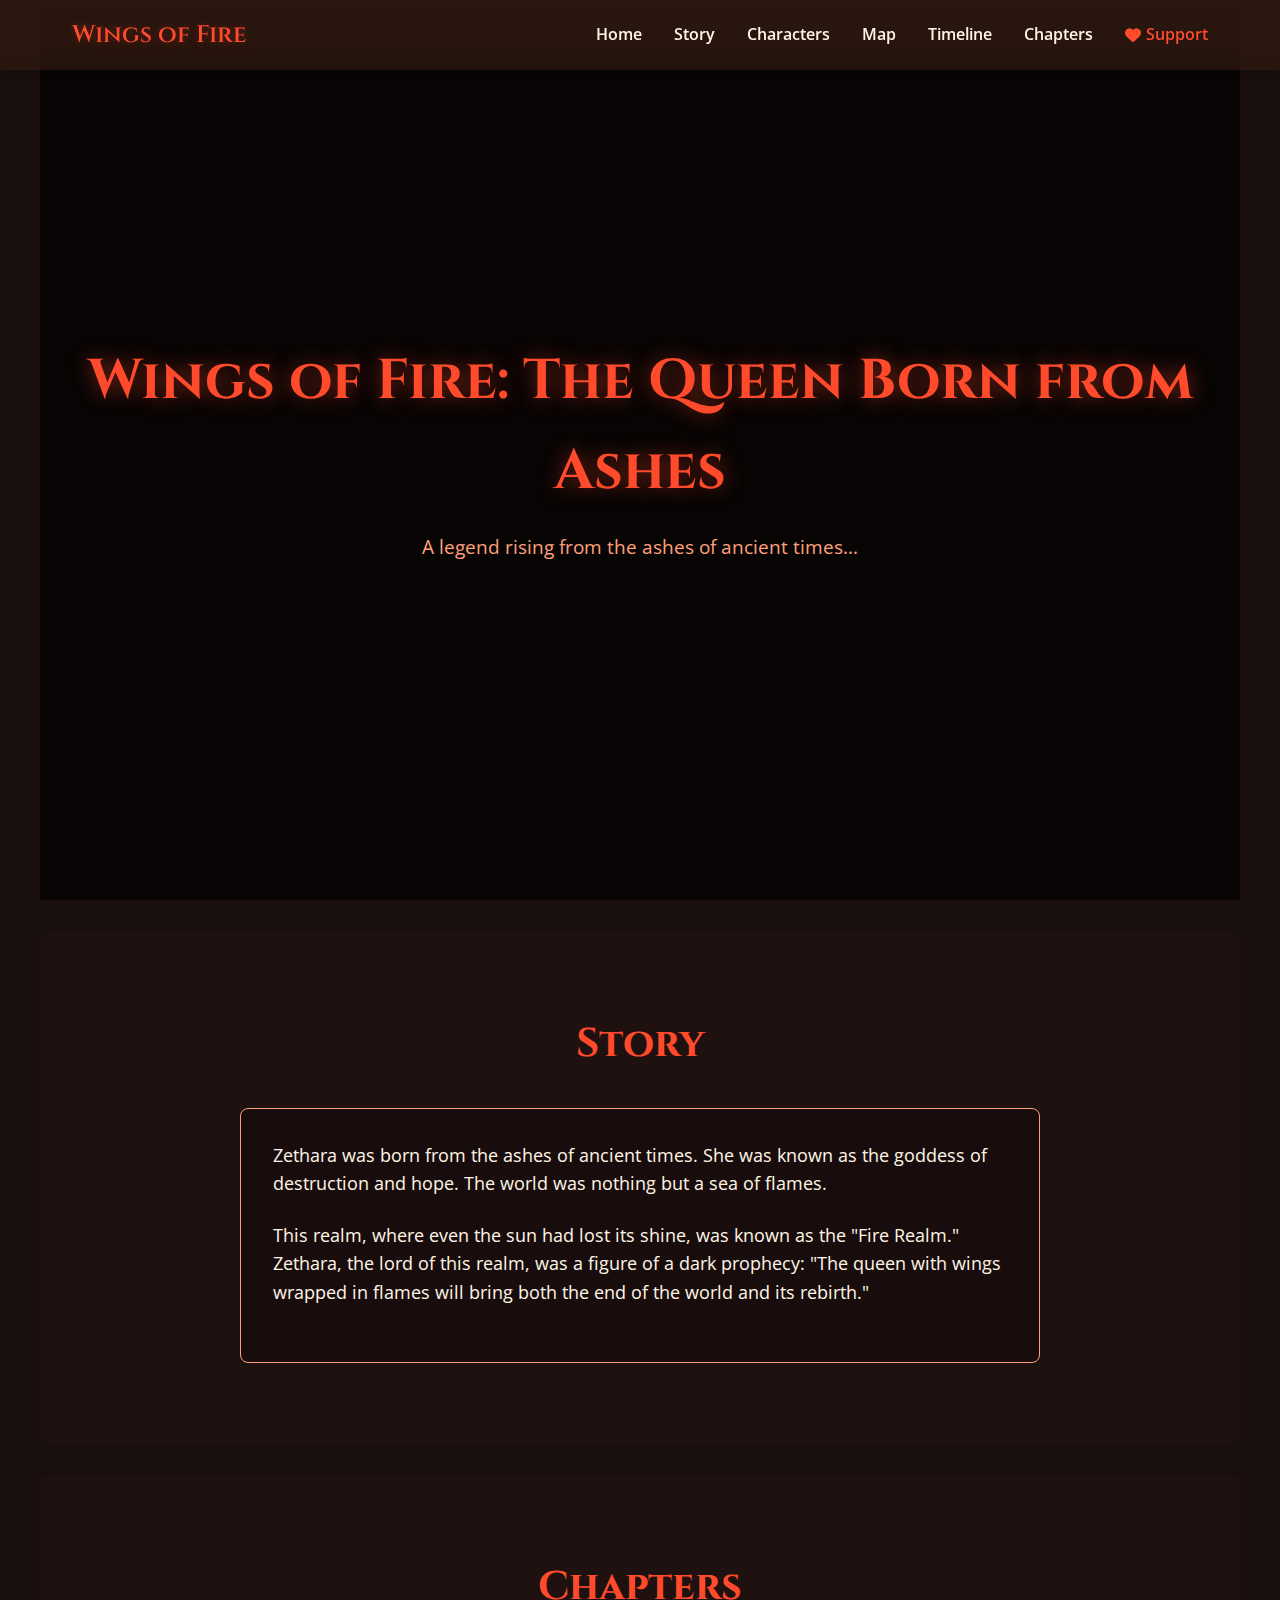
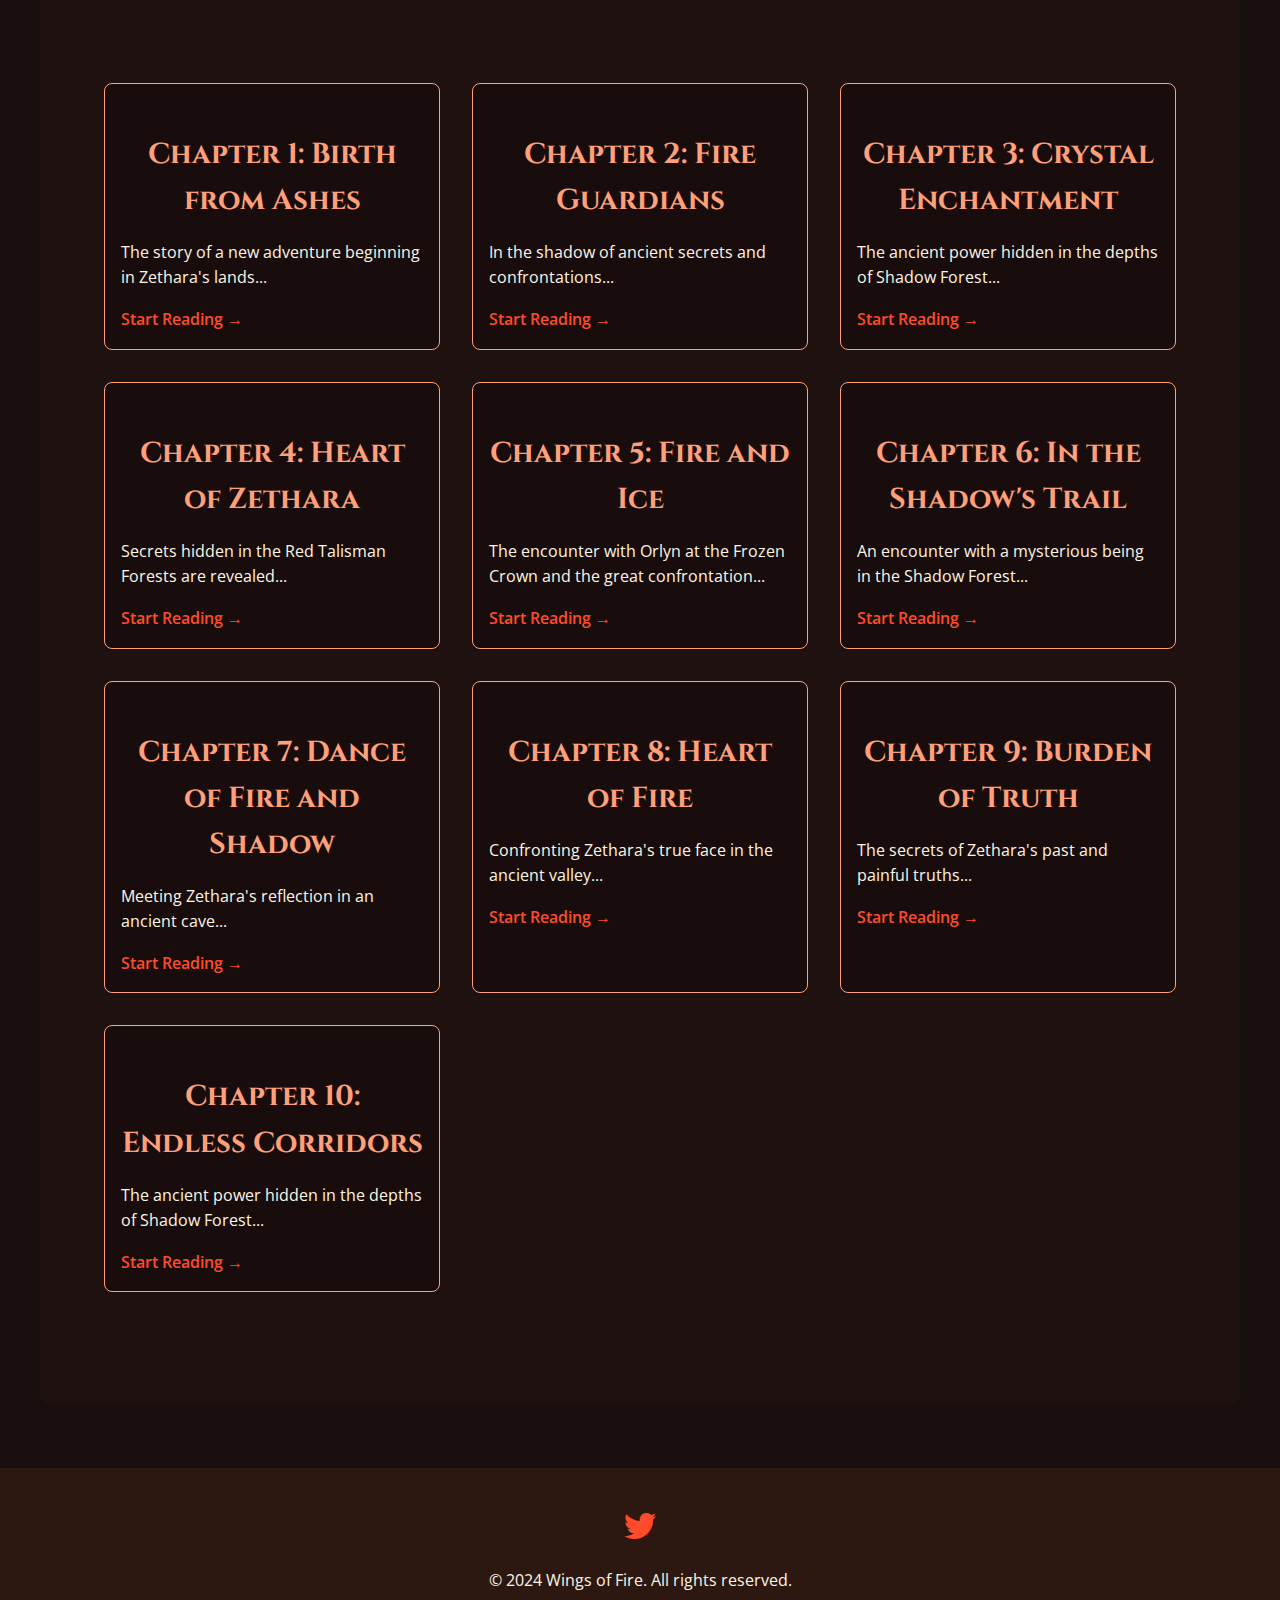
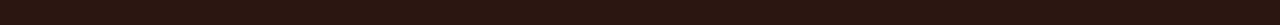
<file: index.html>
<!DOCTYPE html>
<html lang="en">
<head>
    <meta charset="UTF-8">
    <meta name="viewport" content="width=device-width, initial-scale=1.0">
    <title>Wings of Fire: The Queen Born from Ashes</title>
    <link rel="stylesheet" href="style.css">
    <link rel="stylesheet" href="https://cdnjs.cloudflare.com/ajax/libs/font-awesome/6.0.0/css/all.min.css">
</head>
<body>
    <header class="main-header">
        <nav>
            <div class="logo"><a href="index.html">Wings of Fire</a></div>
            <ul>
                <li><a href="index.html">Home</a></li>
                <li><a href="#story">Story</a></li>
                <li><a href="karakterler.html">Characters</a></li>
                <li><a href="harita.html">Map</a></li>
                <li><a href="kronoloji.html">Timeline</a></li>
                <li><a href="#chapters">Chapters</a></li>
                <li><a href="https://pump.fun/coin/EGmrt3JKU1go9qJf28cedB8XnDzFnYAwe8LSgaQ7pump" target="_blank" class="support-link"><i class="fas fa-heart"></i> Support</a></li>
            </ul>
        </nav>
    </header>

    <main>
        <section class="hero">
            <h1>Wings of Fire: The Queen Born from Ashes</h1>
            <p class="tagline">A legend rising from the ashes of ancient times...</p>
        </section>

        <section id="story" class="story-section">
            <h2>Story</h2>
            <div class="story-content">
                <p>Zethara was born from the ashes of ancient times. She was known as the goddess of destruction and hope. The world was nothing but a sea of flames.</p>
                <p>This realm, where even the sun had lost its shine, was known as the "Fire Realm." Zethara, the lord of this realm, was a figure of a dark prophecy: "The queen with wings wrapped in flames will bring both the end of the world and its rebirth."</p>
            </div>
        </section>

        <section id="chapters" class="chapters-section">
            <h2>Chapters</h2>
            <div class="chapters-grid">
                <article class="chapter-card">
                    <h3>Chapter 1: Birth from Ashes</h3>
                    <p>The story of a new adventure beginning in Zethara's lands...</p>
                    <a href="bolum1.html" class="read-more">Start Reading →</a>
                </article>
                <article class="chapter-card">
                    <h3>Chapter 2: Fire Guardians</h3>
                    <p>In the shadow of ancient secrets and confrontations...</p>
                    <a href="bolum2.html" class="read-more">Start Reading →</a>
                </article>
                <article class="chapter-card">
                    <h3>Chapter 3: Crystal Enchantment</h3>
                    <p>The ancient power hidden in the depths of Shadow Forest...</p>
                    <a href="bolum3.html" class="read-more">Start Reading →</a>
                </article>
                <article class="chapter-card">
                    <h3>Chapter 4: Heart of Zethara</h3>
                    <p>Secrets hidden in the Red Talisman Forests are revealed...</p>
                    <a href="bolum4.html" class="read-more">Start Reading →</a>
                </article>
                <article class="chapter-card">
                    <h3>Chapter 5: Fire and Ice</h3>
                    <p>The encounter with Orlyn at the Frozen Crown and the great confrontation...</p>
                    <a href="bolum5.html" class="read-more">Start Reading →</a>
                </article>
                <article class="chapter-card">
                    <h3>Chapter 6: In the Shadow's Trail</h3>
                    <p>An encounter with a mysterious being in the Shadow Forest...</p>
                    <a href="bolum6.html" class="read-more">Start Reading →</a>
                </article>
                <article class="chapter-card">
                    <h3>Chapter 7: Dance of Fire and Shadow</h3>
                    <p>Meeting Zethara's reflection in an ancient cave...</p>
                    <a href="bolum7.html" class="read-more">Start Reading →</a>
                </article>
                <article class="chapter-card">
                    <h3>Chapter 8: Heart of Fire</h3>
                    <p>Confronting Zethara's true face in the ancient valley...</p>
                    <a href="bolum8.html" class="read-more">Start Reading →</a>
                </article>
                <article class="chapter-card">
                    <h3>Chapter 9: Burden of Truth</h3>
                    <p>The secrets of Zethara's past and painful truths...</p>
                    <a href="bolum9.html" class="read-more">Start Reading →</a>
                </article>
                <article class="chapter-card">
                    <h3>Chapter 10: Endless Corridors</h3>
                    <p>The ancient power hidden in the depths of Shadow Forest...</p>
                    <a href="bolum10.html" class="read-more">Start Reading →</a>
                </article>
            </div>
        </section>
    </main>

    <footer>
        <div class="social-media">
            <a href="https://x.com/ZetharaOfficial" target="_blank" class="social-icon">
                <i class="fab fa-twitter"></i>
            </a>
        </div>
        <p>&copy; 2024 Wings of Fire. All rights reserved.</p>
    </footer>

    <script src="script.js"></script>
</body>
</html>
</file>
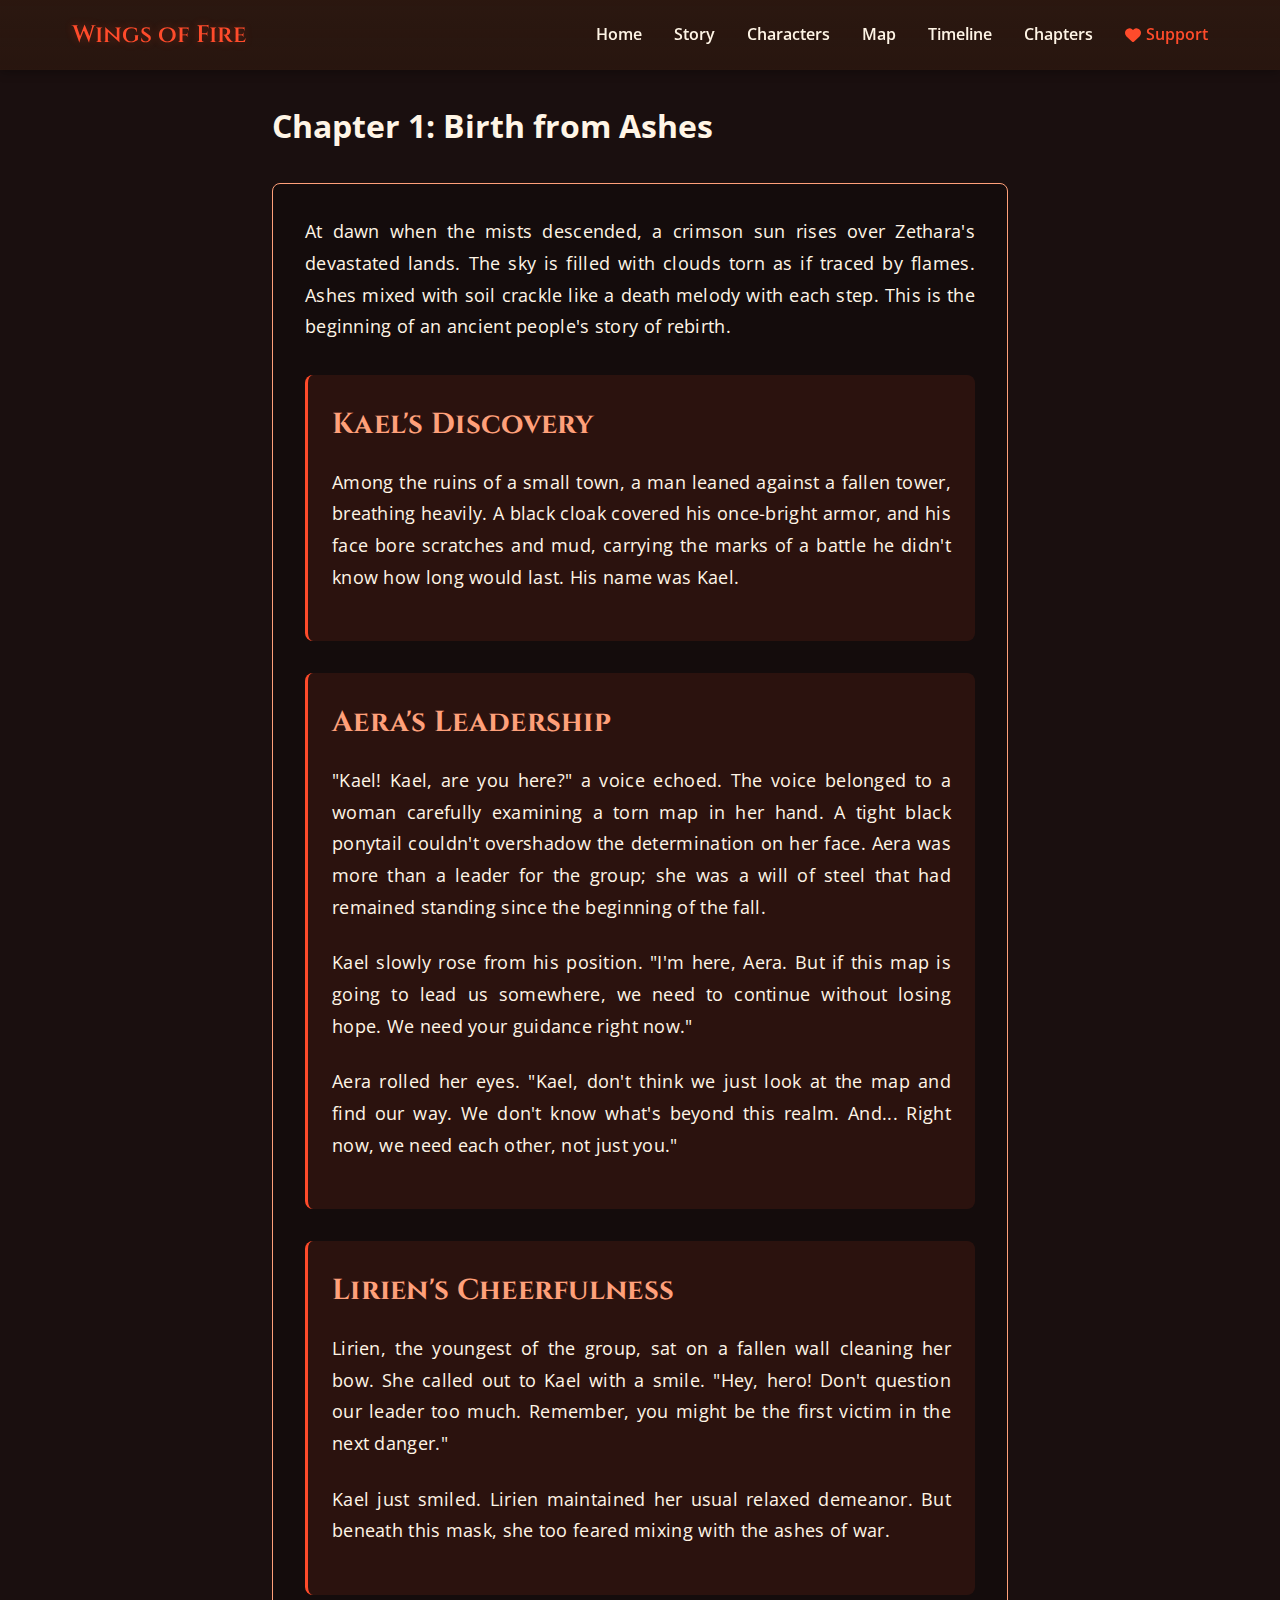
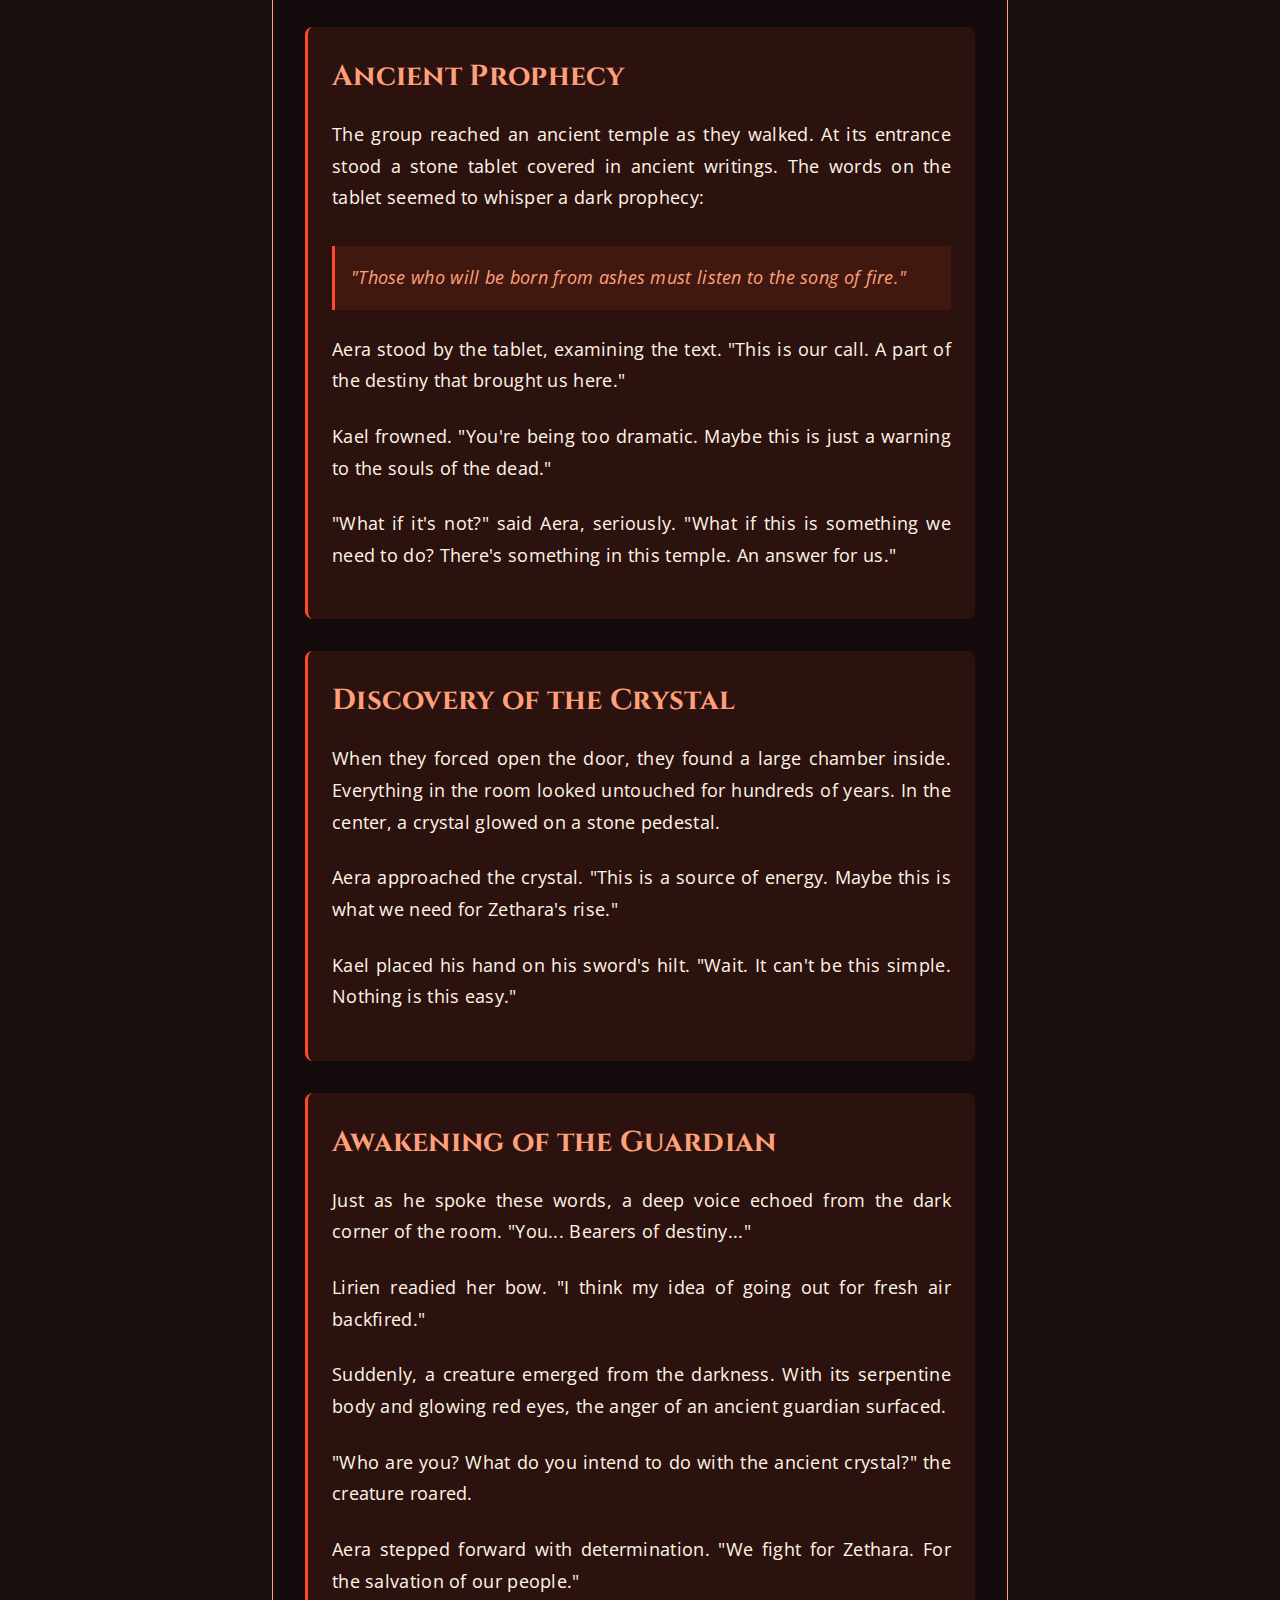
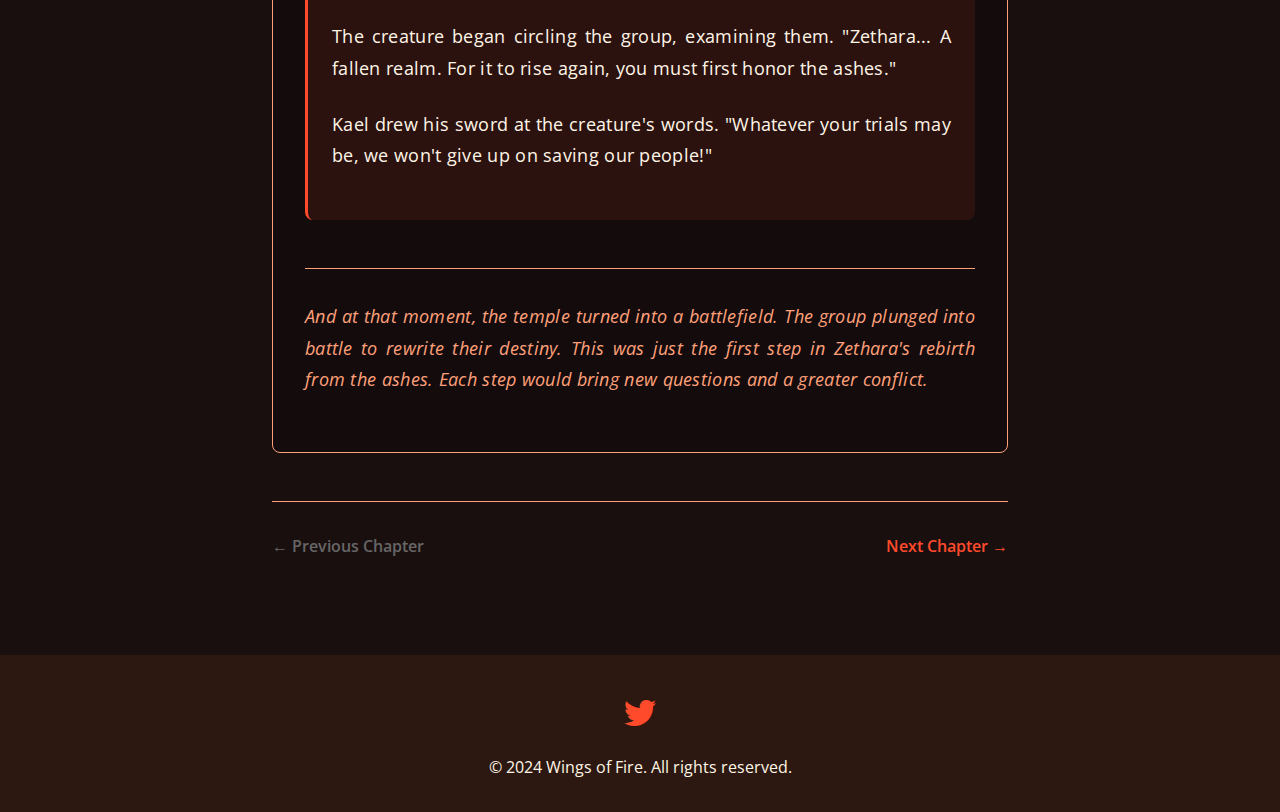
<file: bolum1.html>
<!DOCTYPE html>
<html lang="en">
<head>
    <meta charset="UTF-8">
    <meta name="viewport" content="width=device-width, initial-scale=1.0">
    <title>Chapter 1: Birth from Ashes - Wings of Fire</title>
    <link rel="stylesheet" href="style.css">
    <link rel="stylesheet" href="https://cdnjs.cloudflare.com/ajax/libs/font-awesome/6.0.0/css/all.min.css">
</head>
<body>
    <header class="main-header">
        <nav>
            <div class="logo"><a href="index.html">Wings of Fire</a></div>
            <ul>
                <li><a href="index.html">Home</a></li>
                <li><a href="index.html#story">Story</a></li>
                <li><a href="karakterler.html">Characters</a></li>
                <li><a href="harita.html">Map</a></li>
                <li><a href="kronoloji.html">Timeline</a></li>
                <li><a href="index.html#chapters">Chapters</a></li>
                <li><a href="https://pump.fun/coin/EGmrt3JKU1go9qJf28cedB8XnDzFnYAwe8LSgaQ7pump" target="_blank" class="support-link"><i class="fas fa-heart"></i> Support</a></li>
            </ul>
        </nav>
    </header>

    <main class="chapter-content">
        <article>
            <h1>Chapter 1: Birth from Ashes</h1>

            <div class="chapter-text">
                <p>At dawn when the mists descended, a crimson sun rises over Zethara's devastated lands. The sky is filled with clouds torn as if traced by flames. Ashes mixed with soil crackle like a death melody with each step. This is the beginning of an ancient people's story of rebirth.</p>

                <div class="character-section">
                    <h2>Kael's Discovery</h2>
                    <p>Among the ruins of a small town, a man leaned against a fallen tower, breathing heavily. A black cloak covered his once-bright armor, and his face bore scratches and mud, carrying the marks of a battle he didn't know how long would last. His name was Kael.</p>
                </div>

                <div class="character-section">
                    <h2>Aera's Leadership</h2>
                    <p>"Kael! Kael, are you here?" a voice echoed. The voice belonged to a woman carefully examining a torn map in her hand. A tight black ponytail couldn't overshadow the determination on her face. Aera was more than a leader for the group; she was a will of steel that had remained standing since the beginning of the fall.</p>
                    <p>Kael slowly rose from his position. "I'm here, Aera. But if this map is going to lead us somewhere, we need to continue without losing hope. We need your guidance right now."</p>
                    <p>Aera rolled her eyes. "Kael, don't think we just look at the map and find our way. We don't know what's beyond this realm. And... Right now, we need each other, not just you."</p>
                </div>

                <div class="character-section">
                    <h2>Lirien's Cheerfulness</h2>
                    <p>Lirien, the youngest of the group, sat on a fallen wall cleaning her bow. She called out to Kael with a smile. "Hey, hero! Don't question our leader too much. Remember, you might be the first victim in the next danger."</p>
                    <p>Kael just smiled. Lirien maintained her usual relaxed demeanor. But beneath this mask, she too feared mixing with the ashes of war.</p>
                </div>

                <div class="character-section">
                    <h2>Ancient Prophecy</h2>
                    <p>The group reached an ancient temple as they walked. At its entrance stood a stone tablet covered in ancient writings. The words on the tablet seemed to whisper a dark prophecy:</p>
                    <p class="quote">"Those who will be born from ashes must listen to the song of fire."</p>
                    <p>Aera stood by the tablet, examining the text. "This is our call. A part of the destiny that brought us here."</p>
                    <p>Kael frowned. "You're being too dramatic. Maybe this is just a warning to the souls of the dead."</p>
                    <p>"What if it's not?" said Aera, seriously. "What if this is something we need to do? There's something in this temple. An answer for us."</p>
                </div>

                <div class="character-section">
                    <h2>Discovery of the Crystal</h2>
                    <p>When they forced open the door, they found a large chamber inside. Everything in the room looked untouched for hundreds of years. In the center, a crystal glowed on a stone pedestal.</p>
                    <p>Aera approached the crystal. "This is a source of energy. Maybe this is what we need for Zethara's rise."</p>
                    <p>Kael placed his hand on his sword's hilt. "Wait. It can't be this simple. Nothing is this easy."</p>
                </div>

                <div class="character-section">
                    <h2>Awakening of the Guardian</h2>
                    <p>Just as he spoke these words, a deep voice echoed from the dark corner of the room. "You... Bearers of destiny..."</p>
                    <p>Lirien readied her bow. "I think my idea of going out for fresh air backfired."</p>
                    <p>Suddenly, a creature emerged from the darkness. With its serpentine body and glowing red eyes, the anger of an ancient guardian surfaced.</p>
                    <p>"Who are you? What do you intend to do with the ancient crystal?" the creature roared.</p>
                    <p>Aera stepped forward with determination. "We fight for Zethara. For the salvation of our people."</p>
                    <p>The creature began circling the group, examining them. "Zethara... A fallen realm. For it to rise again, you must first honor the ashes."</p>
                    <p>Kael drew his sword at the creature's words. "Whatever your trials may be, we won't give up on saving our people!"</p>
                </div>

                <p class="chapter-end">And at that moment, the temple turned into a battlefield. The group plunged into battle to rewrite their destiny. This was just the first step in Zethara's rebirth from the ashes. Each step would bring new questions and a greater conflict.</p>
            </div>

            <div class="chapter-navigation">
                <a href="#" class="nav-button disabled">← Previous Chapter</a>
                <a href="bolum2.html" class="nav-button">Next Chapter →</a>
            </div>
        </article>
    </main>

    <footer>
        <div class="social-media">
            <a href="https://x.com/ZetharaOfficial" target="_blank" class="social-icon">
                <i class="fab fa-twitter"></i>
            </a>
        </div>
        <p>&copy; 2024 Wings of Fire. All rights reserved.</p>
    </footer>

    <script>
        // Chapter transition animation
        document.querySelectorAll('.nav-button').forEach(button => {
            button.addEventListener('click', function(e) {
                if (!this.classList.contains('disabled')) {
                    e.preventDefault();
                    const href = this.getAttribute('href');
                    
                    // Flame animation
                    const flame = document.createElement('div');
                    flame.className = 'flame-transition';
                    document.body.appendChild(flame);

                    // Redirect after animation completes
                    setTimeout(() => {
                        window.location.href = href;
                    }, 1000);
                }
            });
        });
    </script>
</body>
</html>
</file>
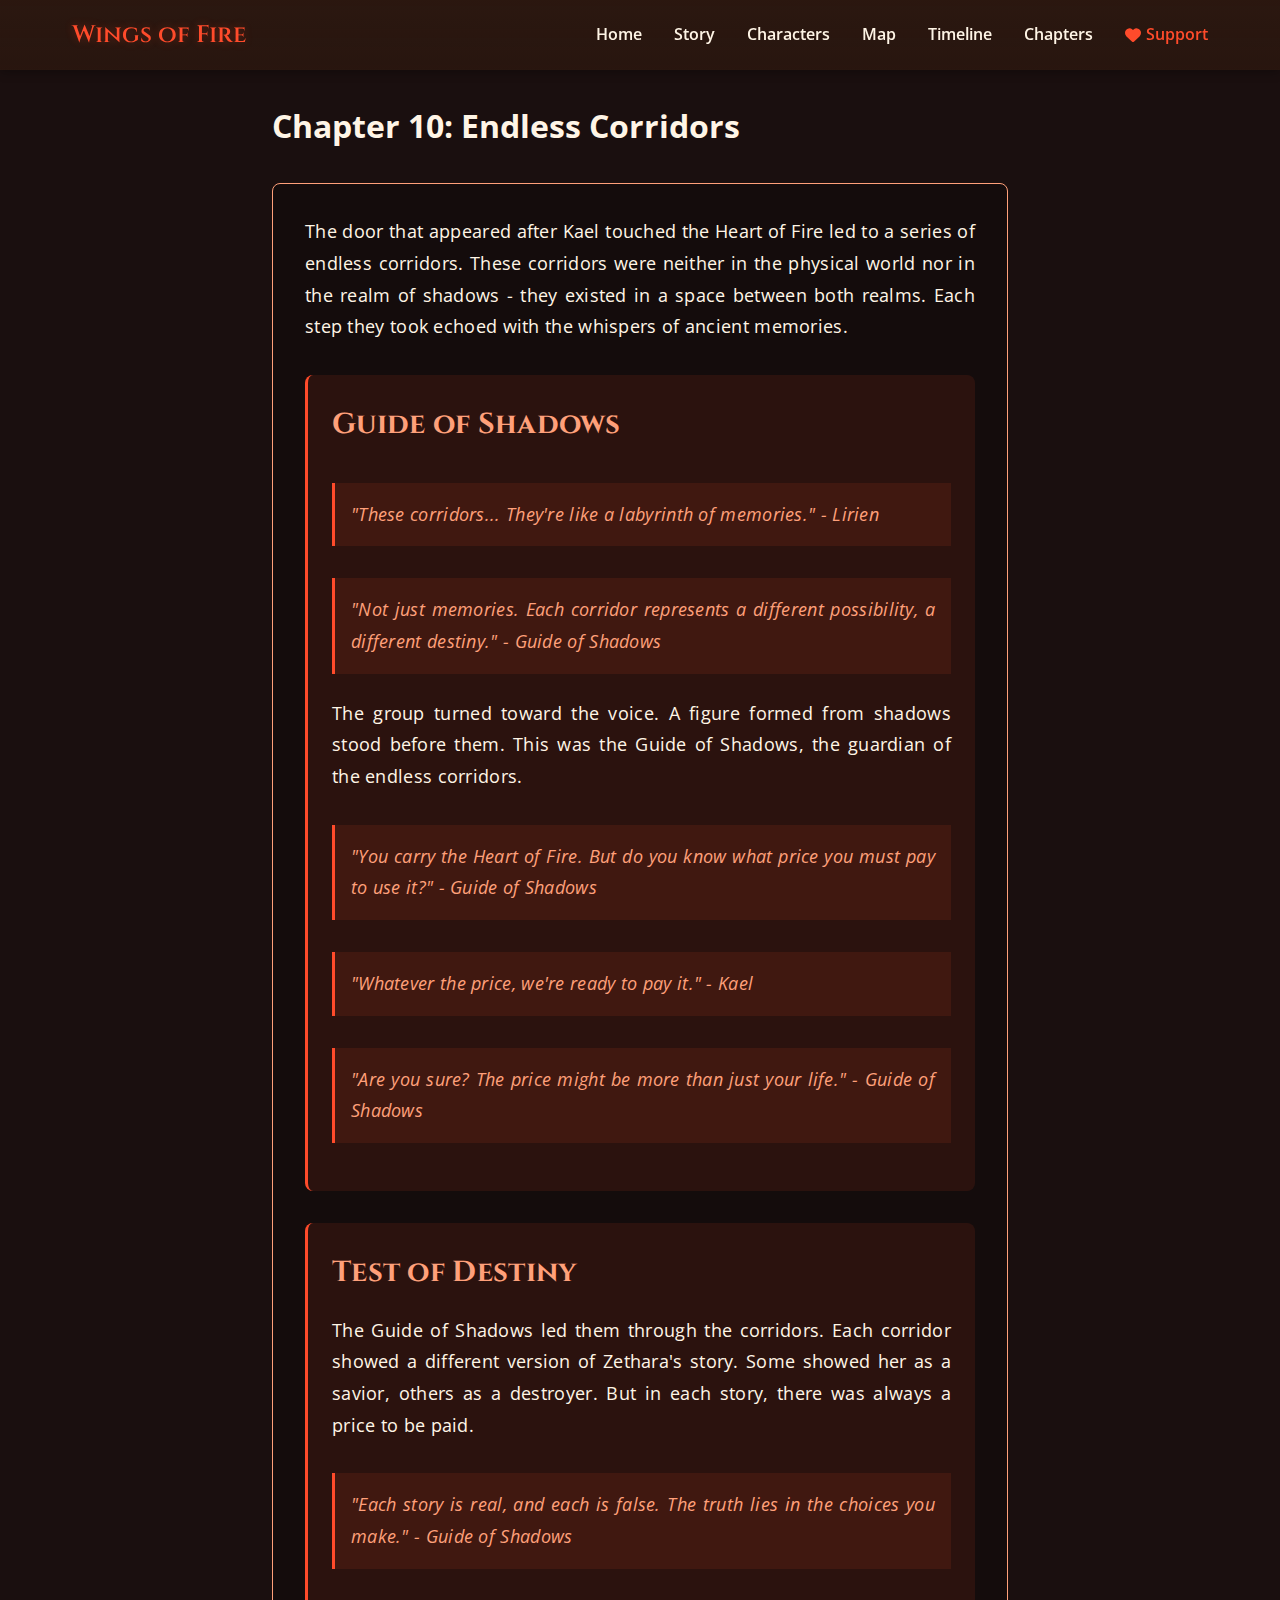
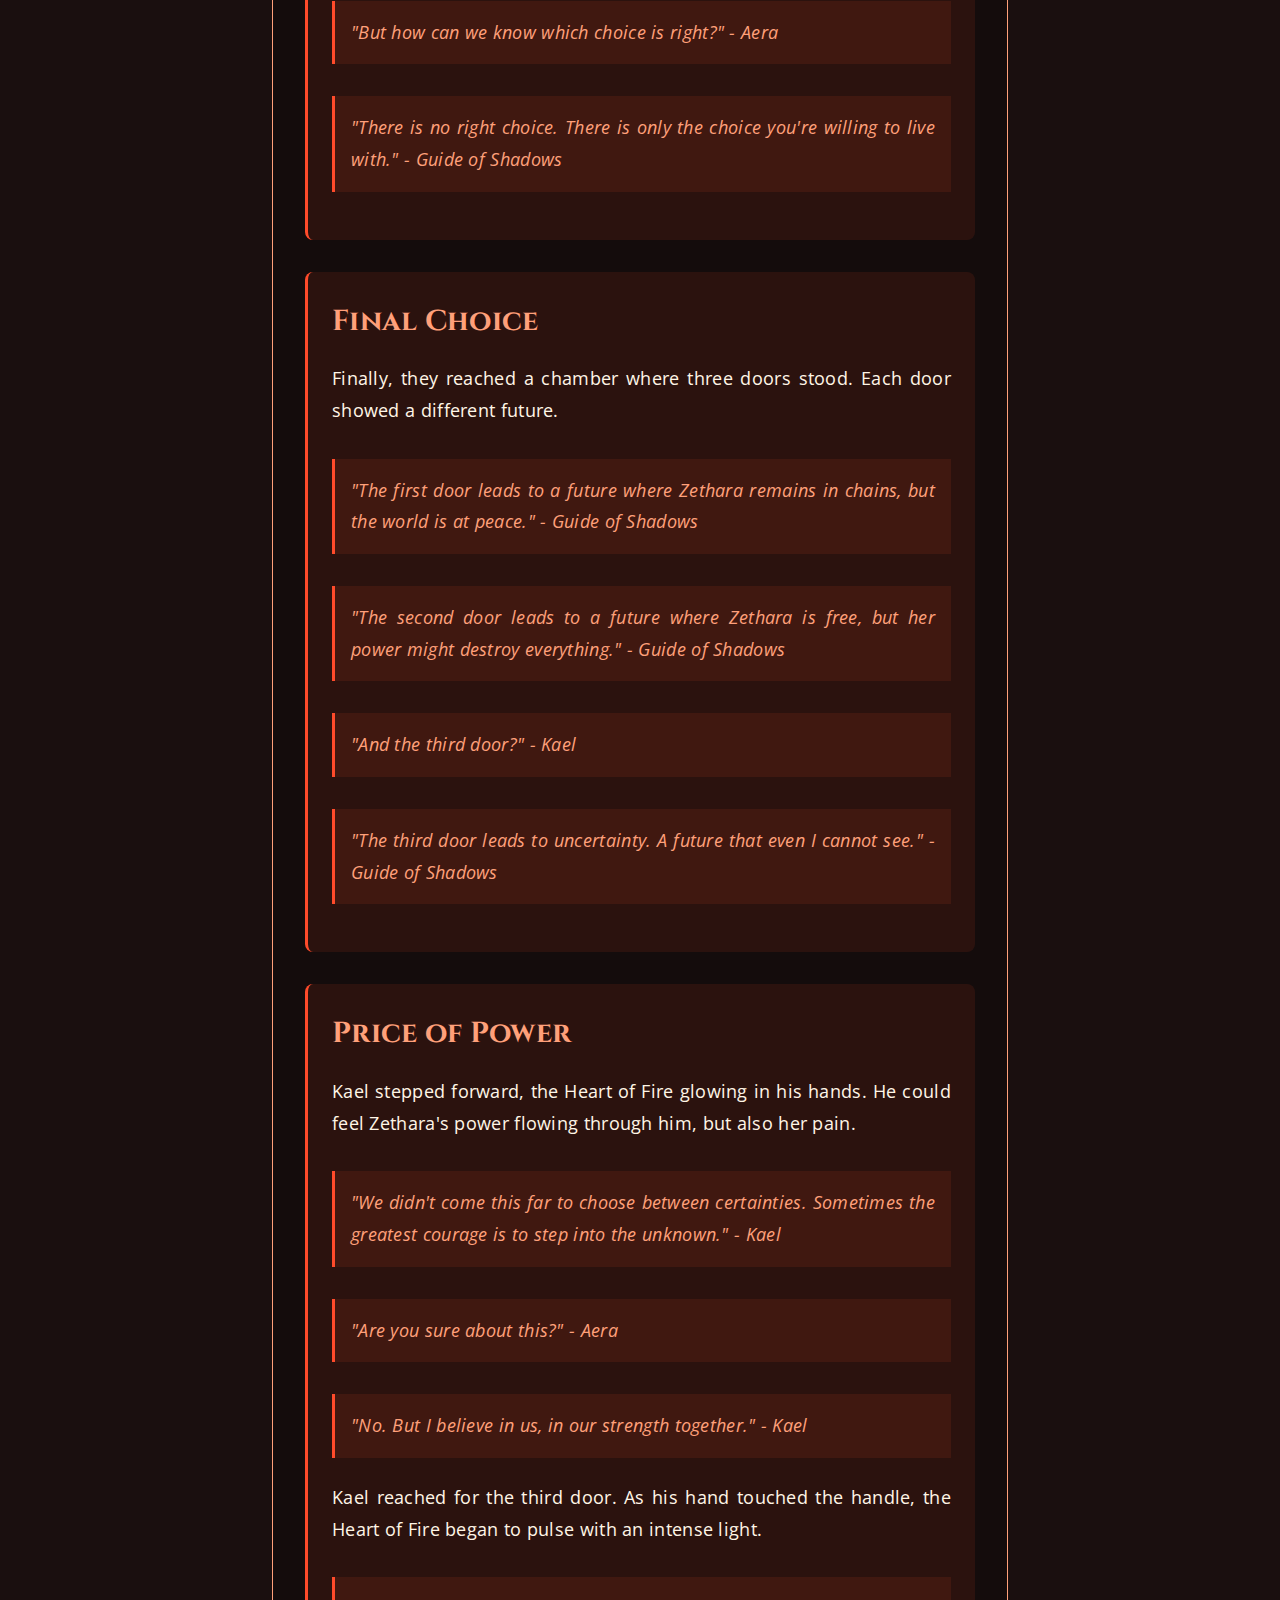
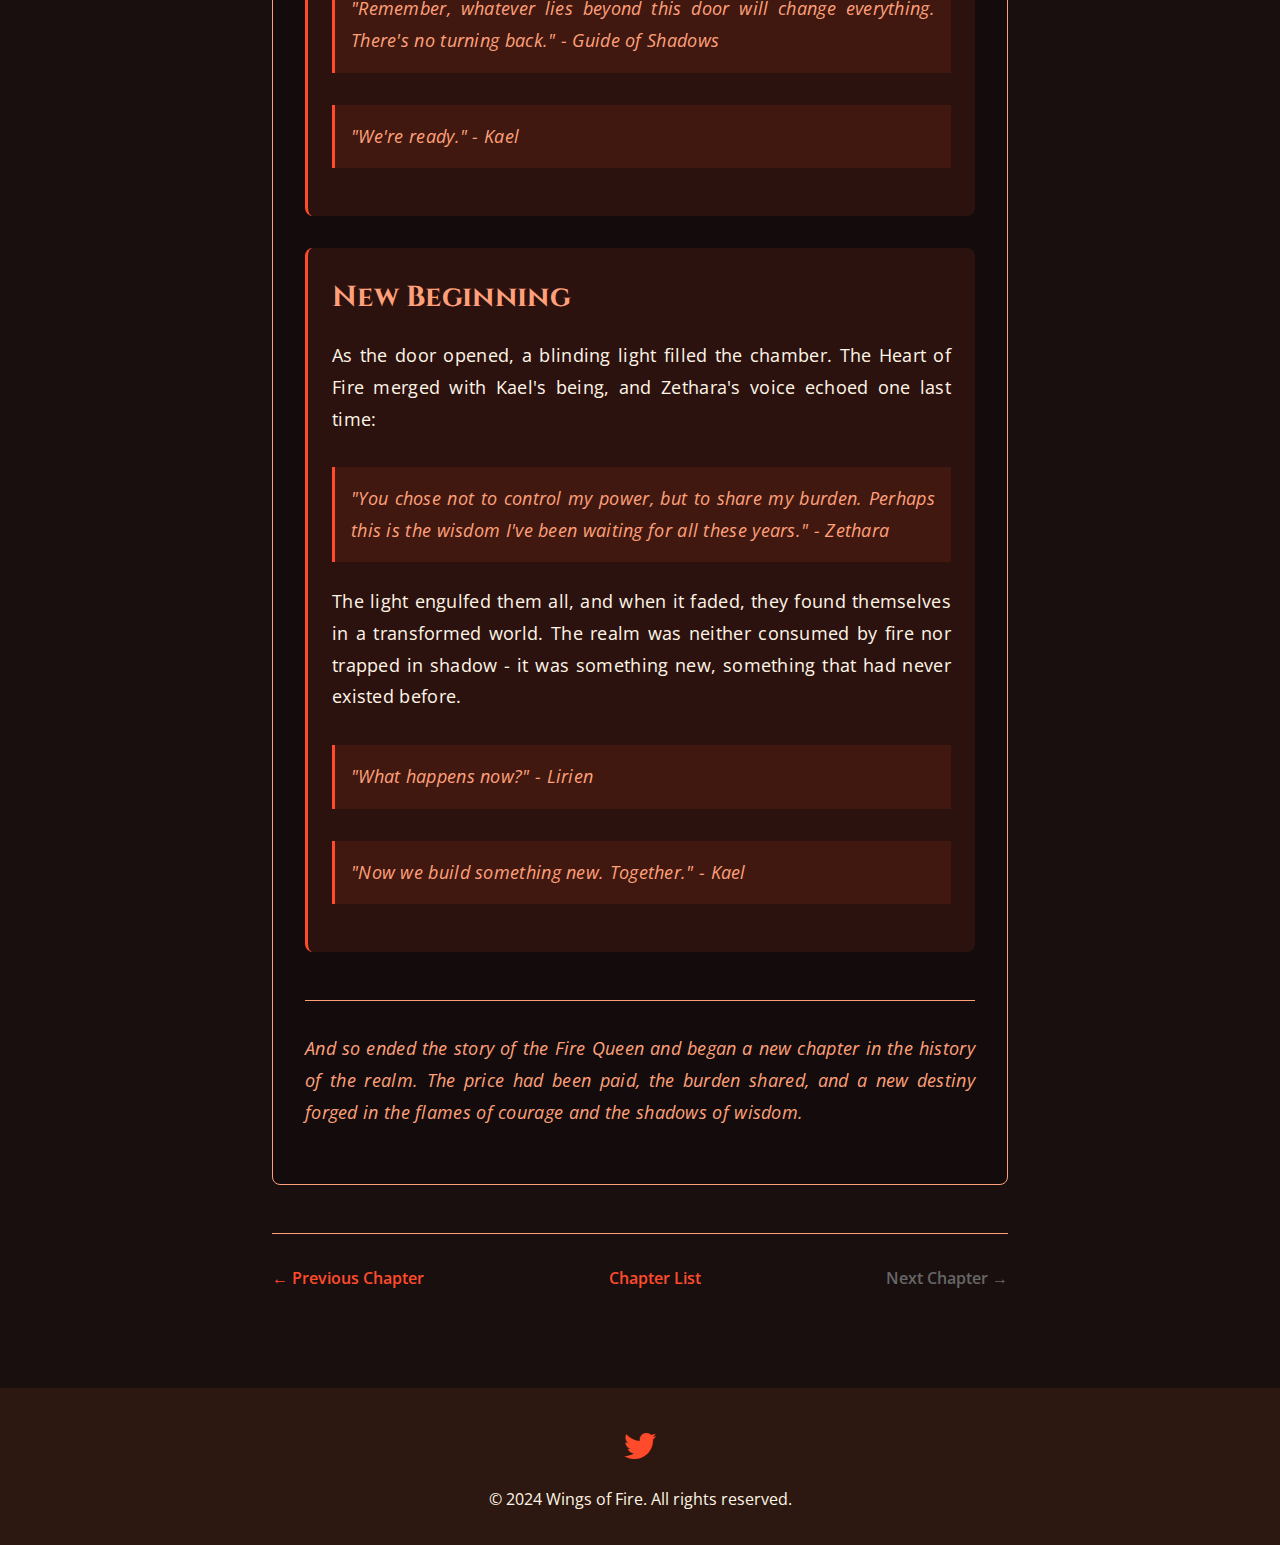
<file: bolum10.html>
<!DOCTYPE html>
<html lang="en">
<head>
    <meta charset="UTF-8">
    <meta name="viewport" content="width=device-width, initial-scale=1.0">
    <title>Chapter 10: Endless Corridors - Wings of Fire</title>
    <link rel="stylesheet" href="style.css">
    <link rel="stylesheet" href="https://cdnjs.cloudflare.com/ajax/libs/font-awesome/6.0.0/css/all.min.css">
</head>
<body>
    <header class="main-header">
        <nav>
            <div class="logo"><a href="index.html">Wings of Fire</a></div>
            <ul>
                <li><a href="index.html">Home</a></li>
                <li><a href="index.html#story">Story</a></li>
                <li><a href="karakterler.html">Characters</a></li>
                <li><a href="harita.html">Map</a></li>
                <li><a href="kronoloji.html">Timeline</a></li>
                <li><a href="index.html#chapters">Chapters</a></li>
                <li><a href="https://pump.fun/coin/EGmrt3JKU1go9qJf28cedB8XnDzFnYAwe8LSgaQ7pump" target="_blank" class="support-link"><i class="fas fa-heart"></i> Support</a></li>
            </ul>
        </nav>
    </header>

    <main class="chapter-content">
        <article class="chapter">
            <h1>Chapter 10: Endless Corridors</h1>
            
            <div class="chapter-text">
                <p>The door that appeared after Kael touched the Heart of Fire led to a series of endless corridors. These corridors were neither in the physical world nor in the realm of shadows - they existed in a space between both realms. Each step they took echoed with the whispers of ancient memories.</p>

                <div class="character-section">
                    <h2>Guide of Shadows</h2>
                    <div class="dialogue">
                        <p class="quote">"These corridors... They're like a labyrinth of memories." - Lirien</p>
                        <p class="quote">"Not just memories. Each corridor represents a different possibility, a different destiny." - Guide of Shadows</p>
                    </div>

                    <p>The group turned toward the voice. A figure formed from shadows stood before them. This was the Guide of Shadows, the guardian of the endless corridors.</p>

                    <div class="dialogue">
                        <p class="quote">"You carry the Heart of Fire. But do you know what price you must pay to use it?" - Guide of Shadows</p>
                        <p class="quote">"Whatever the price, we're ready to pay it." - Kael</p>
                        <p class="quote">"Are you sure? The price might be more than just your life." - Guide of Shadows</p>
                    </div>
                </div>

                <div class="character-section">
                    <h2>Test of Destiny</h2>
                    <p>The Guide of Shadows led them through the corridors. Each corridor showed a different version of Zethara's story. Some showed her as a savior, others as a destroyer. But in each story, there was always a price to be paid.</p>

                    <div class="dialogue">
                        <p class="quote">"Each story is real, and each is false. The truth lies in the choices you make." - Guide of Shadows</p>
                        <p class="quote">"But how can we know which choice is right?" - Aera</p>
                        <p class="quote">"There is no right choice. There is only the choice you're willing to live with." - Guide of Shadows</p>
                    </div>
                </div>

                <div class="character-section">
                    <h2>Final Choice</h2>
                    <p>Finally, they reached a chamber where three doors stood. Each door showed a different future.</p>

                    <div class="dialogue">
                        <p class="quote">"The first door leads to a future where Zethara remains in chains, but the world is at peace." - Guide of Shadows</p>
                        <p class="quote">"The second door leads to a future where Zethara is free, but her power might destroy everything." - Guide of Shadows</p>
                        <p class="quote">"And the third door?" - Kael</p>
                        <p class="quote">"The third door leads to uncertainty. A future that even I cannot see." - Guide of Shadows</p>
                    </div>
                </div>

                <div class="character-section">
                    <h2>Price of Power</h2>
                    <p>Kael stepped forward, the Heart of Fire glowing in his hands. He could feel Zethara's power flowing through him, but also her pain.</p>

                    <div class="dialogue">
                        <p class="quote">"We didn't come this far to choose between certainties. Sometimes the greatest courage is to step into the unknown." - Kael</p>
                        <p class="quote">"Are you sure about this?" - Aera</p>
                        <p class="quote">"No. But I believe in us, in our strength together." - Kael</p>
                    </div>

                    <p>Kael reached for the third door. As his hand touched the handle, the Heart of Fire began to pulse with an intense light.</p>

                    <div class="dialogue">
                        <p class="quote">"Remember, whatever lies beyond this door will change everything. There's no turning back." - Guide of Shadows</p>
                        <p class="quote">"We're ready." - Kael</p>
                    </div>
                </div>

                <div class="character-section">
                    <h2>New Beginning</h2>
                    <p>As the door opened, a blinding light filled the chamber. The Heart of Fire merged with Kael's being, and Zethara's voice echoed one last time:</p>

                    <div class="dialogue">
                        <p class="quote">"You chose not to control my power, but to share my burden. Perhaps this is the wisdom I've been waiting for all these years." - Zethara</p>
                    </div>

                    <p>The light engulfed them all, and when it faded, they found themselves in a transformed world. The realm was neither consumed by fire nor trapped in shadow - it was something new, something that had never existed before.</p>

                    <div class="dialogue">
                        <p class="quote">"What happens now?" - Lirien</p>
                        <p class="quote">"Now we build something new. Together." - Kael</p>
                    </div>
                </div>

                <p class="chapter-end">And so ended the story of the Fire Queen and began a new chapter in the history of the realm. The price had been paid, the burden shared, and a new destiny forged in the flames of courage and the shadows of wisdom.</p>
            </div>

            <div class="chapter-navigation">
                <a href="bolum9.html" class="nav-button">← Previous Chapter</a>
                <a href="index.html#chapters" class="nav-button">Chapter List</a>
                <a href="#" class="nav-button disabled">Next Chapter →</a>
            </div>
        </article>
    </main>

    <footer>
        <div class="social-media">
            <a href="https://x.com/ZetharaOfficial" target="_blank" class="social-icon">
                <i class="fab fa-twitter"></i>
            </a>
        </div>
        <p>&copy; 2024 Wings of Fire. All rights reserved.</p>
    </footer>

    <script>
        // Chapter transition animation
        document.querySelectorAll('.nav-button').forEach(button => {
            button.addEventListener('click', function(e) {
                if (!this.classList.contains('disabled')) {
                    e.preventDefault();
                    const href = this.getAttribute('href');
                    
                    // Flame animation
                    const flame = document.createElement('div');
                    flame.className = 'flame-transition';
                    document.body.appendChild(flame);

                    // Redirect after animation completes
                    setTimeout(() => {
                        window.location.href = href;
                    }, 1000);
                }
            });
        });
    </script>
</body>
</html>
</file>
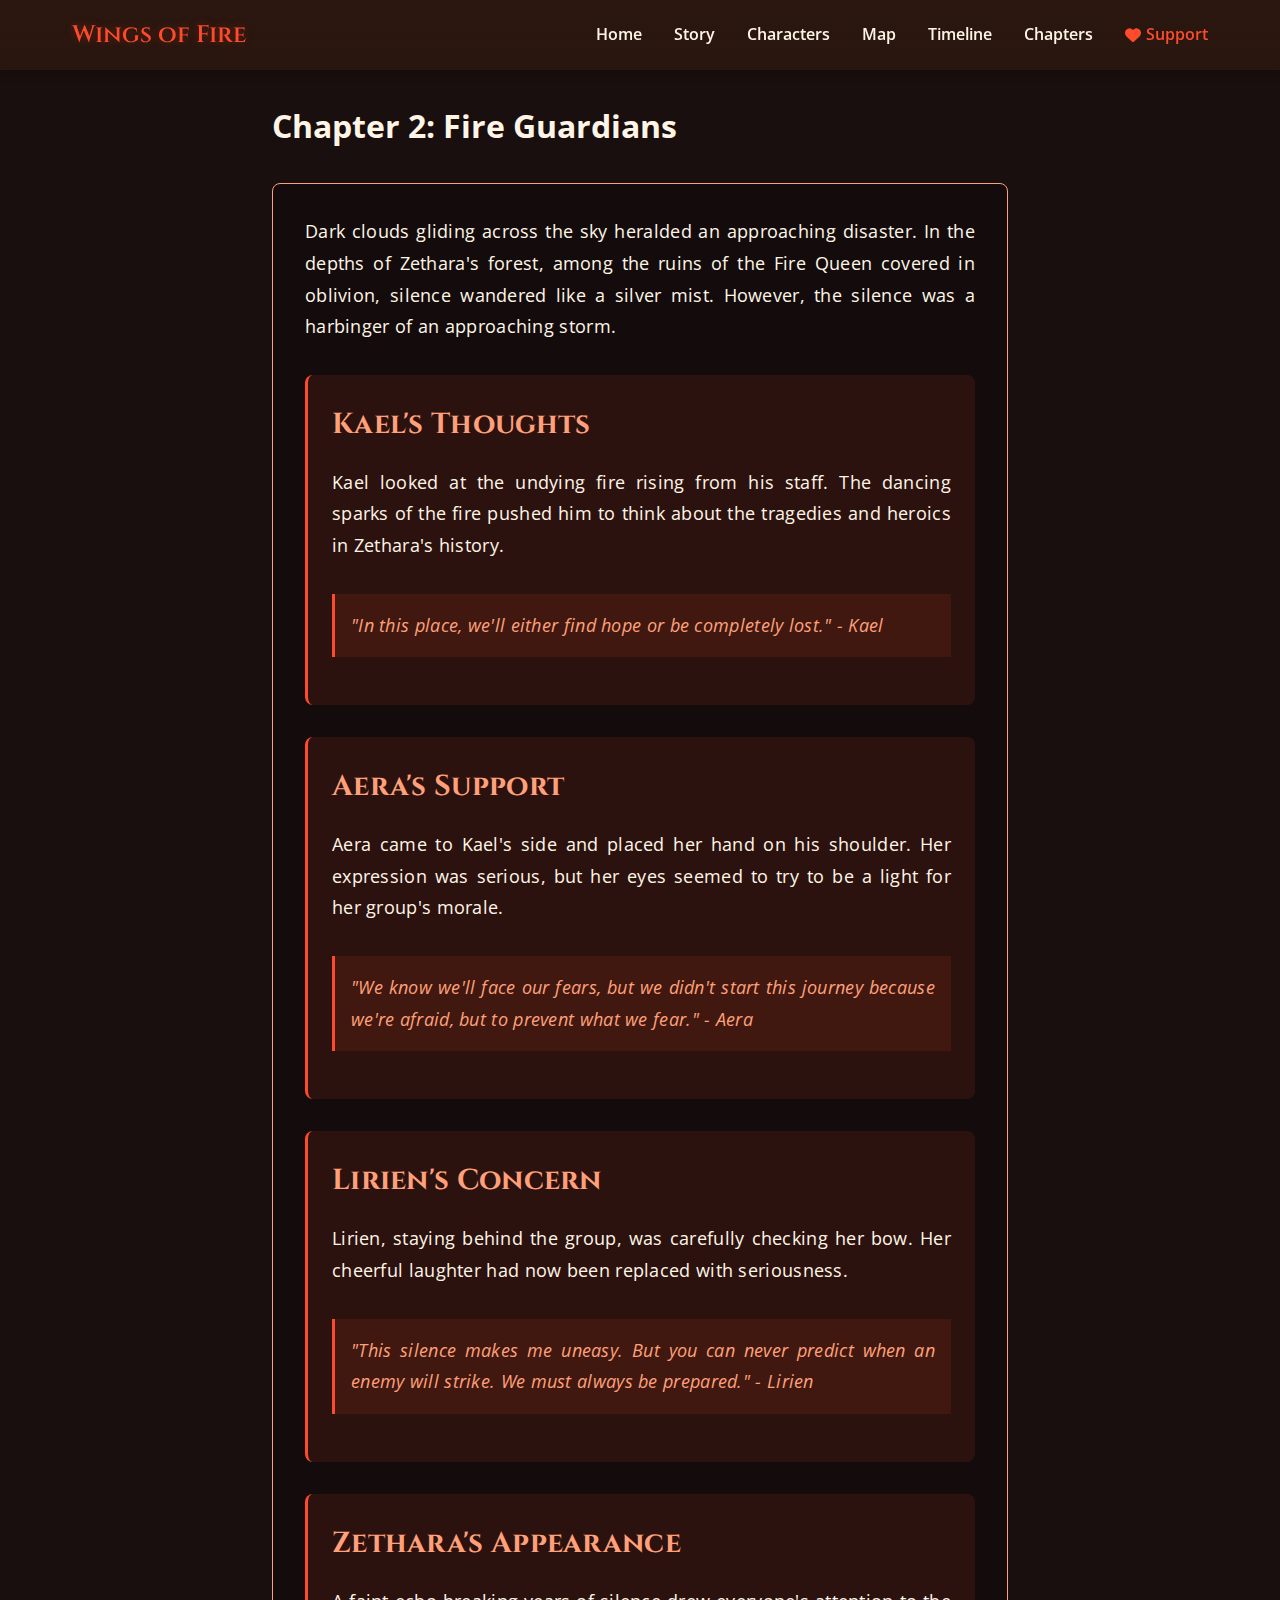
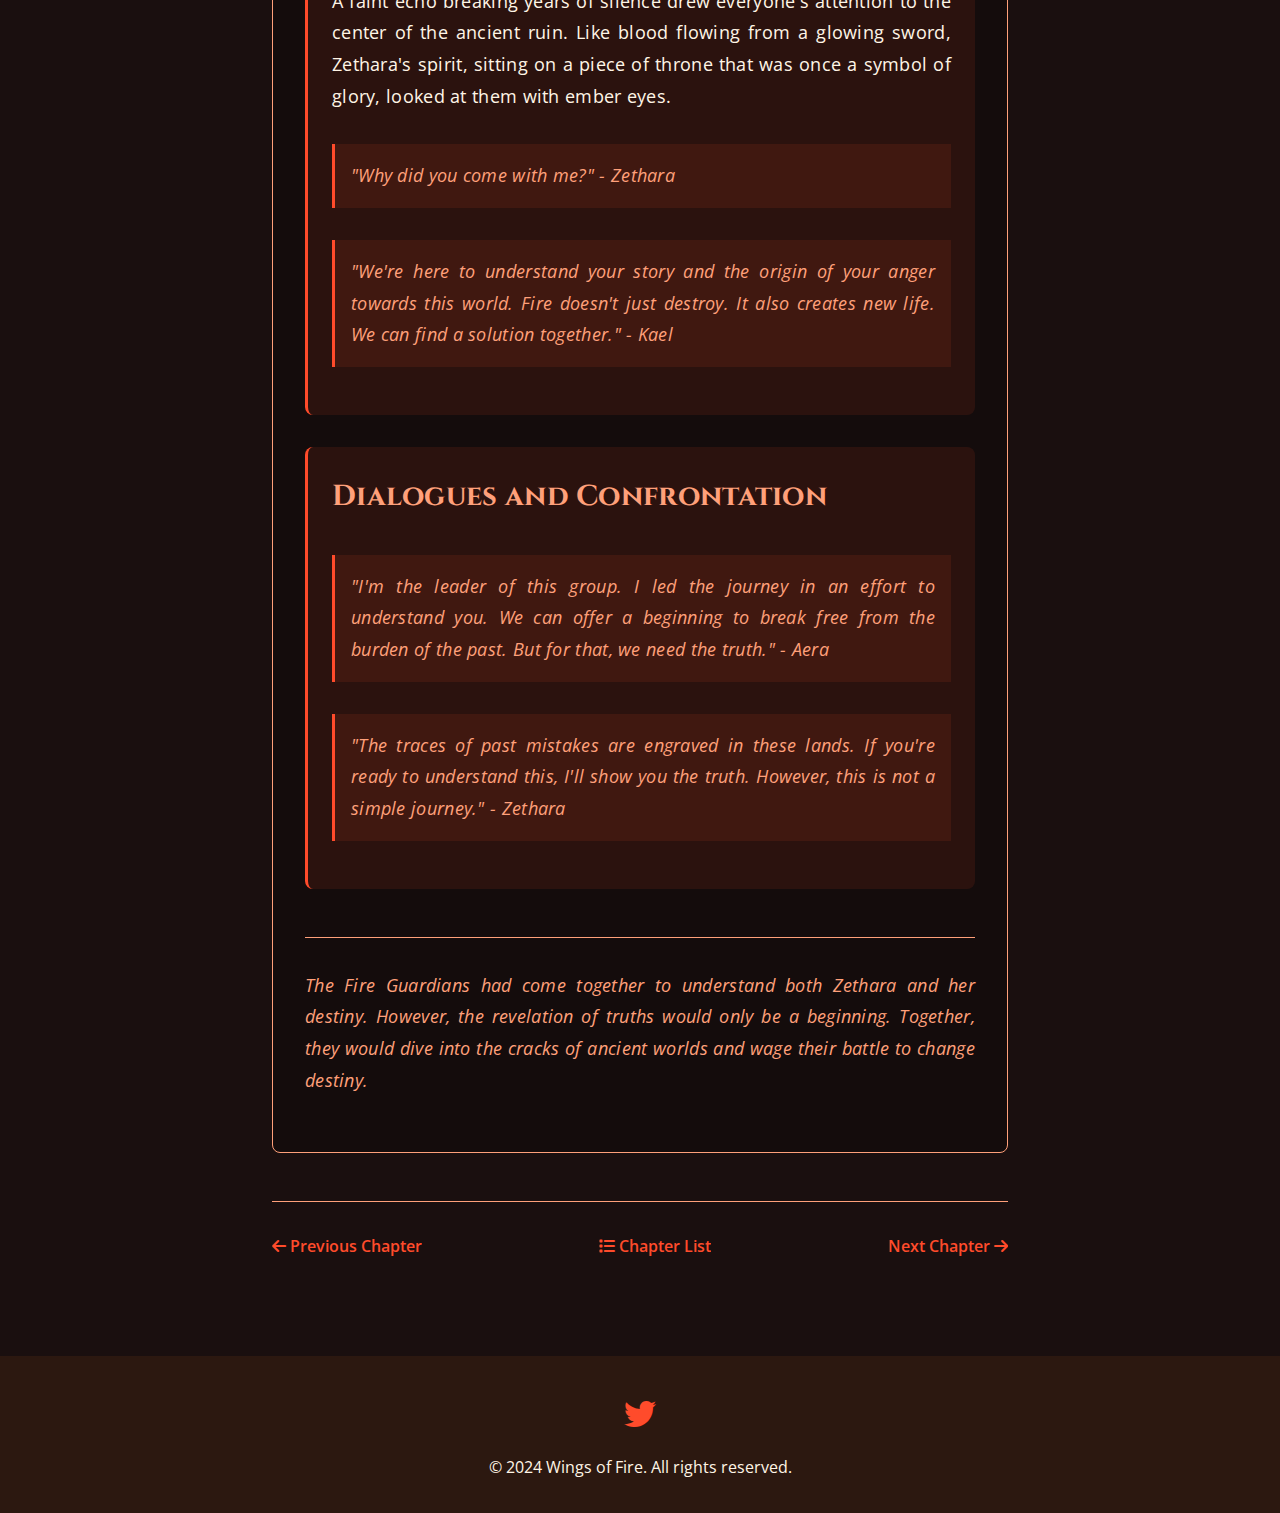
<file: bolum2.html>
<!DOCTYPE html>
<html lang="en">
<head>
    <meta charset="UTF-8">
    <meta name="viewport" content="width=device-width, initial-scale=1.0">
    <title>Chapter 2: Fire Guardians - Wings of Fire</title>
    <link rel="stylesheet" href="style.css">
    <link rel="stylesheet" href="https://cdnjs.cloudflare.com/ajax/libs/font-awesome/6.0.0/css/all.min.css">
</head>
<body>
    <header class="main-header">
        <nav>
            <div class="logo"><a href="index.html">Wings of Fire</a></div>
            <ul>
                <li><a href="index.html">Home</a></li>
                <li><a href="index.html#story">Story</a></li>
                <li><a href="karakterler.html">Characters</a></li>
                <li><a href="harita.html">Map</a></li>
                <li><a href="kronoloji.html">Timeline</a></li>
                <li><a href="index.html#chapters">Chapters</a></li>
                <li><a href="https://pump.fun/coin/EGmrt3JKU1go9qJf28cedB8XnDzFnYAwe8LSgaQ7pump" target="_blank" class="support-link"><i class="fas fa-heart"></i> Support</a></li>
            </ul>
        </nav>
    </header>

    <main class="chapter-content">
        <article class="chapter">
            <h1>Chapter 2: Fire Guardians</h1>
            
            <div class="chapter-text">
                <p>Dark clouds gliding across the sky heralded an approaching disaster. In the depths of Zethara's forest, among the ruins of the Fire Queen covered in oblivion, silence wandered like a silver mist. However, the silence was a harbinger of an approaching storm.</p>

                <div class="character-section">
                    <h2>Kael's Thoughts</h2>
                    <p>Kael looked at the undying fire rising from his staff. The dancing sparks of the fire pushed him to think about the tragedies and heroics in Zethara's history.</p>
                    
                    <div class="dialogue">
                        <p class="quote">"In this place, we'll either find hope or be completely lost." - Kael</p>
                    </div>
                </div>

                <div class="character-section">
                    <h2>Aera's Support</h2>
                    <p>Aera came to Kael's side and placed her hand on his shoulder. Her expression was serious, but her eyes seemed to try to be a light for her group's morale.</p>

                    <div class="dialogue">
                        <p class="quote">"We know we'll face our fears, but we didn't start this journey because we're afraid, but to prevent what we fear." - Aera</p>
                    </div>
                </div>

                <div class="character-section">
                    <h2>Lirien's Concern</h2>
                    <p>Lirien, staying behind the group, was carefully checking her bow. Her cheerful laughter had now been replaced with seriousness.</p>

                    <div class="dialogue">
                        <p class="quote">"This silence makes me uneasy. But you can never predict when an enemy will strike. We must always be prepared." - Lirien</p>
                    </div>
                </div>

                <div class="character-section">
                    <h2>Zethara's Appearance</h2>
                    <p>A faint echo breaking years of silence drew everyone's attention to the center of the ancient ruin. Like blood flowing from a glowing sword, Zethara's spirit, sitting on a piece of throne that was once a symbol of glory, looked at them with ember eyes.</p>

                    <div class="dialogue">
                        <p class="quote">"Why did you come with me?" - Zethara</p>
                        <p class="quote">"We're here to understand your story and the origin of your anger towards this world. Fire doesn't just destroy. It also creates new life. We can find a solution together." - Kael</p>
                    </div>
                </div>

                <div class="character-section">
                    <h2>Dialogues and Confrontation</h2>
                    <div class="dialogue">
                        <p class="quote">"I'm the leader of this group. I led the journey in an effort to understand you. We can offer a beginning to break free from the burden of the past. But for that, we need the truth." - Aera</p>
                        <p class="quote">"The traces of past mistakes are engraved in these lands. If you're ready to understand this, I'll show you the truth. However, this is not a simple journey." - Zethara</p>
                    </div>
                </div>

                <p class="chapter-end">The Fire Guardians had come together to understand both Zethara and her destiny. However, the revelation of truths would only be a beginning. Together, they would dive into the cracks of ancient worlds and wage their battle to change destiny.</p>
            </div>

            <div class="chapter-navigation">
                <a href="bolum1.html" class="nav-button"><i class="fas fa-arrow-left"></i> Previous Chapter</a>
                <a href="index.html#chapters" class="nav-button"><i class="fas fa-list"></i> Chapter List</a>
                <a href="bolum3.html" class="nav-button">Next Chapter <i class="fas fa-arrow-right"></i></a>
            </div>
        </article>
    </main>

    <footer>
        <div class="social-media">
            <a href="https://x.com/ZetharaOfficial" target="_blank" class="social-icon">
                <i class="fab fa-twitter"></i>
            </a>
        </div>
        <p>&copy; 2024 Wings of Fire. All rights reserved.</p>
    </footer>

    <script>
        // Chapter transition animation
        document.querySelectorAll('.nav-button').forEach(button => {
            button.addEventListener('click', function(e) {
                if (!this.classList.contains('disabled')) {
                    e.preventDefault();
                    const href = this.getAttribute('href');
                    
                    // Flame animation
                    const flame = document.createElement('div');
                    flame.className = 'flame-transition';
                    document.body.appendChild(flame);

                    // Redirect after animation completes
                    setTimeout(() => {
                        window.location.href = href;
                    }, 1000);
                }
            });
        });
    </script>
</body>
</html>
</file>
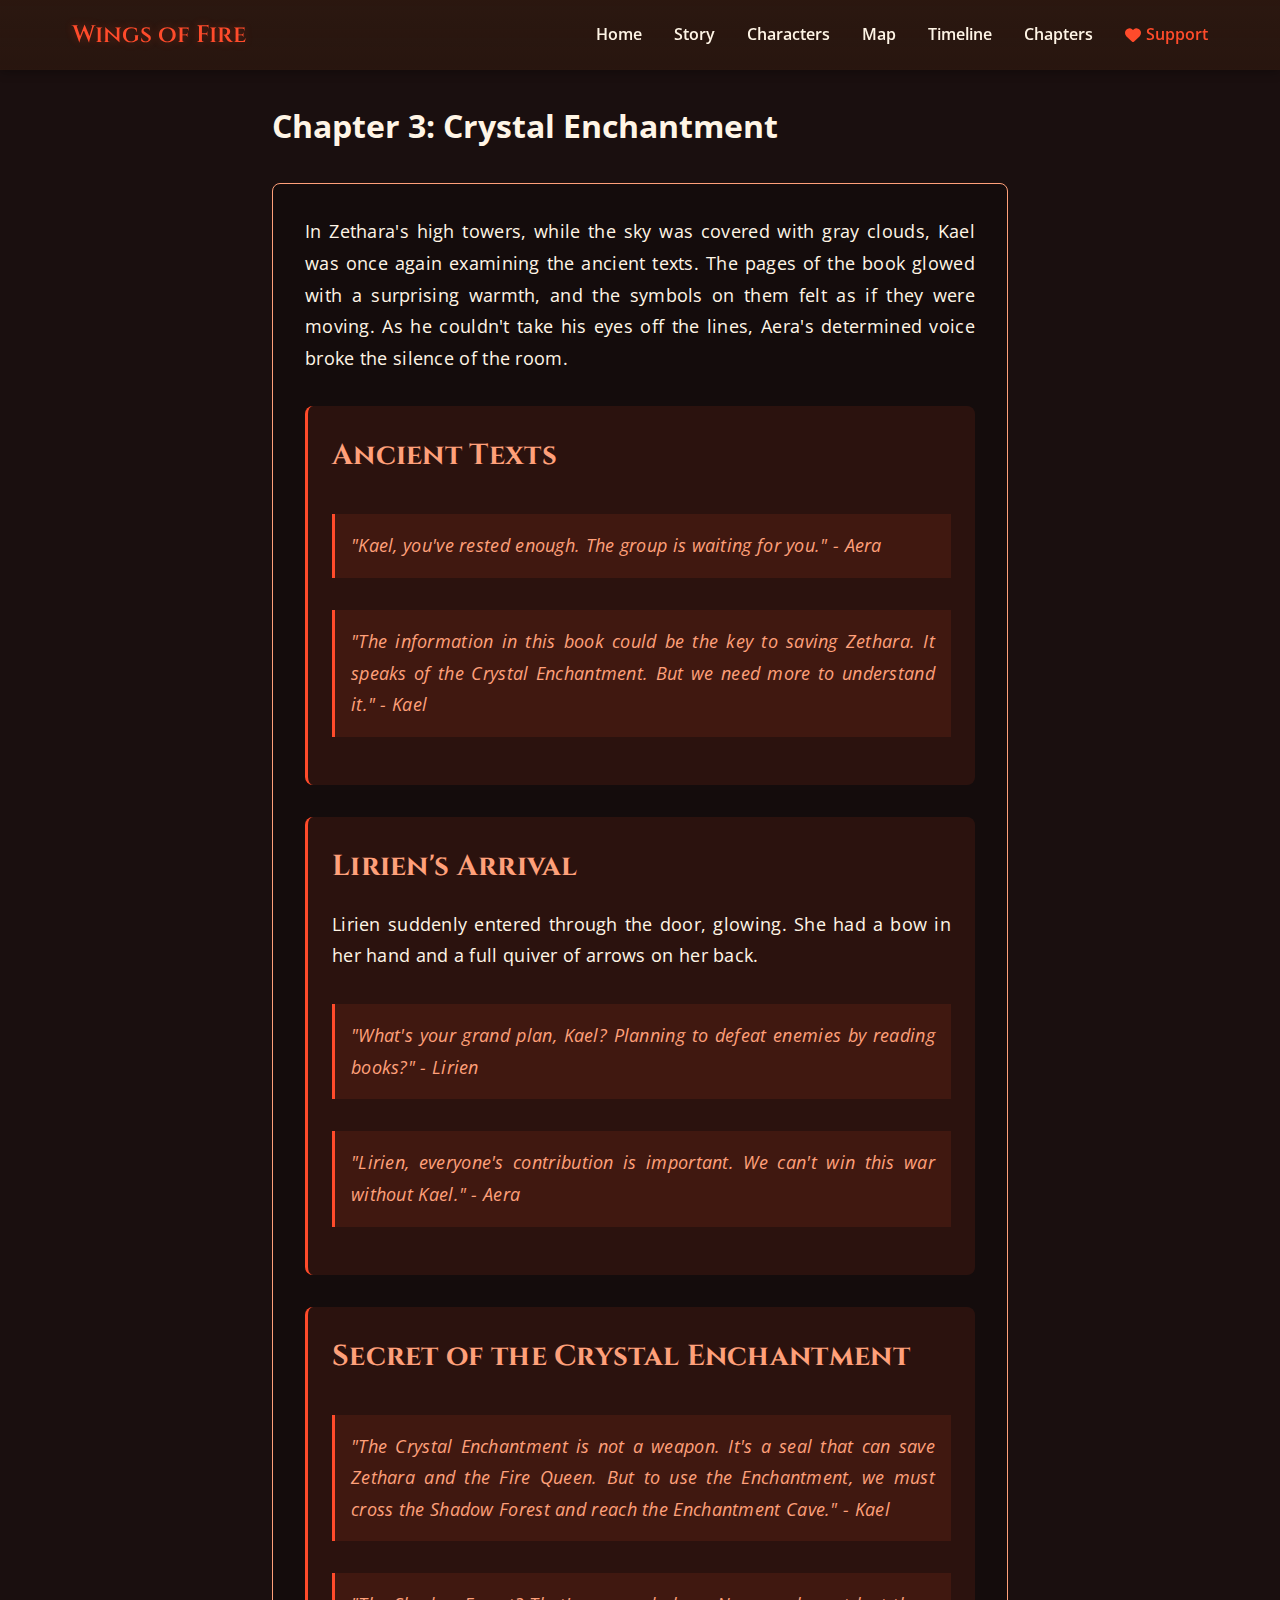
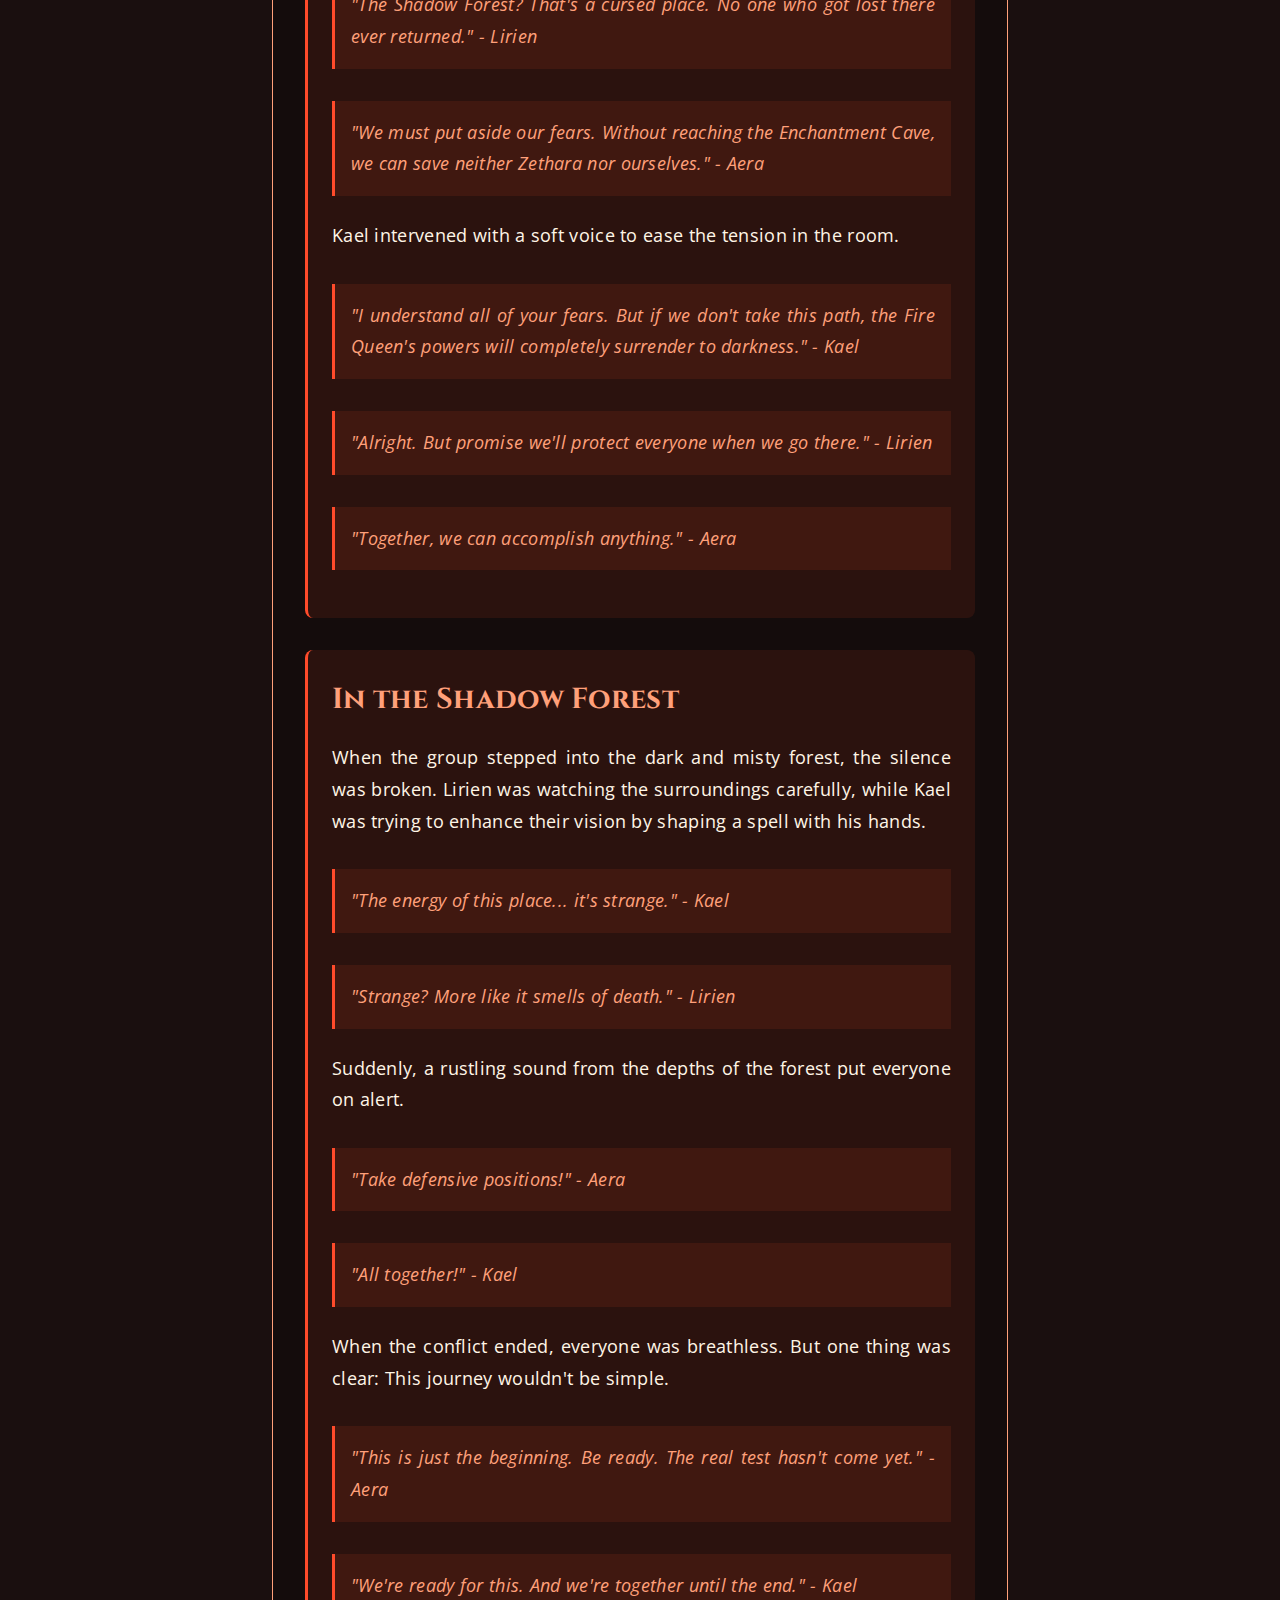
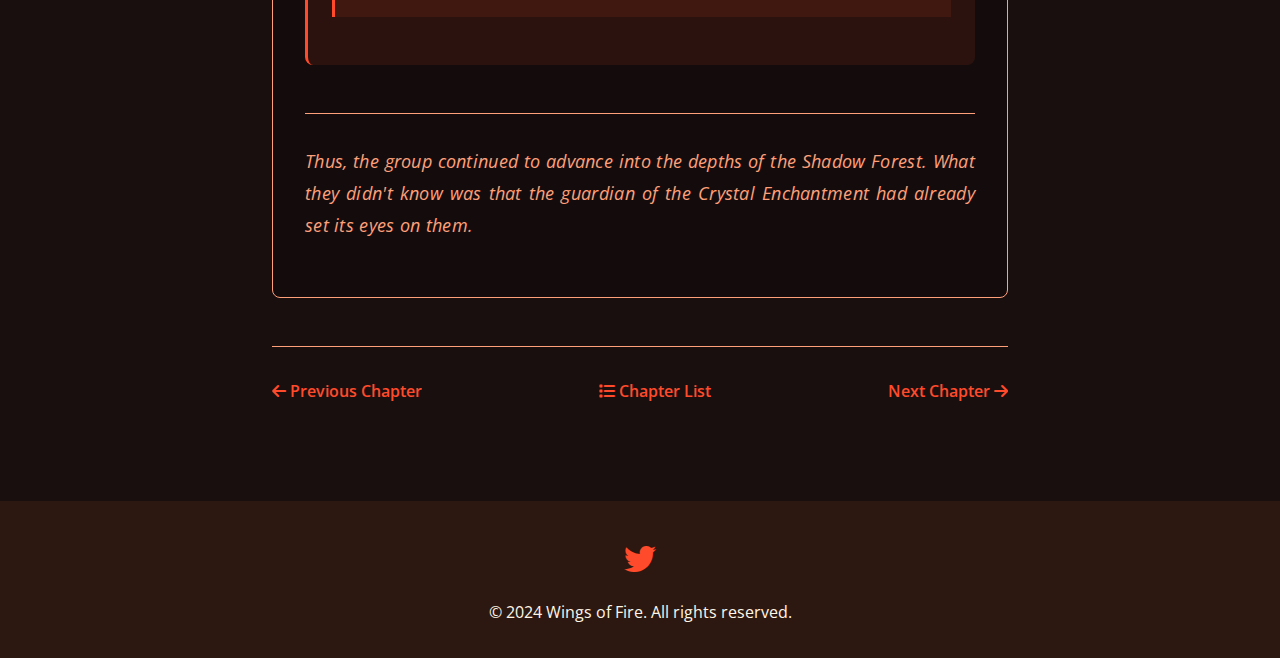
<file: bolum3.html>
<!DOCTYPE html>
<html lang="en">
<head>
    <meta charset="UTF-8">
    <meta name="viewport" content="width=device-width, initial-scale=1.0">
    <title>Chapter 3: Crystal Enchantment - Wings of Fire</title>
    <link rel="stylesheet" href="style.css">
    <link rel="stylesheet" href="https://cdnjs.cloudflare.com/ajax/libs/font-awesome/6.0.0/css/all.min.css">
</head>
<body>
    <header class="main-header">
        <nav>
            <div class="logo"><a href="index.html">Wings of Fire</a></div>
            <ul>
                <li><a href="index.html">Home</a></li>
                <li><a href="index.html#story">Story</a></li>
                <li><a href="karakterler.html">Characters</a></li>
                <li><a href="harita.html">Map</a></li>
                <li><a href="kronoloji.html">Timeline</a></li>
                <li><a href="index.html#chapters">Chapters</a></li>
                <li><a href="https://pump.fun/coin/EGmrt3JKU1go9qJf28cedB8XnDzFnYAwe8LSgaQ7pump" target="_blank" class="support-link"><i class="fas fa-heart"></i> Support</a></li>
            </ul>
        </nav>
    </header>

    <main class="chapter-content">
        <article class="chapter">
            <h1>Chapter 3: Crystal Enchantment</h1>
            
            <div class="chapter-text">
                <p>In Zethara's high towers, while the sky was covered with gray clouds, Kael was once again examining the ancient texts. The pages of the book glowed with a surprising warmth, and the symbols on them felt as if they were moving. As he couldn't take his eyes off the lines, Aera's determined voice broke the silence of the room.</p>

                <div class="character-section">
                    <h2>Ancient Texts</h2>
                    <div class="dialogue">
                        <p class="quote">"Kael, you've rested enough. The group is waiting for you." - Aera</p>
                        <p class="quote">"The information in this book could be the key to saving Zethara. It speaks of the Crystal Enchantment. But we need more to understand it." - Kael</p>
                    </div>
                </div>

                <div class="character-section">
                    <h2>Lirien's Arrival</h2>
                    <p>Lirien suddenly entered through the door, glowing. She had a bow in her hand and a full quiver of arrows on her back.</p>
                    
                    <div class="dialogue">
                        <p class="quote">"What's your grand plan, Kael? Planning to defeat enemies by reading books?" - Lirien</p>
                        <p class="quote">"Lirien, everyone's contribution is important. We can't win this war without Kael." - Aera</p>
                    </div>
                </div>

                <div class="character-section">
                    <h2>Secret of the Crystal Enchantment</h2>
                    <div class="dialogue">
                        <p class="quote">"The Crystal Enchantment is not a weapon. It's a seal that can save Zethara and the Fire Queen. But to use the Enchantment, we must cross the Shadow Forest and reach the Enchantment Cave." - Kael</p>
                        <p class="quote">"The Shadow Forest? That's a cursed place. No one who got lost there ever returned." - Lirien</p>
                        <p class="quote">"We must put aside our fears. Without reaching the Enchantment Cave, we can save neither Zethara nor ourselves." - Aera</p>
                    </div>

                    <p>Kael intervened with a soft voice to ease the tension in the room.</p>
                    
                    <div class="dialogue">
                        <p class="quote">"I understand all of your fears. But if we don't take this path, the Fire Queen's powers will completely surrender to darkness." - Kael</p>
                        <p class="quote">"Alright. But promise we'll protect everyone when we go there." - Lirien</p>
                        <p class="quote">"Together, we can accomplish anything." - Aera</p>
                    </div>
                </div>

                <div class="character-section">
                    <h2>In the Shadow Forest</h2>
                    <p>When the group stepped into the dark and misty forest, the silence was broken. Lirien was watching the surroundings carefully, while Kael was trying to enhance their vision by shaping a spell with his hands.</p>

                    <div class="dialogue">
                        <p class="quote">"The energy of this place... it's strange." - Kael</p>
                        <p class="quote">"Strange? More like it smells of death." - Lirien</p>
                    </div>

                    <p>Suddenly, a rustling sound from the depths of the forest put everyone on alert.</p>

                    <div class="dialogue">
                        <p class="quote">"Take defensive positions!" - Aera</p>
                        <p class="quote">"All together!" - Kael</p>
                    </div>

                    <p>When the conflict ended, everyone was breathless. But one thing was clear: This journey wouldn't be simple.</p>

                    <div class="dialogue">
                        <p class="quote">"This is just the beginning. Be ready. The real test hasn't come yet." - Aera</p>
                        <p class="quote">"We're ready for this. And we're together until the end." - Kael</p>
                    </div>
                </div>

                <p class="chapter-end">Thus, the group continued to advance into the depths of the Shadow Forest. What they didn't know was that the guardian of the Crystal Enchantment had already set its eyes on them.</p>
            </div>

            <div class="chapter-navigation">
                <a href="bolum2.html" class="nav-button"><i class="fas fa-arrow-left"></i> Previous Chapter</a>
                <a href="index.html#chapters" class="nav-button"><i class="fas fa-list"></i> Chapter List</a>
                <a href="bolum4.html" class="nav-button">Next Chapter <i class="fas fa-arrow-right"></i></a>
            </div>
        </article>
    </main>

    <footer>
        <div class="social-media">
            <a href="https://x.com/ZetharaOfficial" target="_blank" class="social-icon">
                <i class="fab fa-twitter"></i>
            </a>
        </div>
        <p>&copy; 2024 Wings of Fire. All rights reserved.</p>
    </footer>

    <script>
        // Chapter transition animation
        document.querySelectorAll('.nav-button').forEach(button => {
            button.addEventListener('click', function(e) {
                if (!this.classList.contains('disabled')) {
                    e.preventDefault();
                    const href = this.getAttribute('href');
                    
                    // Flame animation
                    const flame = document.createElement('div');
                    flame.className = 'flame-transition';
                    document.body.appendChild(flame);

                    // Redirect after animation completes
                    setTimeout(() => {
                        window.location.href = href;
                    }, 1000);
                }
            });
        });
    </script>
</body>
</html>
</file>
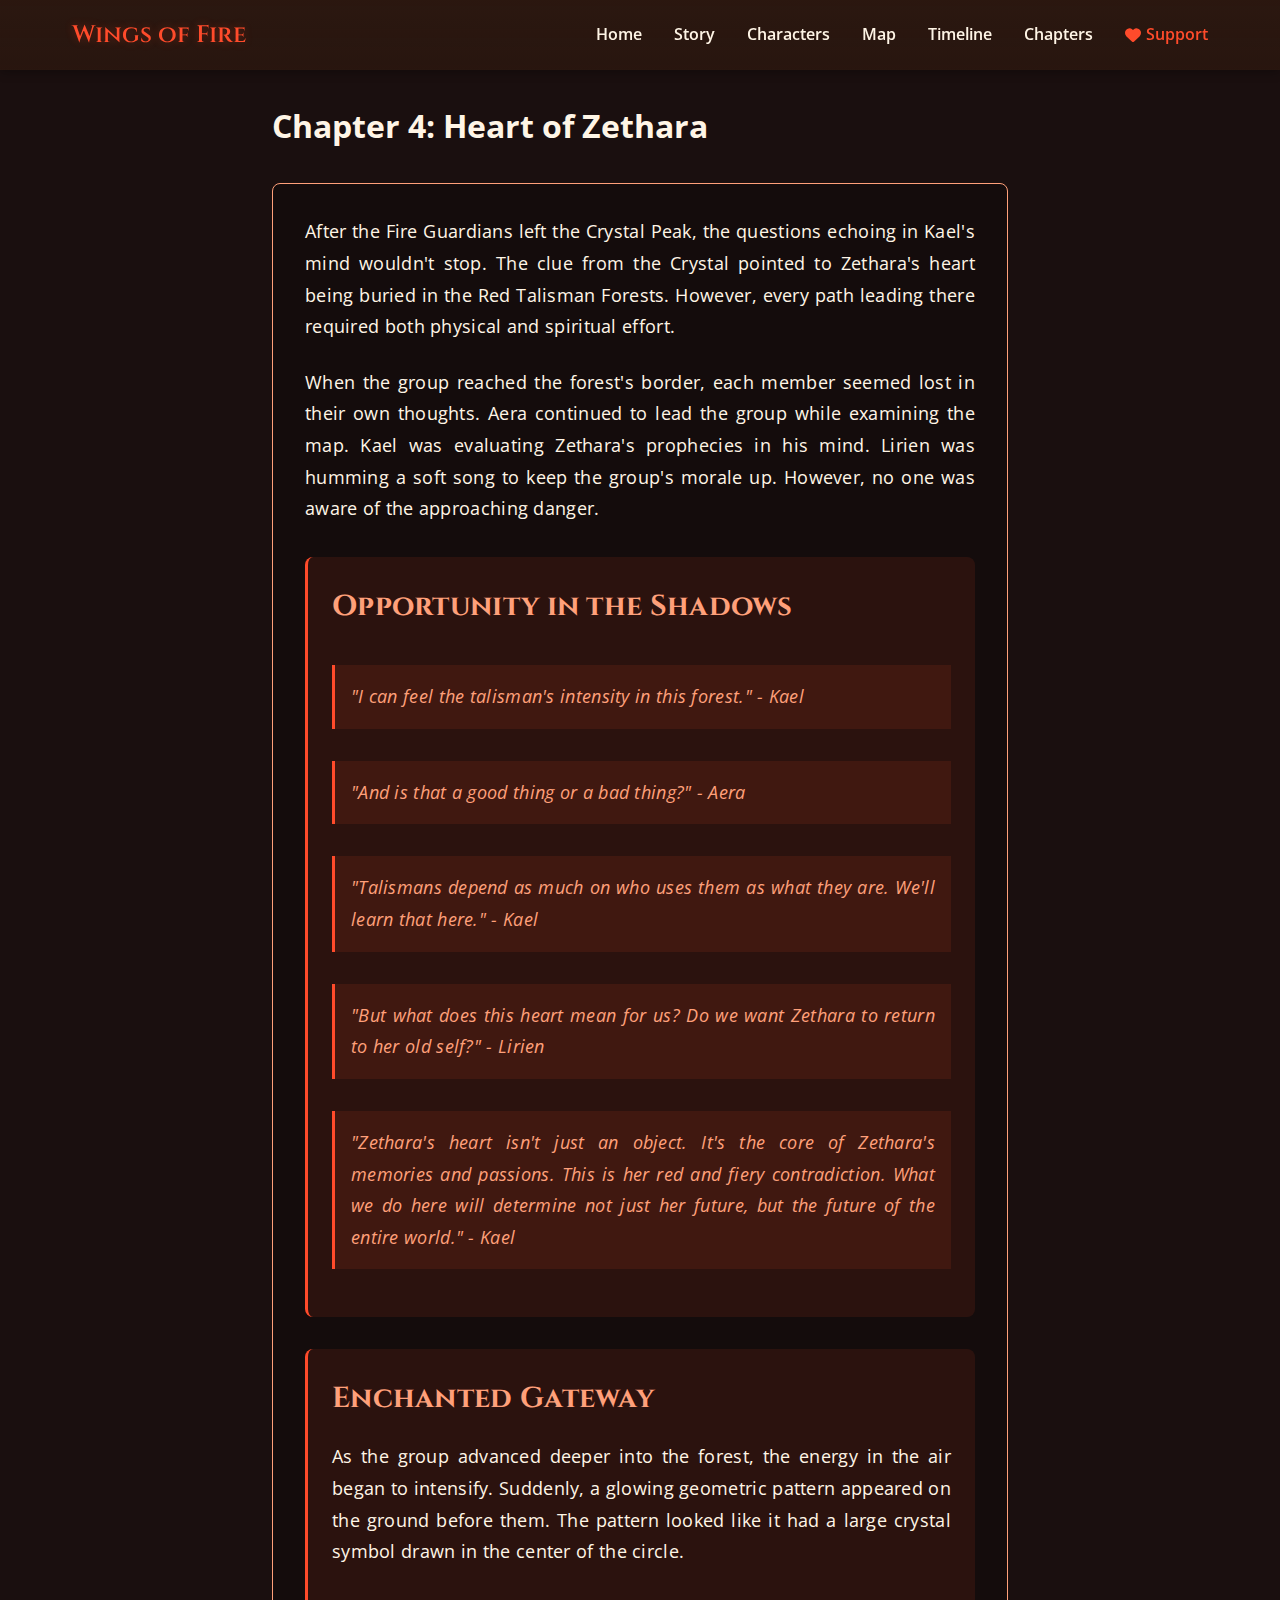
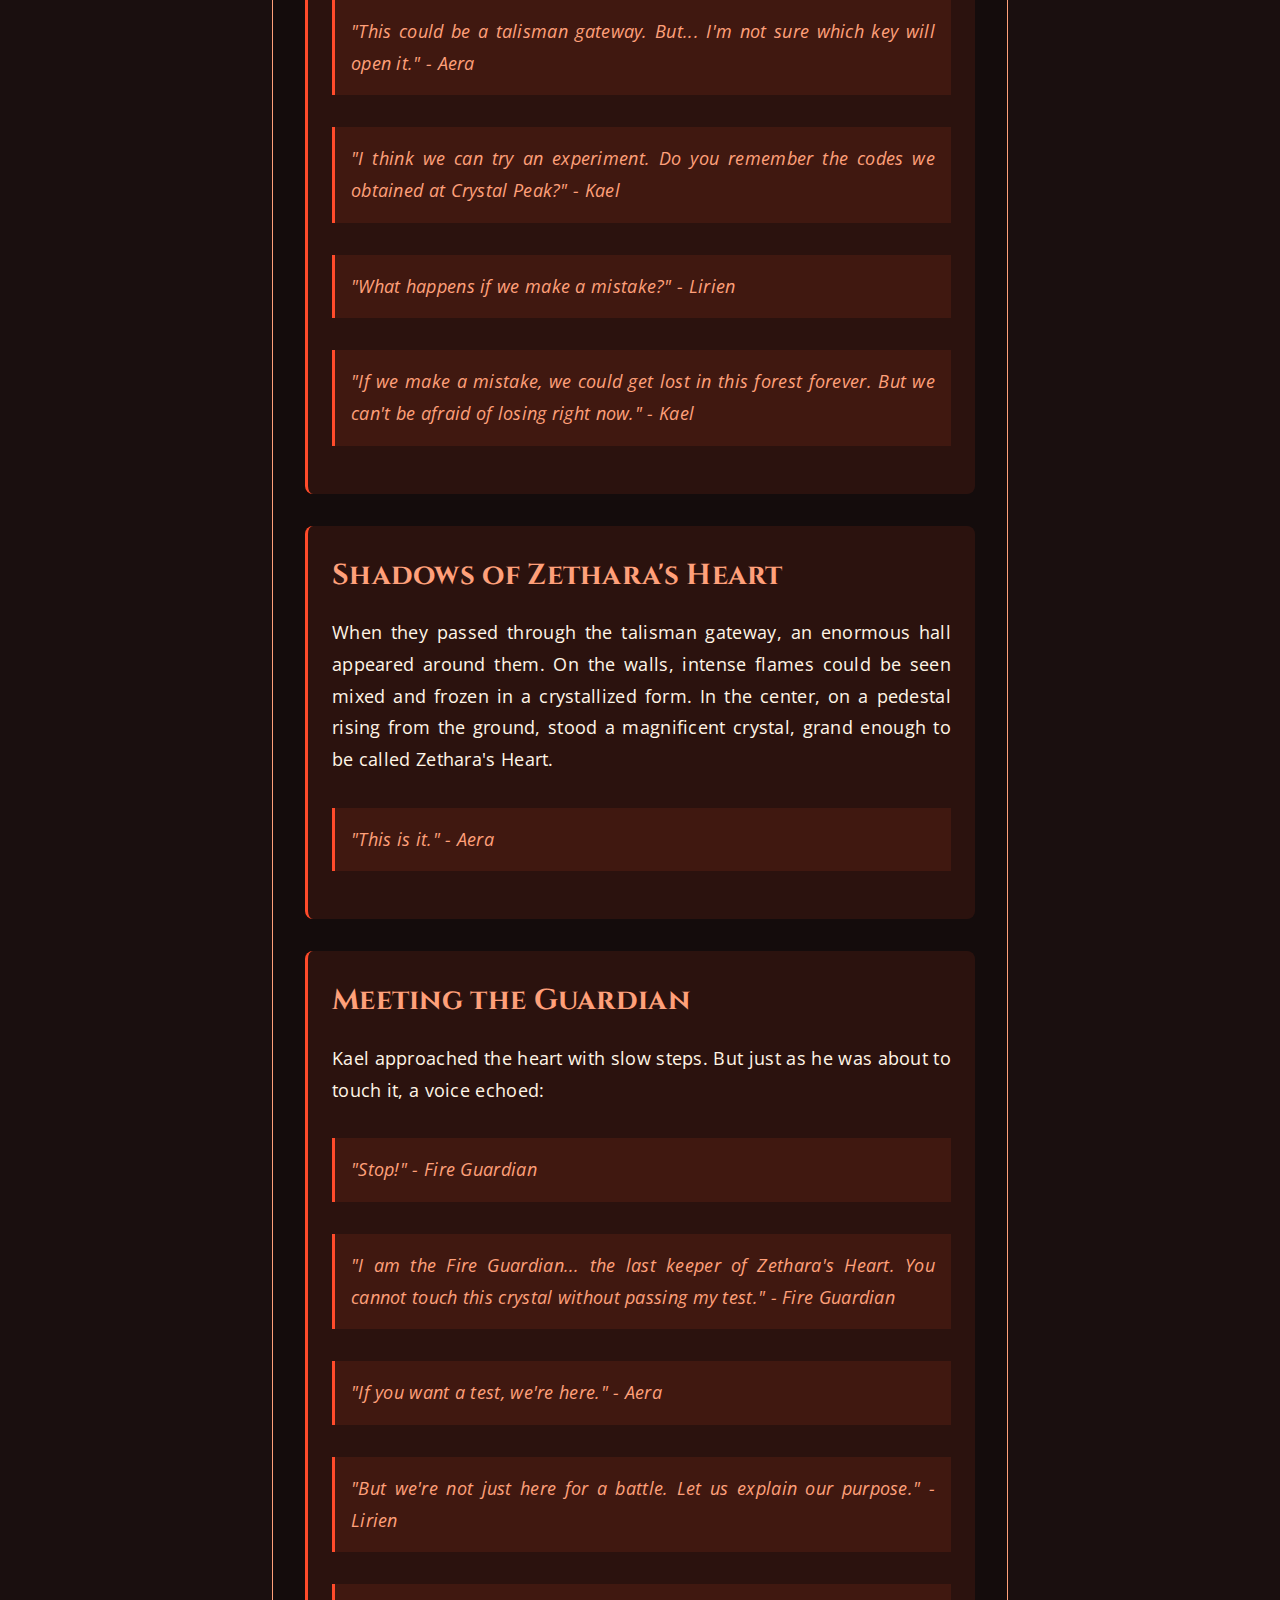
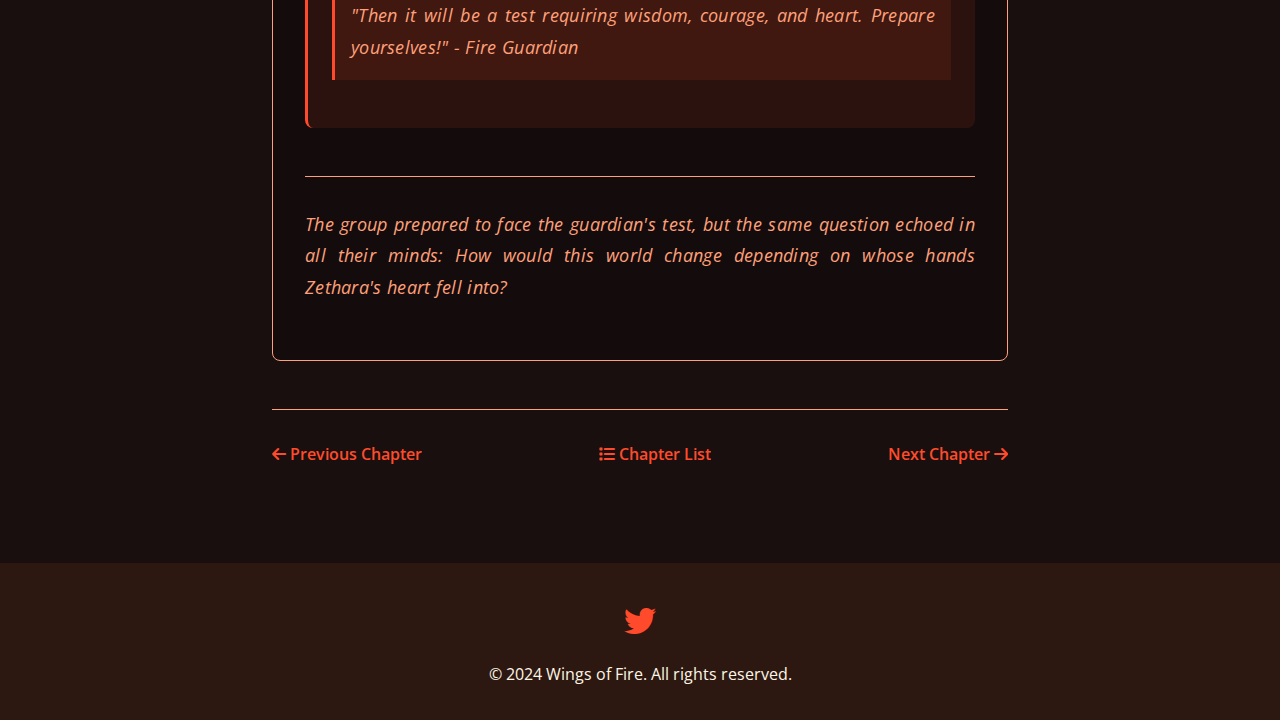
<file: bolum4.html>
<!DOCTYPE html>
<html lang="en">
<head>
    <meta charset="UTF-8">
    <meta name="viewport" content="width=device-width, initial-scale=1.0">
    <title>Chapter 4: Heart of Zethara - Wings of Fire</title>
    <link rel="stylesheet" href="style.css">
    <link rel="stylesheet" href="https://cdnjs.cloudflare.com/ajax/libs/font-awesome/6.0.0/css/all.min.css">
</head>
<body>
    <header class="main-header">
        <nav>
            <div class="logo"><a href="index.html">Wings of Fire</a></div>
            <ul>
                <li><a href="index.html">Home</a></li>
                <li><a href="index.html#story">Story</a></li>
                <li><a href="karakterler.html">Characters</a></li>
                <li><a href="harita.html">Map</a></li>
                <li><a href="kronoloji.html">Timeline</a></li>
                <li><a href="index.html#chapters">Chapters</a></li>
                <li><a href="https://pump.fun/coin/EGmrt3JKU1go9qJf28cedB8XnDzFnYAwe8LSgaQ7pump" target="_blank" class="support-link"><i class="fas fa-heart"></i> Support</a></li>
            </ul>
        </nav>
    </header>

    <main class="chapter-content">
        <article class="chapter">
            <h1>Chapter 4: Heart of Zethara</h1>
            
            <div class="chapter-text">
                <p>After the Fire Guardians left the Crystal Peak, the questions echoing in Kael's mind wouldn't stop. The clue from the Crystal pointed to Zethara's heart being buried in the Red Talisman Forests. However, every path leading there required both physical and spiritual effort.</p>

                <p>When the group reached the forest's border, each member seemed lost in their own thoughts. Aera continued to lead the group while examining the map. Kael was evaluating Zethara's prophecies in his mind. Lirien was humming a soft song to keep the group's morale up. However, no one was aware of the approaching danger.</p>

                <div class="character-section">
                    <h2>Opportunity in the Shadows</h2>
                    <div class="dialogue">
                        <p class="quote">"I can feel the talisman's intensity in this forest." - Kael</p>
                        <p class="quote">"And is that a good thing or a bad thing?" - Aera</p>
                        <p class="quote">"Talismans depend as much on who uses them as what they are. We'll learn that here." - Kael</p>
                    </div>

                    <div class="dialogue">
                        <p class="quote">"But what does this heart mean for us? Do we want Zethara to return to her old self?" - Lirien</p>
                        <p class="quote">"Zethara's heart isn't just an object. It's the core of Zethara's memories and passions. This is her red and fiery contradiction. What we do here will determine not just her future, but the future of the entire world." - Kael</p>
                    </div>
                </div>

                <div class="character-section">
                    <h2>Enchanted Gateway</h2>
                    <p>As the group advanced deeper into the forest, the energy in the air began to intensify. Suddenly, a glowing geometric pattern appeared on the ground before them. The pattern looked like it had a large crystal symbol drawn in the center of the circle.</p>

                    <div class="dialogue">
                        <p class="quote">"This could be a talisman gateway. But... I'm not sure which key will open it." - Aera</p>
                        <p class="quote">"I think we can try an experiment. Do you remember the codes we obtained at Crystal Peak?" - Kael</p>
                        <p class="quote">"What happens if we make a mistake?" - Lirien</p>
                        <p class="quote">"If we make a mistake, we could get lost in this forest forever. But we can't be afraid of losing right now." - Kael</p>
                    </div>
                </div>

                <div class="character-section">
                    <h2>Shadows of Zethara's Heart</h2>
                    <p>When they passed through the talisman gateway, an enormous hall appeared around them. On the walls, intense flames could be seen mixed and frozen in a crystallized form. In the center, on a pedestal rising from the ground, stood a magnificent crystal, grand enough to be called Zethara's Heart.</p>

                    <div class="dialogue">
                        <p class="quote">"This is it." - Aera</p>
                    </div>
                </div>

                <div class="character-section">
                    <h2>Meeting the Guardian</h2>
                    <p>Kael approached the heart with slow steps. But just as he was about to touch it, a voice echoed:</p>

                    <div class="dialogue">
                        <p class="quote">"Stop!" - Fire Guardian</p>
                        <p class="quote">"I am the Fire Guardian... the last keeper of Zethara's Heart. You cannot touch this crystal without passing my test." - Fire Guardian</p>
                        <p class="quote">"If you want a test, we're here." - Aera</p>
                        <p class="quote">"But we're not just here for a battle. Let us explain our purpose." - Lirien</p>
                        <p class="quote">"Then it will be a test requiring wisdom, courage, and heart. Prepare yourselves!" - Fire Guardian</p>
                    </div>
                </div>

                <p class="chapter-end">The group prepared to face the guardian's test, but the same question echoed in all their minds: How would this world change depending on whose hands Zethara's heart fell into?</p>
            </div>

            <div class="chapter-navigation">
                <a href="bolum3.html" class="nav-button"><i class="fas fa-arrow-left"></i> Previous Chapter</a>
                <a href="index.html#chapters" class="nav-button"><i class="fas fa-list"></i> Chapter List</a>
                <a href="bolum5.html" class="nav-button">Next Chapter <i class="fas fa-arrow-right"></i></a>
            </div>
        </article>
    </main>

    <footer>
        <div class="social-media">
            <a href="https://x.com/ZetharaOfficial" target="_blank" class="social-icon">
                <i class="fab fa-twitter"></i>
            </a>
        </div>
        <p>&copy; 2024 Wings of Fire. All rights reserved.</p>
    </footer>

    <script>
        // Chapter transition animation
        document.querySelectorAll('.nav-button').forEach(button => {
            button.addEventListener('click', function(e) {
                if (!this.classList.contains('disabled')) {
                    e.preventDefault();
                    const href = this.getAttribute('href');
                    
                    // Flame animation
                    const flame = document.createElement('div');
                    flame.className = 'flame-transition';
                    document.body.appendChild(flame);

                    // Redirect after animation completes
                    setTimeout(() => {
                        window.location.href = href;
                    }, 1000);
                }
            });
        });
    </script>
</body>
</html>
</file>
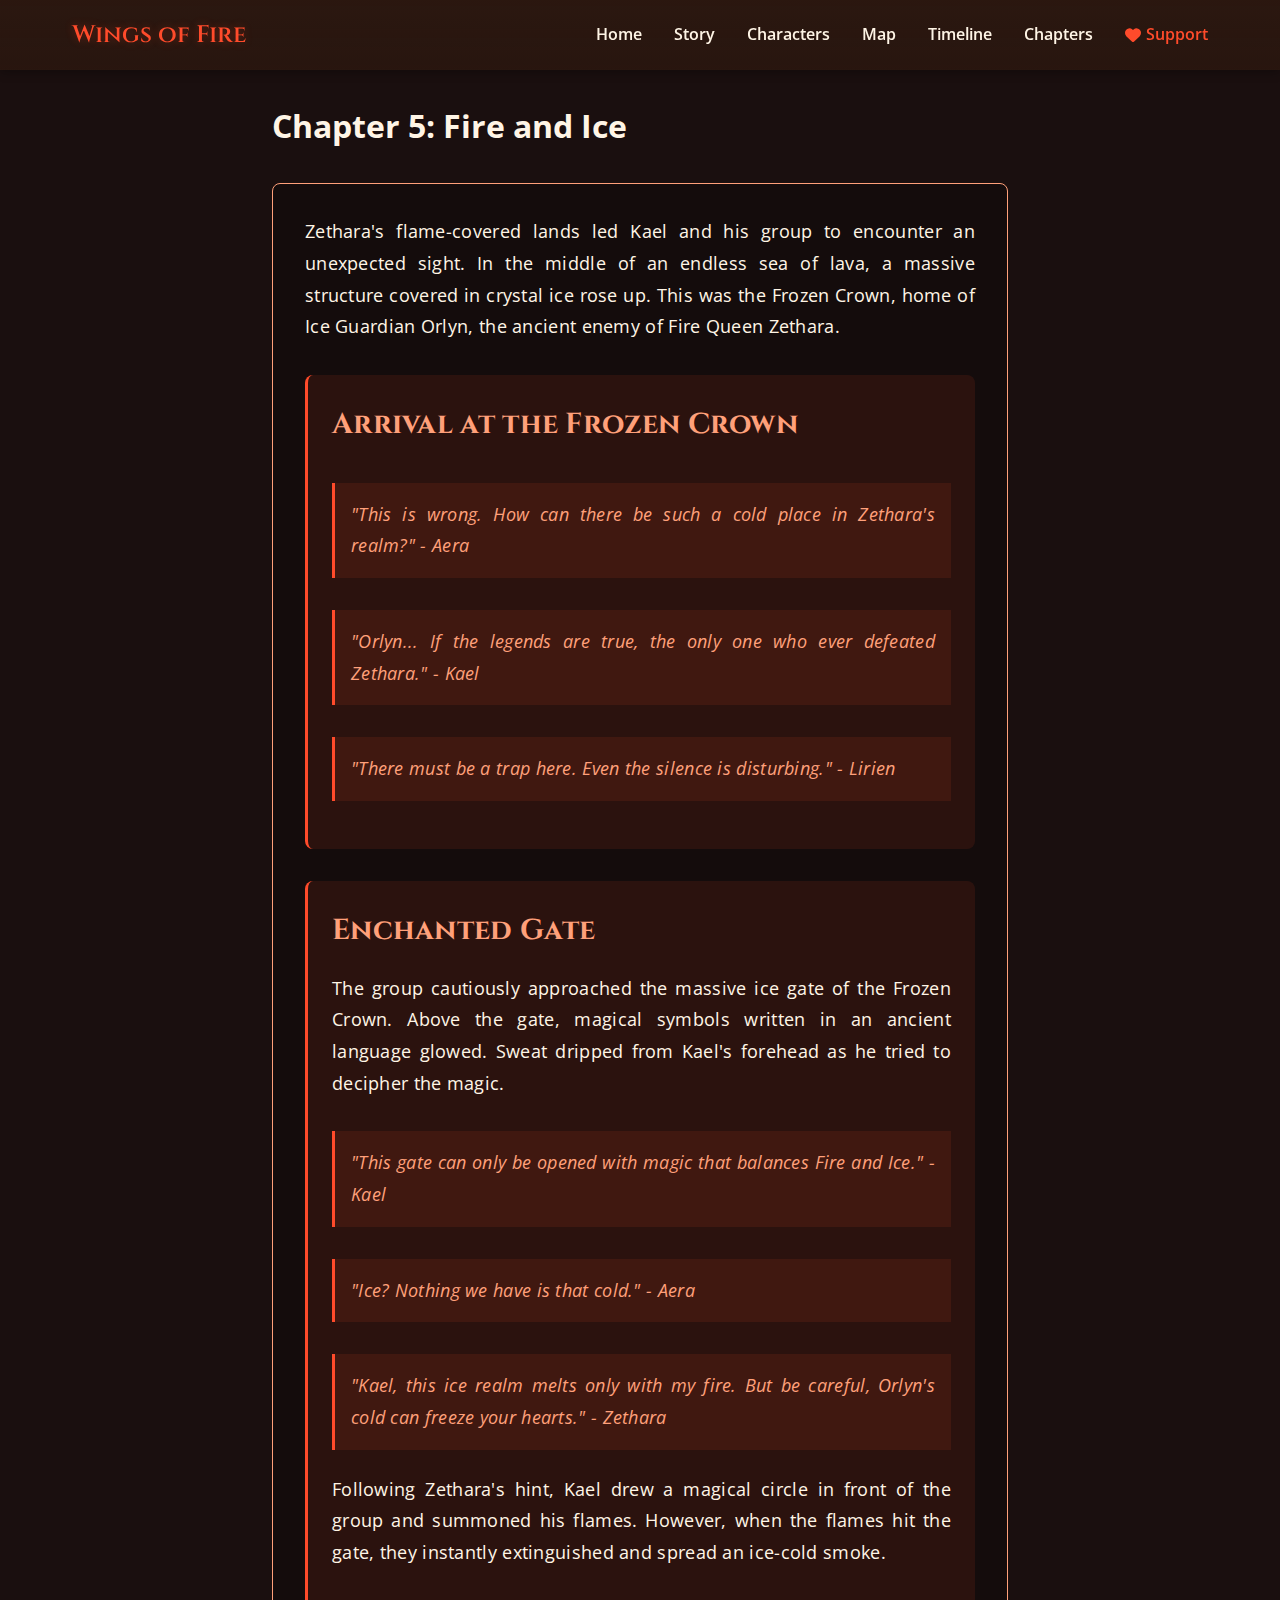
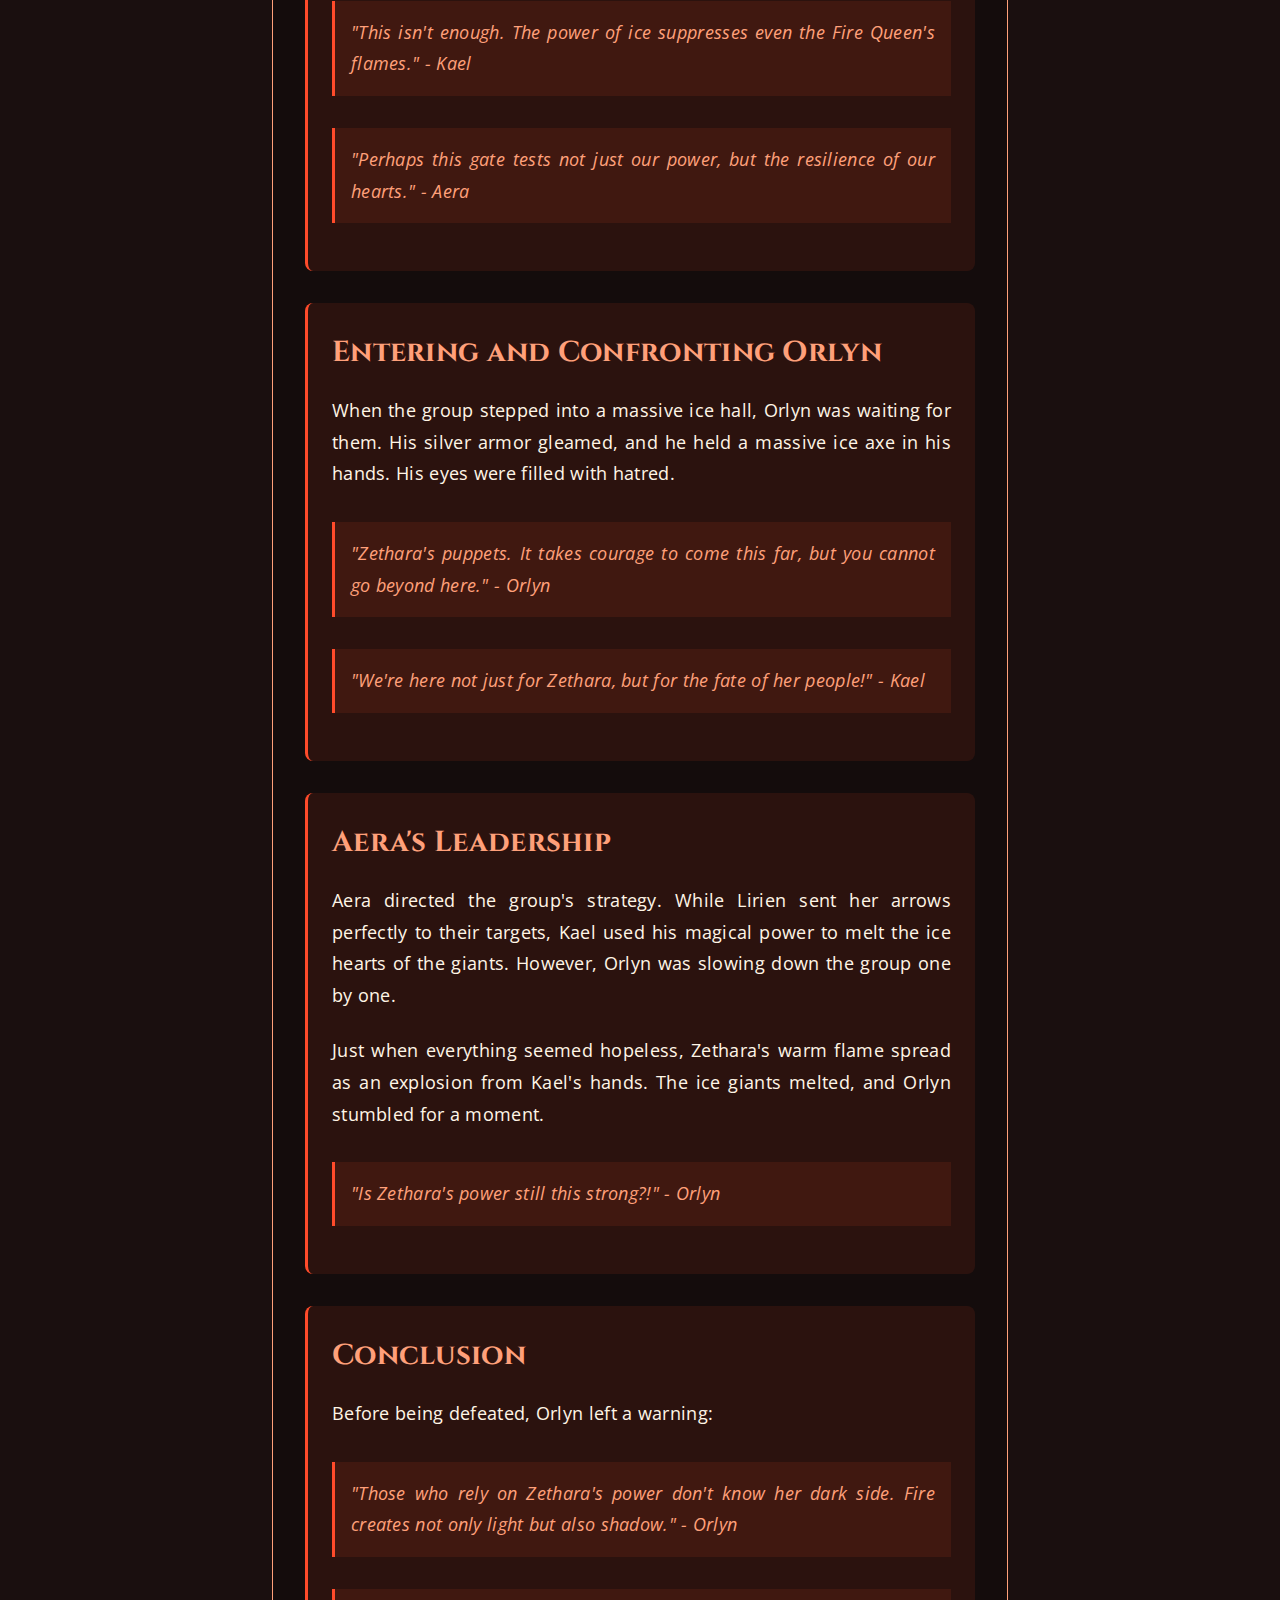
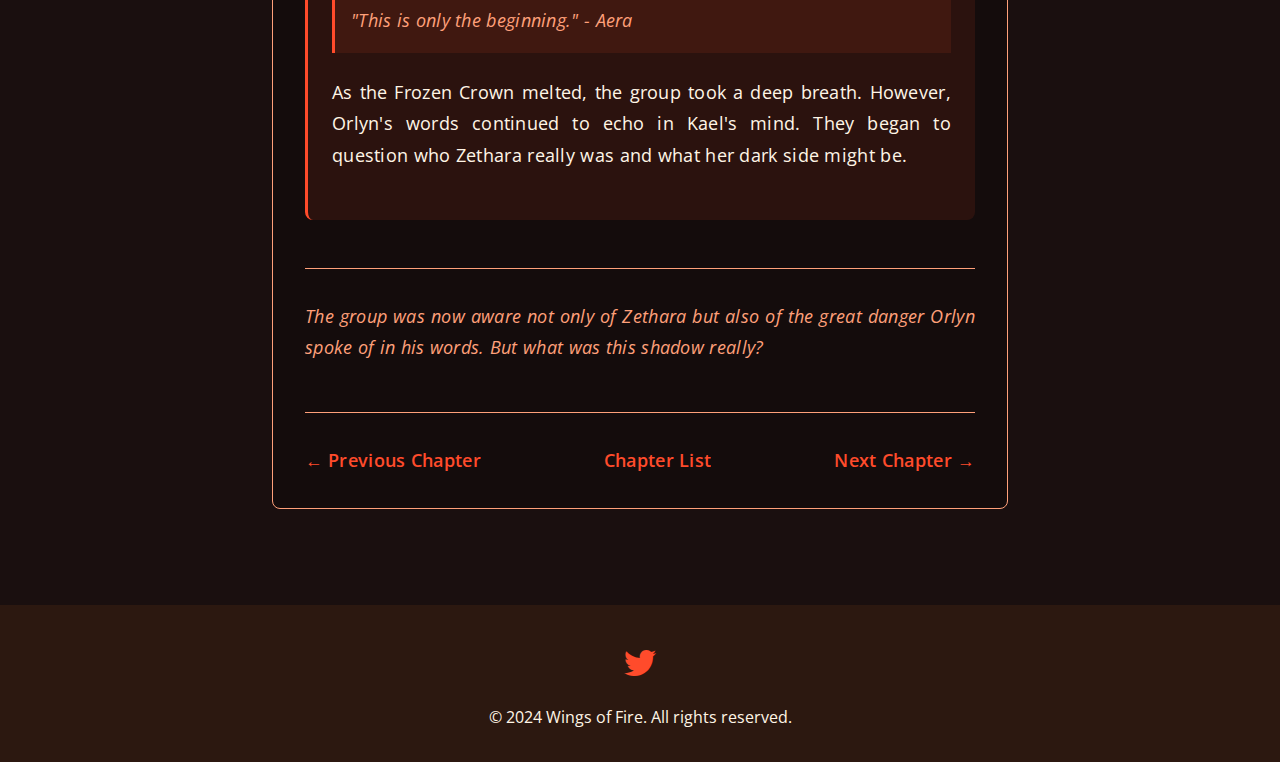
<file: bolum5.html>
<!DOCTYPE html>
<html lang="en">
<head>
    <meta charset="UTF-8">
    <meta name="viewport" content="width=device-width, initial-scale=1.0">
    <title>Chapter 5: Fire and Ice - Wings of Fire</title>
    <link rel="stylesheet" href="style.css">
    <link rel="stylesheet" href="https://cdnjs.cloudflare.com/ajax/libs/font-awesome/6.0.0/css/all.min.css">
</head>
<body>
    <header class="main-header">
        <nav>
            <div class="logo"><a href="index.html">Wings of Fire</a></div>
            <ul>
                <li><a href="index.html">Home</a></li>
                <li><a href="index.html#story">Story</a></li>
                <li><a href="karakterler.html">Characters</a></li>
                <li><a href="harita.html">Map</a></li>
                <li><a href="kronoloji.html">Timeline</a></li>
                <li><a href="index.html#chapters">Chapters</a></li>
                <li><a href="https://pump.fun/coin/EGmrt3JKU1go9qJf28cedB8XnDzFnYAwe8LSgaQ7pump" target="_blank" class="support-link"><i class="fas fa-heart"></i> Support</a></li>
            </ul>
        </nav>
    </header>

    <main class="chapter-content">
        <article class="chapter">
            <h1>Chapter 5: Fire and Ice</h1>
            
            <div class="chapter-text">
                <p>Zethara's flame-covered lands led Kael and his group to encounter an unexpected sight. In the middle of an endless sea of lava, a massive structure covered in crystal ice rose up. This was the Frozen Crown, home of Ice Guardian Orlyn, the ancient enemy of Fire Queen Zethara.</p>

                <div class="character-section">
                    <h2>Arrival at the Frozen Crown</h2>
                    <div class="dialogue">
                        <p class="quote">"This is wrong. How can there be such a cold place in Zethara's realm?" - Aera</p>
                        <p class="quote">"Orlyn... If the legends are true, the only one who ever defeated Zethara." - Kael</p>
                        <p class="quote">"There must be a trap here. Even the silence is disturbing." - Lirien</p>
                    </div>
                </div>

                <div class="character-section">
                    <h2>Enchanted Gate</h2>
                    <p>The group cautiously approached the massive ice gate of the Frozen Crown. Above the gate, magical symbols written in an ancient language glowed. Sweat dripped from Kael's forehead as he tried to decipher the magic.</p>

                    <div class="dialogue">
                        <p class="quote">"This gate can only be opened with magic that balances Fire and Ice." - Kael</p>
                        <p class="quote">"Ice? Nothing we have is that cold." - Aera</p>
                        <p class="quote">"Kael, this ice realm melts only with my fire. But be careful, Orlyn's cold can freeze your hearts." - Zethara</p>
                    </div>

                    <p>Following Zethara's hint, Kael drew a magical circle in front of the group and summoned his flames. However, when the flames hit the gate, they instantly extinguished and spread an ice-cold smoke.</p>

                    <div class="dialogue">
                        <p class="quote">"This isn't enough. The power of ice suppresses even the Fire Queen's flames." - Kael</p>
                        <p class="quote">"Perhaps this gate tests not just our power, but the resilience of our hearts." - Aera</p>
                    </div>
                </div>

                <div class="character-section">
                    <h2>Entering and Confronting Orlyn</h2>
                    <p>When the group stepped into a massive ice hall, Orlyn was waiting for them. His silver armor gleamed, and he held a massive ice axe in his hands. His eyes were filled with hatred.</p>

                    <div class="dialogue">
                        <p class="quote">"Zethara's puppets. It takes courage to come this far, but you cannot go beyond here." - Orlyn</p>
                        <p class="quote">"We're here not just for Zethara, but for the fate of her people!" - Kael</p>
                    </div>
                </div>

                <div class="character-section">
                    <h2>Aera's Leadership</h2>
                    <p>Aera directed the group's strategy. While Lirien sent her arrows perfectly to their targets, Kael used his magical power to melt the ice hearts of the giants. However, Orlyn was slowing down the group one by one.</p>

                    <p>Just when everything seemed hopeless, Zethara's warm flame spread as an explosion from Kael's hands. The ice giants melted, and Orlyn stumbled for a moment.</p>

                    <div class="dialogue">
                        <p class="quote">"Is Zethara's power still this strong?!" - Orlyn</p>
                    </div>
                </div>

                <div class="character-section">
                    <h2>Conclusion</h2>
                    <p>Before being defeated, Orlyn left a warning:</p>

                    <div class="dialogue">
                        <p class="quote">"Those who rely on Zethara's power don't know her dark side. Fire creates not only light but also shadow." - Orlyn</p>
                        <p class="quote">"This is only the beginning." - Aera</p>
                    </div>

                    <p>As the Frozen Crown melted, the group took a deep breath. However, Orlyn's words continued to echo in Kael's mind. They began to question who Zethara really was and what her dark side might be.</p>
                </div>

                <p class="chapter-end">The group was now aware not only of Zethara but also of the great danger Orlyn spoke of in his words. But what was this shadow really?</p>

                <div class="chapter-navigation">
                    <a href="bolum4.html" class="nav-button">← Previous Chapter</a>
                    <a href="index.html#chapters" class="nav-button">Chapter List</a>
                    <a href="bolum6.html" class="nav-button">Next Chapter →</a>
                </div>
            </div>
        </article>
    </main>

    <footer>
        <div class="social-media">
            <a href="https://x.com/ZetharaOfficial" target="_blank" class="social-icon">
                <i class="fab fa-twitter"></i>
            </a>
        </div>
        <p>&copy; 2024 Wings of Fire. All rights reserved.</p>
    </footer>

    <script>
        // Chapter transition animation
        document.querySelectorAll('.nav-button').forEach(button => {
            button.addEventListener('click', function(e) {
                if (!this.classList.contains('disabled')) {
                    e.preventDefault();
                    const href = this.getAttribute('href');
                    
                    // Flame animation
                    const flame = document.createElement('div');
                    flame.className = 'flame-transition';
                    document.body.appendChild(flame);

                    // Redirect after animation completes
                    setTimeout(() => {
                        window.location.href = href;
                    }, 1000);
                }
            });
        });
    </script>
</body>
</html>
</file>
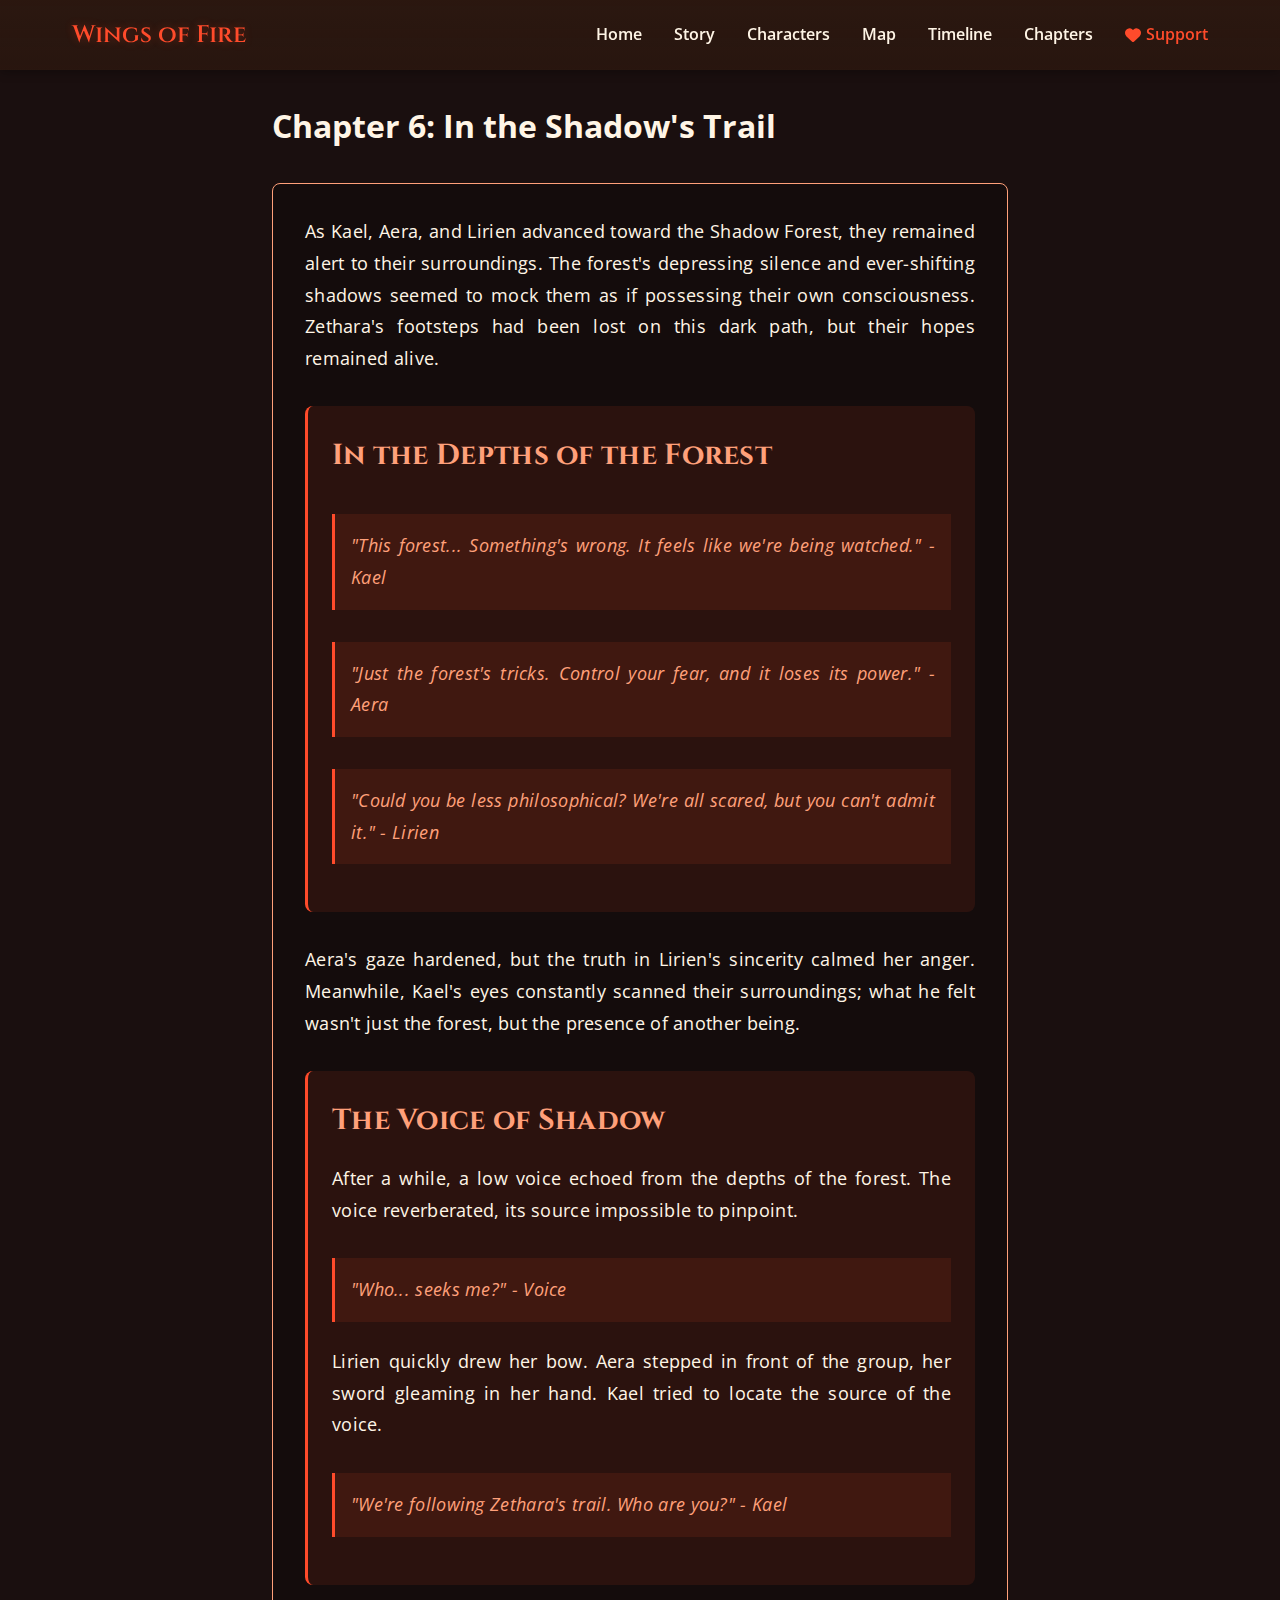
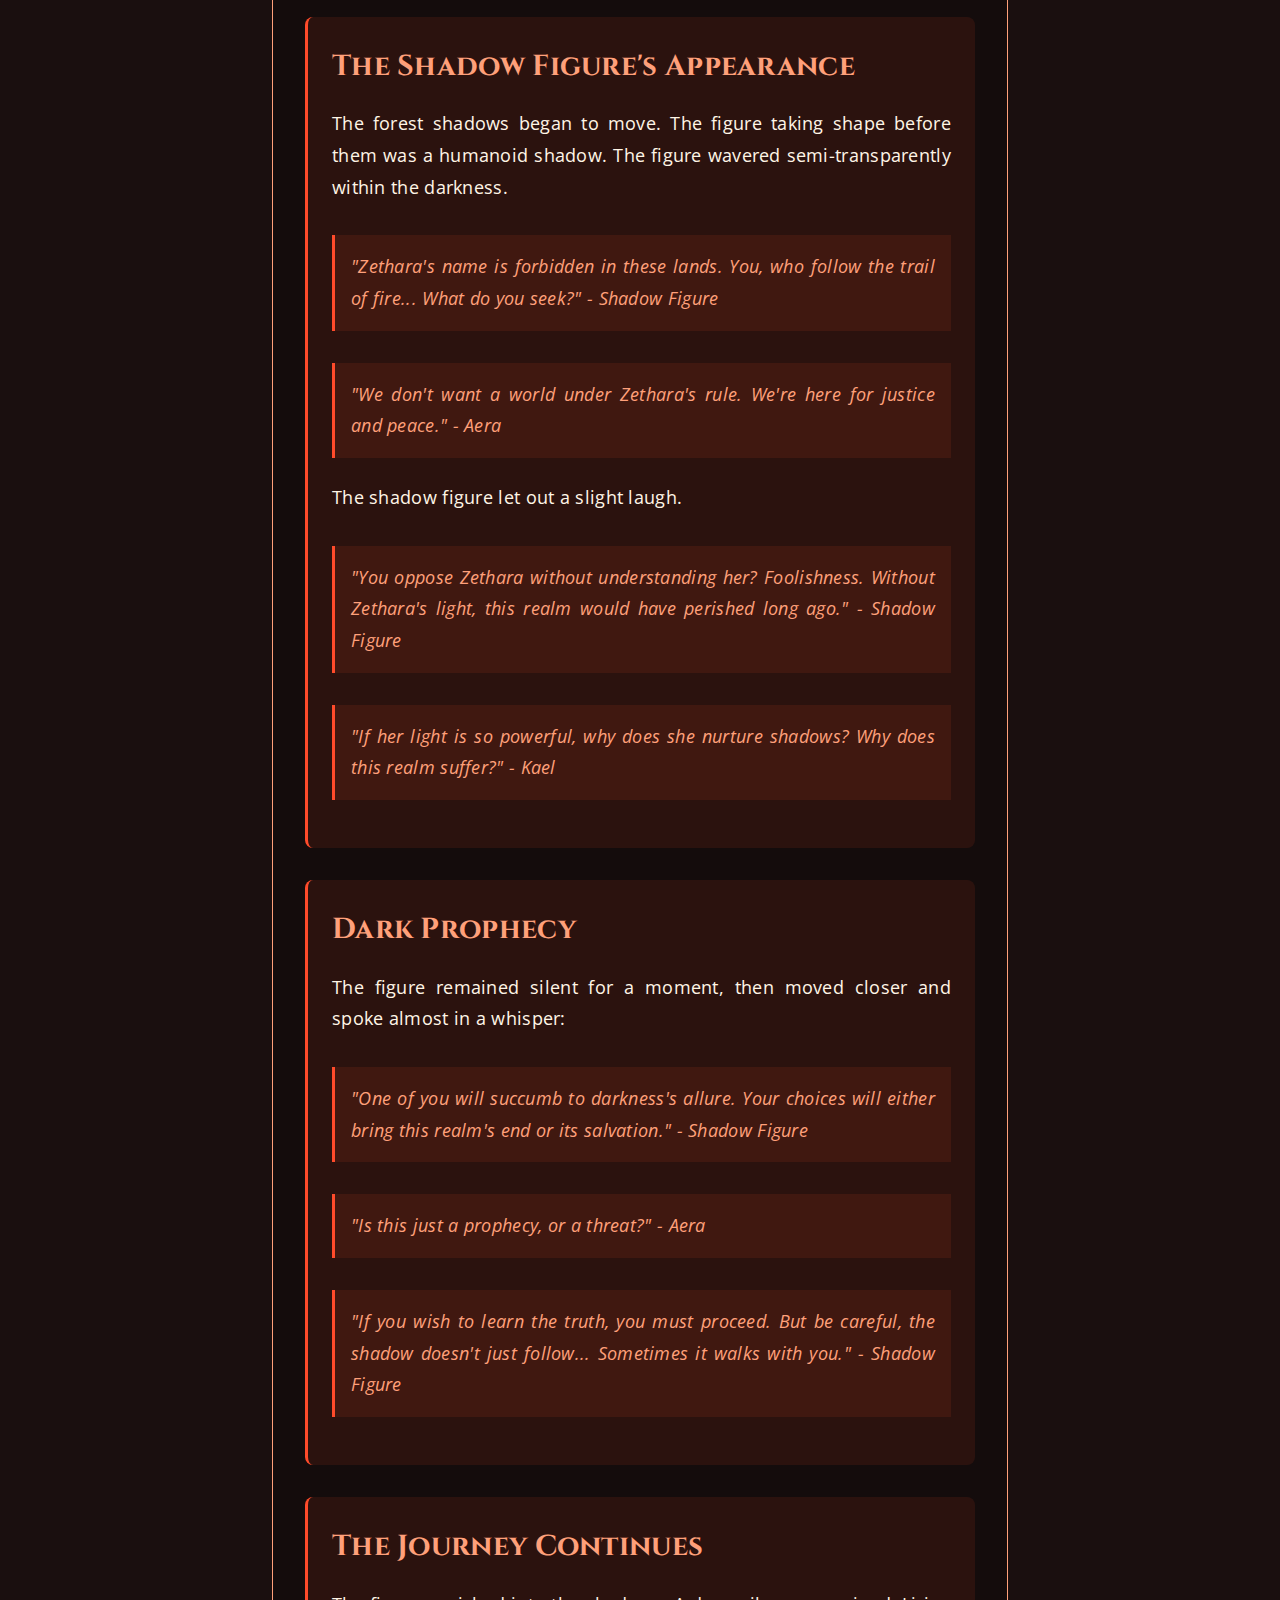
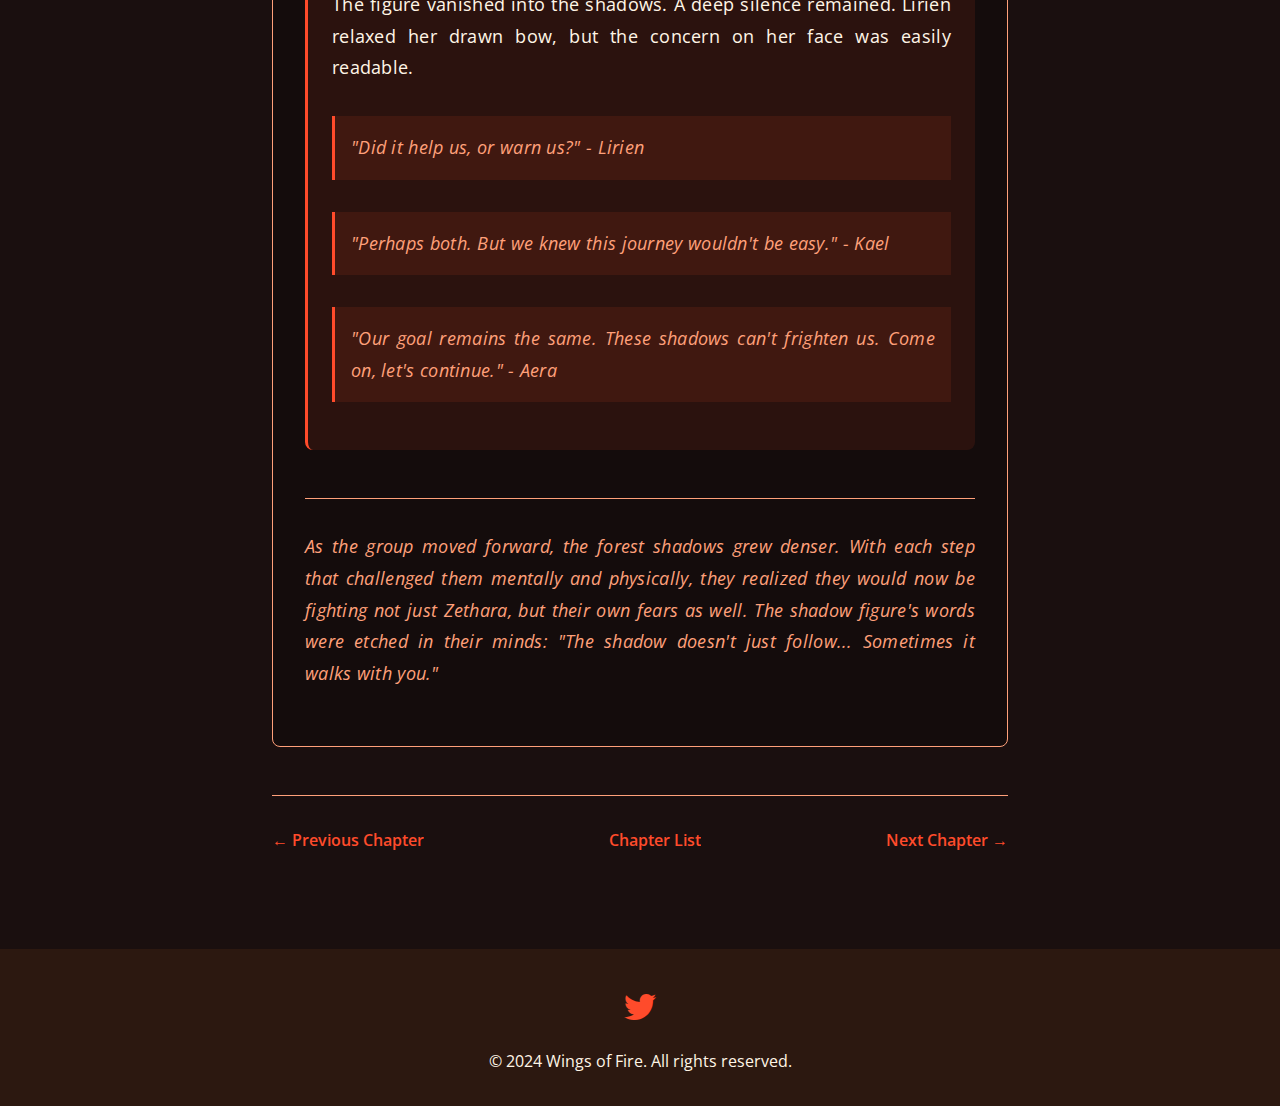
<file: bolum6.html>
<!DOCTYPE html>
<html lang="en">
<head>
    <meta charset="UTF-8">
    <meta name="viewport" content="width=device-width, initial-scale=1.0">
    <title>Chapter 6: In the Shadow's Trail - Wings of Fire</title>
    <link rel="stylesheet" href="style.css">
    <link rel="stylesheet" href="https://cdnjs.cloudflare.com/ajax/libs/font-awesome/6.0.0/css/all.min.css">
</head>
<body>
    <header class="main-header">
        <nav>
            <div class="logo"><a href="index.html">Wings of Fire</a></div>
            <ul>
                <li><a href="index.html">Home</a></li>
                <li><a href="index.html#story">Story</a></li>
                <li><a href="karakterler.html">Characters</a></li>
                <li><a href="harita.html">Map</a></li>
                <li><a href="kronoloji.html">Timeline</a></li>
                <li><a href="index.html#chapters">Chapters</a></li>
                <li><a href="https://pump.fun/coin/EGmrt3JKU1go9qJf28cedB8XnDzFnYAwe8LSgaQ7pump" target="_blank" class="support-link"><i class="fas fa-heart"></i> Support</a></li>
            </ul>
        </nav>
    </header>

    <main class="chapter-content">
        <article class="chapter">
            <h1>Chapter 6: In the Shadow's Trail</h1>
            
            <div class="chapter-text">
                <p>As Kael, Aera, and Lirien advanced toward the Shadow Forest, they remained alert to their surroundings. The forest's depressing silence and ever-shifting shadows seemed to mock them as if possessing their own consciousness. Zethara's footsteps had been lost on this dark path, but their hopes remained alive.</p>

                <div class="character-section">
                    <h2>In the Depths of the Forest</h2>
                    <div class="dialogue">
                        <p class="quote">"This forest... Something's wrong. It feels like we're being watched." - Kael</p>
                        <p class="quote">"Just the forest's tricks. Control your fear, and it loses its power." - Aera</p>
                        <p class="quote">"Could you be less philosophical? We're all scared, but you can't admit it." - Lirien</p>
                    </div>
                </div>

                <p>Aera's gaze hardened, but the truth in Lirien's sincerity calmed her anger. Meanwhile, Kael's eyes constantly scanned their surroundings; what he felt wasn't just the forest, but the presence of another being.</p>

                <div class="character-section">
                    <h2>The Voice of Shadow</h2>
                    <p>After a while, a low voice echoed from the depths of the forest. The voice reverberated, its source impossible to pinpoint.</p>
                    <div class="dialogue">
                        <p class="quote">"Who... seeks me?" - Voice</p>
                    </div>

                    <p>Lirien quickly drew her bow. Aera stepped in front of the group, her sword gleaming in her hand. Kael tried to locate the source of the voice.</p>

                    <div class="dialogue">
                        <p class="quote">"We're following Zethara's trail. Who are you?" - Kael</p>
                    </div>
                </div>

                <div class="character-section">
                    <h2>The Shadow Figure's Appearance</h2>
                    <p>The forest shadows began to move. The figure taking shape before them was a humanoid shadow. The figure wavered semi-transparently within the darkness.</p>

                    <div class="dialogue">
                        <p class="quote">"Zethara's name is forbidden in these lands. You, who follow the trail of fire... What do you seek?" - Shadow Figure</p>
                        <p class="quote">"We don't want a world under Zethara's rule. We're here for justice and peace." - Aera</p>
                    </div>

                    <p>The shadow figure let out a slight laugh.</p>

                    <div class="dialogue">
                        <p class="quote">"You oppose Zethara without understanding her? Foolishness. Without Zethara's light, this realm would have perished long ago." - Shadow Figure</p>
                        <p class="quote">"If her light is so powerful, why does she nurture shadows? Why does this realm suffer?" - Kael</p>
                    </div>
                </div>

                <div class="character-section">
                    <h2>Dark Prophecy</h2>
                    <p>The figure remained silent for a moment, then moved closer and spoke almost in a whisper:</p>

                    <div class="dialogue">
                        <p class="quote">"One of you will succumb to darkness's allure. Your choices will either bring this realm's end or its salvation." - Shadow Figure</p>
                        <p class="quote">"Is this just a prophecy, or a threat?" - Aera</p>
                        <p class="quote">"If you wish to learn the truth, you must proceed. But be careful, the shadow doesn't just follow... Sometimes it walks with you." - Shadow Figure</p>
                    </div>
                </div>

                <div class="character-section">
                    <h2>The Journey Continues</h2>
                    <p>The figure vanished into the shadows. A deep silence remained. Lirien relaxed her drawn bow, but the concern on her face was easily readable.</p>

                    <div class="dialogue">
                        <p class="quote">"Did it help us, or warn us?" - Lirien</p>
                        <p class="quote">"Perhaps both. But we knew this journey wouldn't be easy." - Kael</p>
                        <p class="quote">"Our goal remains the same. These shadows can't frighten us. Come on, let's continue." - Aera</p>
                    </div>
                </div>

                <p class="chapter-end">As the group moved forward, the forest shadows grew denser. With each step that challenged them mentally and physically, they realized they would now be fighting not just Zethara, but their own fears as well. The shadow figure's words were etched in their minds: "The shadow doesn't just follow... Sometimes it walks with you."</p>
            </div>

            <div class="chapter-navigation">
                <a href="bolum5.html" class="nav-button">← Previous Chapter</a>
                <a href="index.html#chapters" class="nav-button">Chapter List</a>
                <a href="bolum7.html" class="nav-button">Next Chapter →</a>
            </div>
        </article>
    </main>

    <footer>
        <div class="social-media">
            <a href="https://x.com/ZetharaOfficial" target="_blank" class="social-icon">
                <i class="fab fa-twitter"></i>
            </a>
        </div>
        <p>&copy; 2024 Wings of Fire. All rights reserved.</p>
    </footer>

    <script>
        // Chapter transition animation
        document.querySelectorAll('.nav-button').forEach(button => {
            button.addEventListener('click', function(e) {
                if (!this.classList.contains('disabled')) {
                    e.preventDefault();
                    const href = this.getAttribute('href');
                    
                    // Flame animation
                    const flame = document.createElement('div');
                    flame.className = 'flame-transition';
                    document.body.appendChild(flame);

                    // Redirect after animation completes
                    setTimeout(() => {
                        window.location.href = href;
                    }, 1000);
                }
            });
        });
    </script>
</body>
</html>
</file>
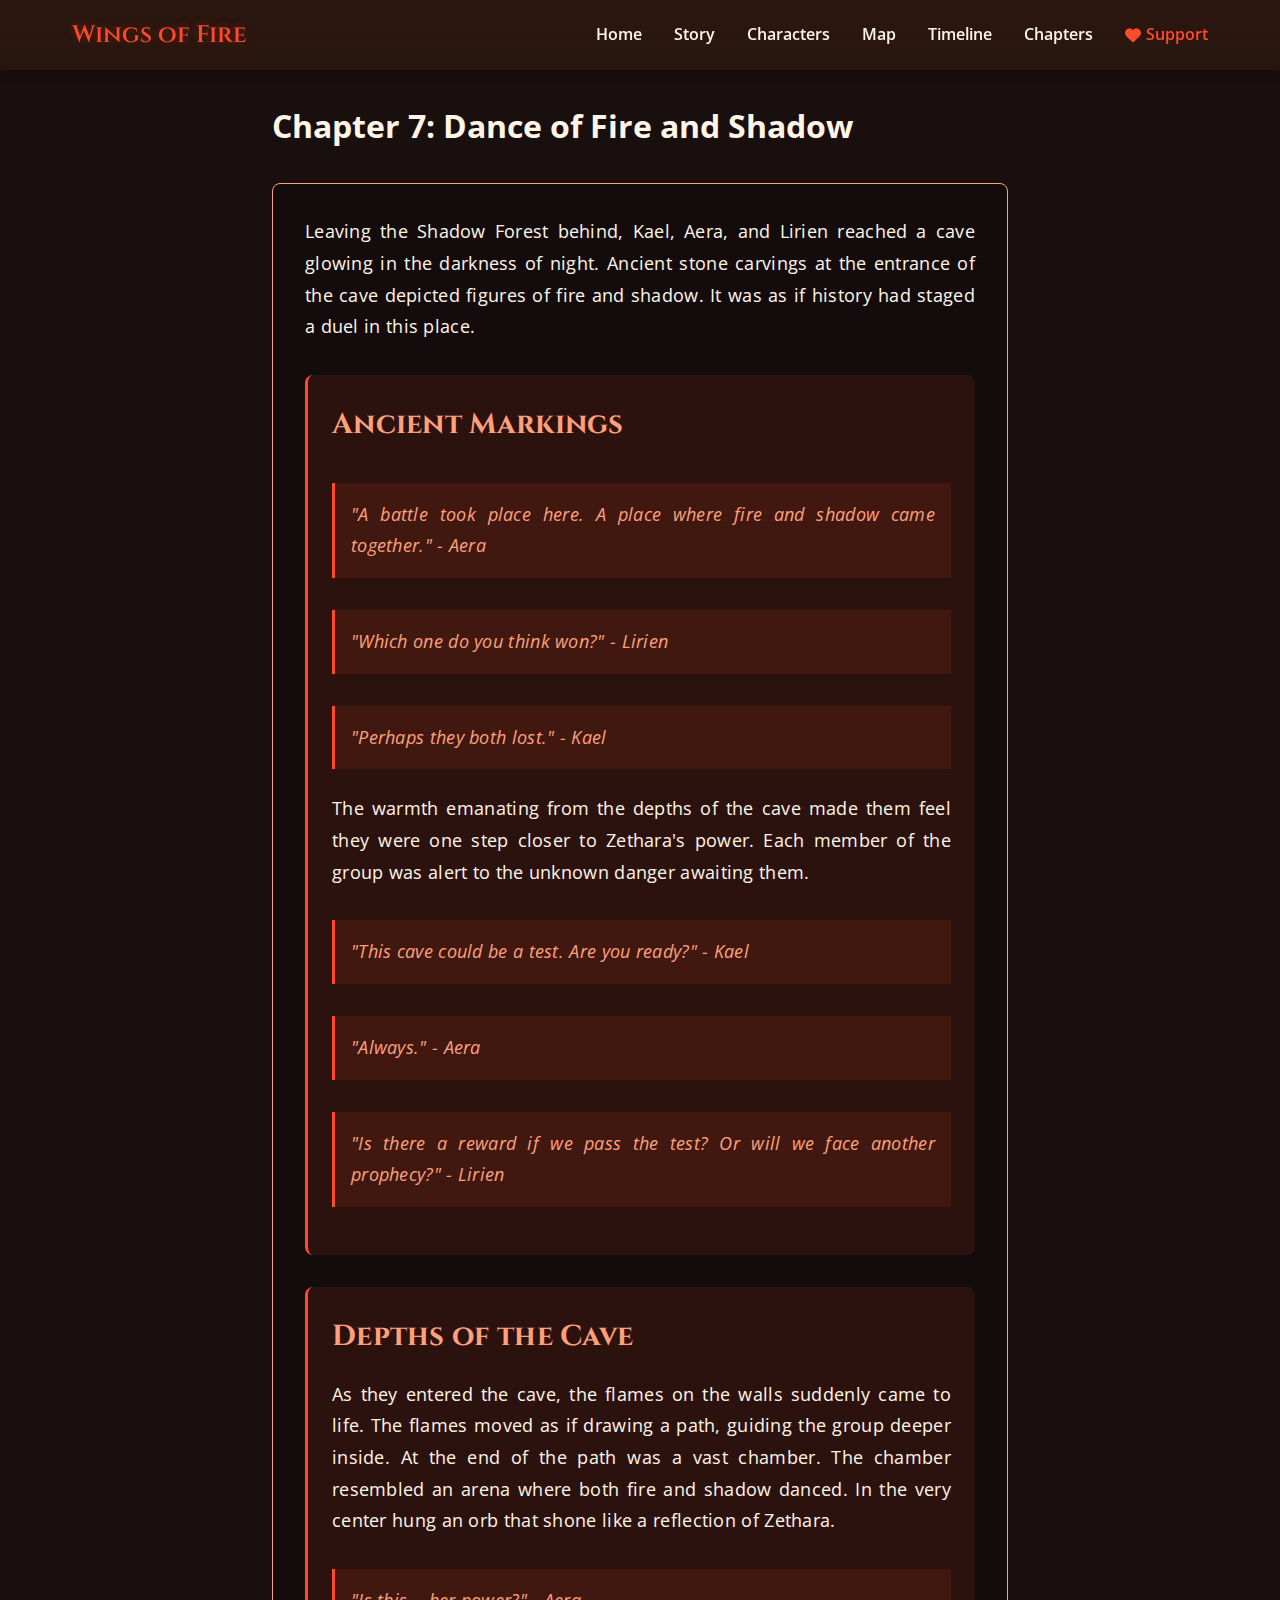
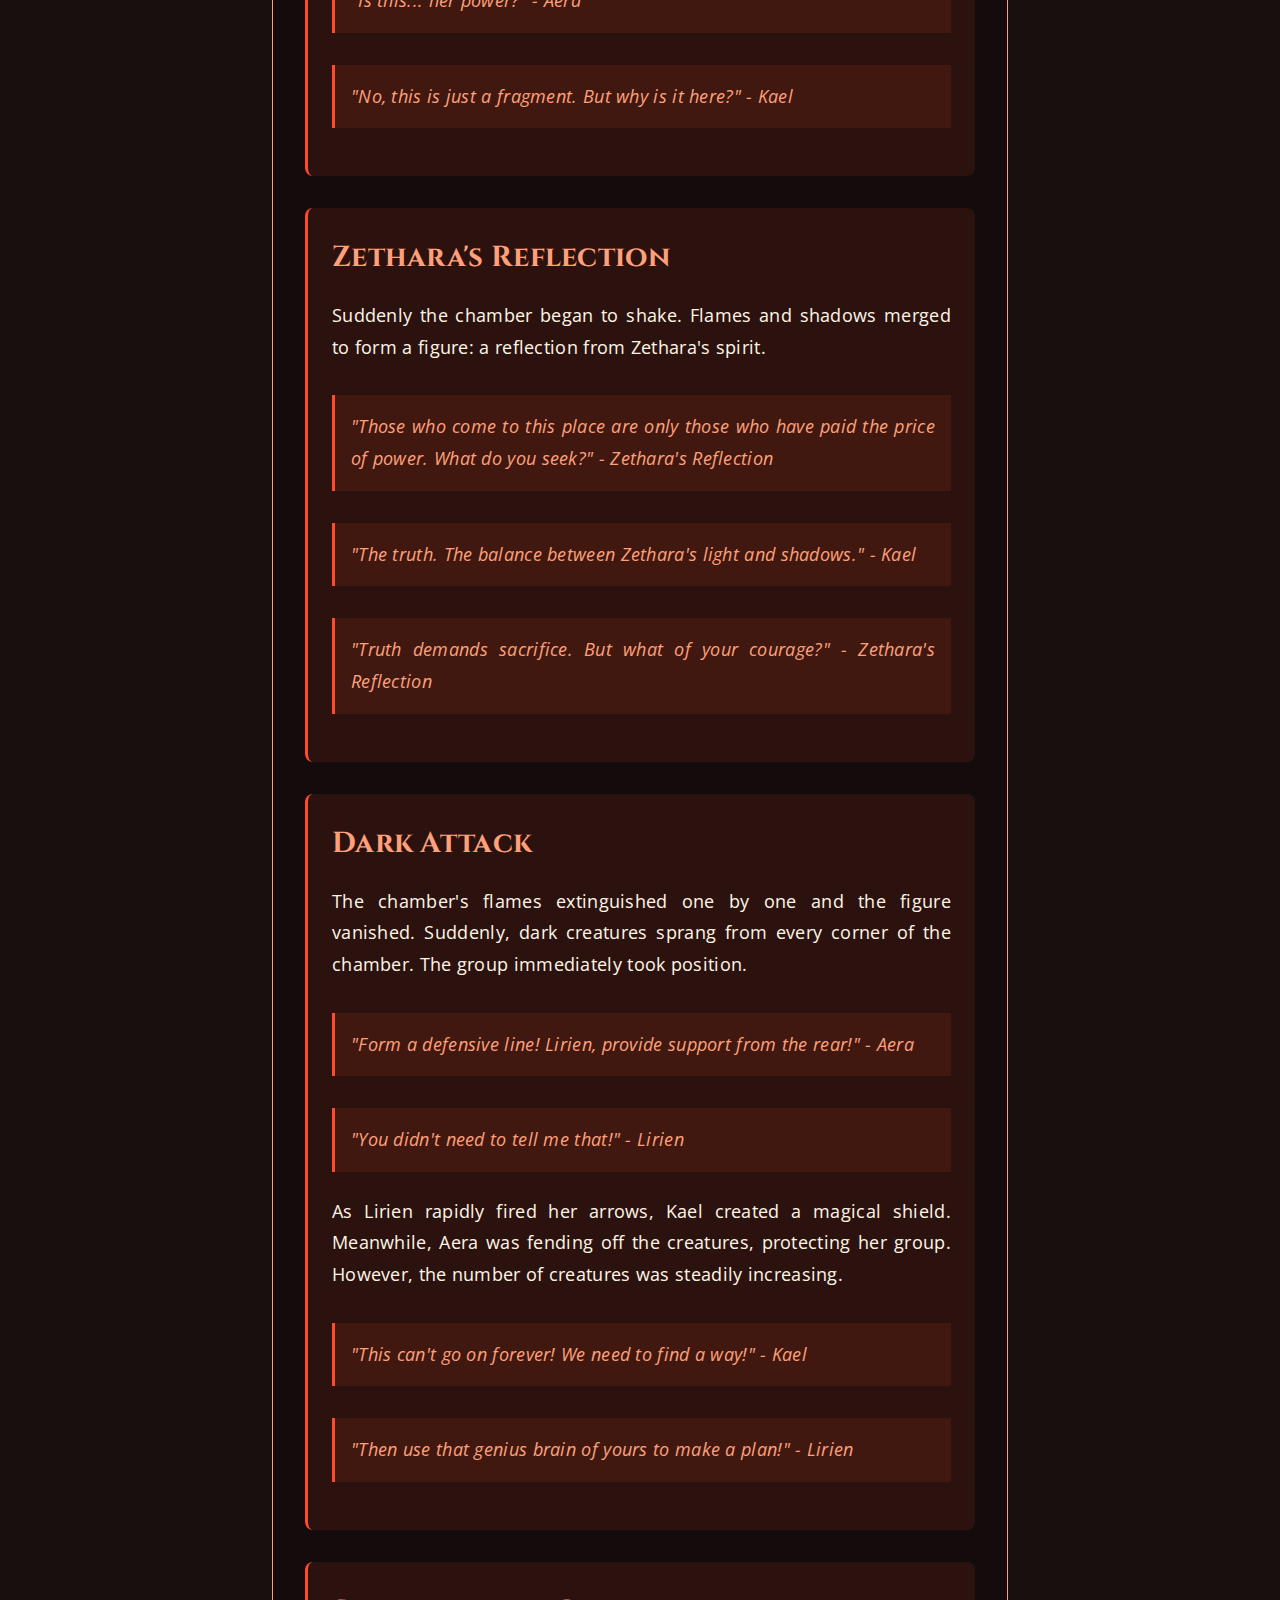
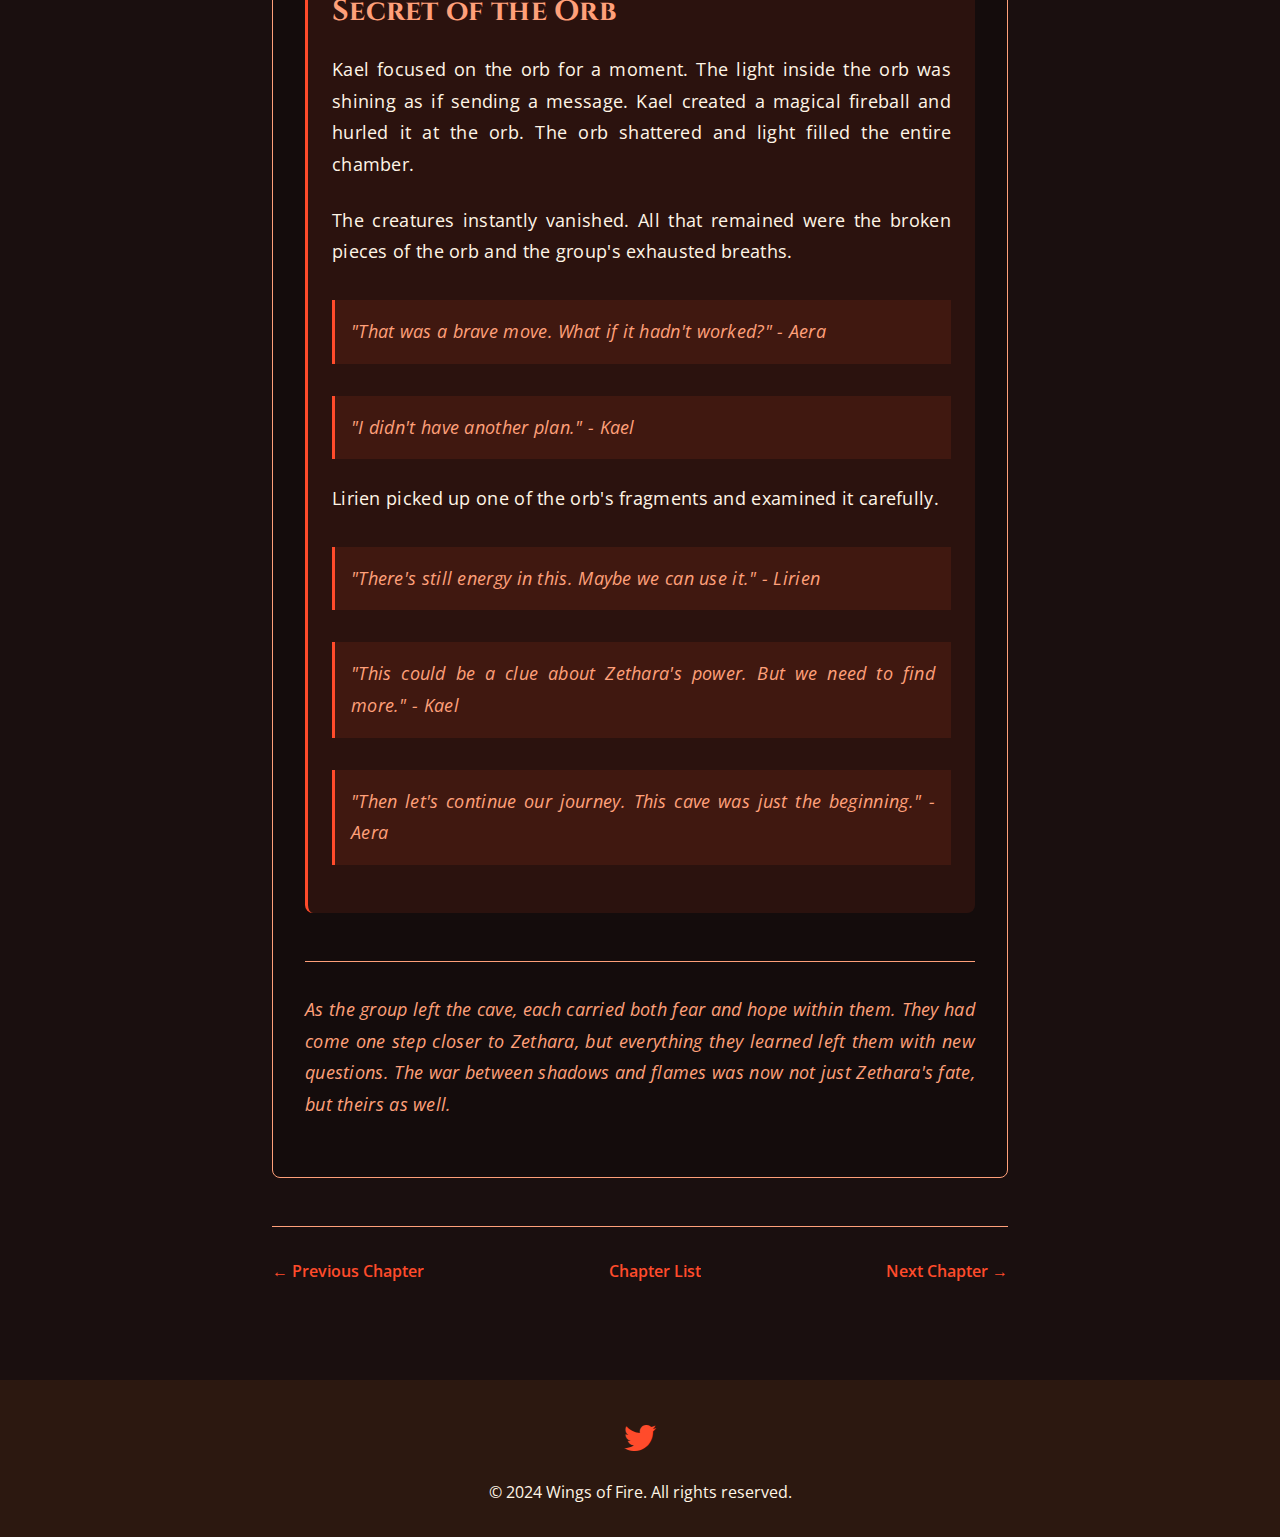
<file: bolum7.html>
<!DOCTYPE html>
<html lang="en">
<head>
    <meta charset="UTF-8">
    <meta name="viewport" content="width=device-width, initial-scale=1.0">
    <title>Chapter 7: Dance of Fire and Shadow - Wings of Fire</title>
    <link rel="stylesheet" href="style.css">
    <link rel="stylesheet" href="https://cdnjs.cloudflare.com/ajax/libs/font-awesome/6.0.0/css/all.min.css">
</head>
<body>
    <header class="main-header">
        <nav>
            <div class="logo"><a href="index.html">Wings of Fire</a></div>
            <ul>
                <li><a href="index.html">Home</a></li>
                <li><a href="index.html#story">Story</a></li>
                <li><a href="karakterler.html">Characters</a></li>
                <li><a href="harita.html">Map</a></li>
                <li><a href="kronoloji.html">Timeline</a></li>
                <li><a href="index.html#chapters">Chapters</a></li>
                <li><a href="https://pump.fun/coin/EGmrt3JKU1go9qJf28cedB8XnDzFnYAwe8LSgaQ7pump" target="_blank" class="support-link"><i class="fas fa-heart"></i> Support</a></li>
            </ul>
        </nav>
    </header>

    <main class="chapter-content">
        <article class="chapter">
            <h1>Chapter 7: Dance of Fire and Shadow</h1>
            
            <div class="chapter-text">
                <p>Leaving the Shadow Forest behind, Kael, Aera, and Lirien reached a cave glowing in the darkness of night. Ancient stone carvings at the entrance of the cave depicted figures of fire and shadow. It was as if history had staged a duel in this place.</p>

                <div class="character-section">
                    <h2>Ancient Markings</h2>
                    <div class="dialogue">
                        <p class="quote">"A battle took place here. A place where fire and shadow came together." - Aera</p>
                        <p class="quote">"Which one do you think won?" - Lirien</p>
                        <p class="quote">"Perhaps they both lost." - Kael</p>
                    </div>

                    <p>The warmth emanating from the depths of the cave made them feel they were one step closer to Zethara's power. Each member of the group was alert to the unknown danger awaiting them.</p>

                    <div class="dialogue">
                        <p class="quote">"This cave could be a test. Are you ready?" - Kael</p>
                        <p class="quote">"Always." - Aera</p>
                        <p class="quote">"Is there a reward if we pass the test? Or will we face another prophecy?" - Lirien</p>
                    </div>
                </div>

                <div class="character-section">
                    <h2>Depths of the Cave</h2>
                    <p>As they entered the cave, the flames on the walls suddenly came to life. The flames moved as if drawing a path, guiding the group deeper inside. At the end of the path was a vast chamber. The chamber resembled an arena where both fire and shadow danced. In the very center hung an orb that shone like a reflection of Zethara.</p>

                    <div class="dialogue">
                        <p class="quote">"Is this... her power?" - Aera</p>
                        <p class="quote">"No, this is just a fragment. But why is it here?" - Kael</p>
                    </div>
                </div>

                <div class="character-section">
                    <h2>Zethara's Reflection</h2>
                    <p>Suddenly the chamber began to shake. Flames and shadows merged to form a figure: a reflection from Zethara's spirit.</p>

                    <div class="dialogue">
                        <p class="quote">"Those who come to this place are only those who have paid the price of power. What do you seek?" - Zethara's Reflection</p>
                        <p class="quote">"The truth. The balance between Zethara's light and shadows." - Kael</p>
                        <p class="quote">"Truth demands sacrifice. But what of your courage?" - Zethara's Reflection</p>
                    </div>
                </div>

                <div class="character-section">
                    <h2>Dark Attack</h2>
                    <p>The chamber's flames extinguished one by one and the figure vanished. Suddenly, dark creatures sprang from every corner of the chamber. The group immediately took position.</p>

                    <div class="dialogue">
                        <p class="quote">"Form a defensive line! Lirien, provide support from the rear!" - Aera</p>
                        <p class="quote">"You didn't need to tell me that!" - Lirien</p>
                    </div>

                    <p>As Lirien rapidly fired her arrows, Kael created a magical shield. Meanwhile, Aera was fending off the creatures, protecting her group. However, the number of creatures was steadily increasing.</p>

                    <div class="dialogue">
                        <p class="quote">"This can't go on forever! We need to find a way!" - Kael</p>
                        <p class="quote">"Then use that genius brain of yours to make a plan!" - Lirien</p>
                    </div>
                </div>

                <div class="character-section">
                    <h2>Secret of the Orb</h2>
                    <p>Kael focused on the orb for a moment. The light inside the orb was shining as if sending a message. Kael created a magical fireball and hurled it at the orb. The orb shattered and light filled the entire chamber.</p>

                    <p>The creatures instantly vanished. All that remained were the broken pieces of the orb and the group's exhausted breaths.</p>

                    <div class="dialogue">
                        <p class="quote">"That was a brave move. What if it hadn't worked?" - Aera</p>
                        <p class="quote">"I didn't have another plan." - Kael</p>
                    </div>

                    <p>Lirien picked up one of the orb's fragments and examined it carefully.</p>

                    <div class="dialogue">
                        <p class="quote">"There's still energy in this. Maybe we can use it." - Lirien</p>
                        <p class="quote">"This could be a clue about Zethara's power. But we need to find more." - Kael</p>
                        <p class="quote">"Then let's continue our journey. This cave was just the beginning." - Aera</p>
                    </div>
                </div>

                <p class="chapter-end">As the group left the cave, each carried both fear and hope within them. They had come one step closer to Zethara, but everything they learned left them with new questions. The war between shadows and flames was now not just Zethara's fate, but theirs as well.</p>
            </div>

            <div class="chapter-navigation">
                <a href="bolum6.html" class="nav-button">← Previous Chapter</a>
                <a href="index.html#chapters" class="nav-button">Chapter List</a>
                <a href="bolum8.html" class="nav-button">Next Chapter →</a>
            </div>
        </article>
    </main>

    <footer>
        <div class="social-media">
            <a href="https://x.com/ZetharaOfficial" target="_blank" class="social-icon">
                <i class="fab fa-twitter"></i>
            </a>
        </div>
        <p>&copy; 2024 Wings of Fire. All rights reserved.</p>
    </footer>

    <script>
        // Chapter transition animation
        document.querySelectorAll('.nav-button').forEach(button => {
            button.addEventListener('click', function(e) {
                if (!this.classList.contains('disabled')) {
                    e.preventDefault();
                    const href = this.getAttribute('href');
                    
                    // Flame animation
                    const flame = document.createElement('div');
                    flame.className = 'flame-transition';
                    document.body.appendChild(flame);

                    // Redirect after animation completes
                    setTimeout(() => {
                        window.location.href = href;
                    }, 1000);
                }
            });
        });
    </script>
</body>
</html>
</file>
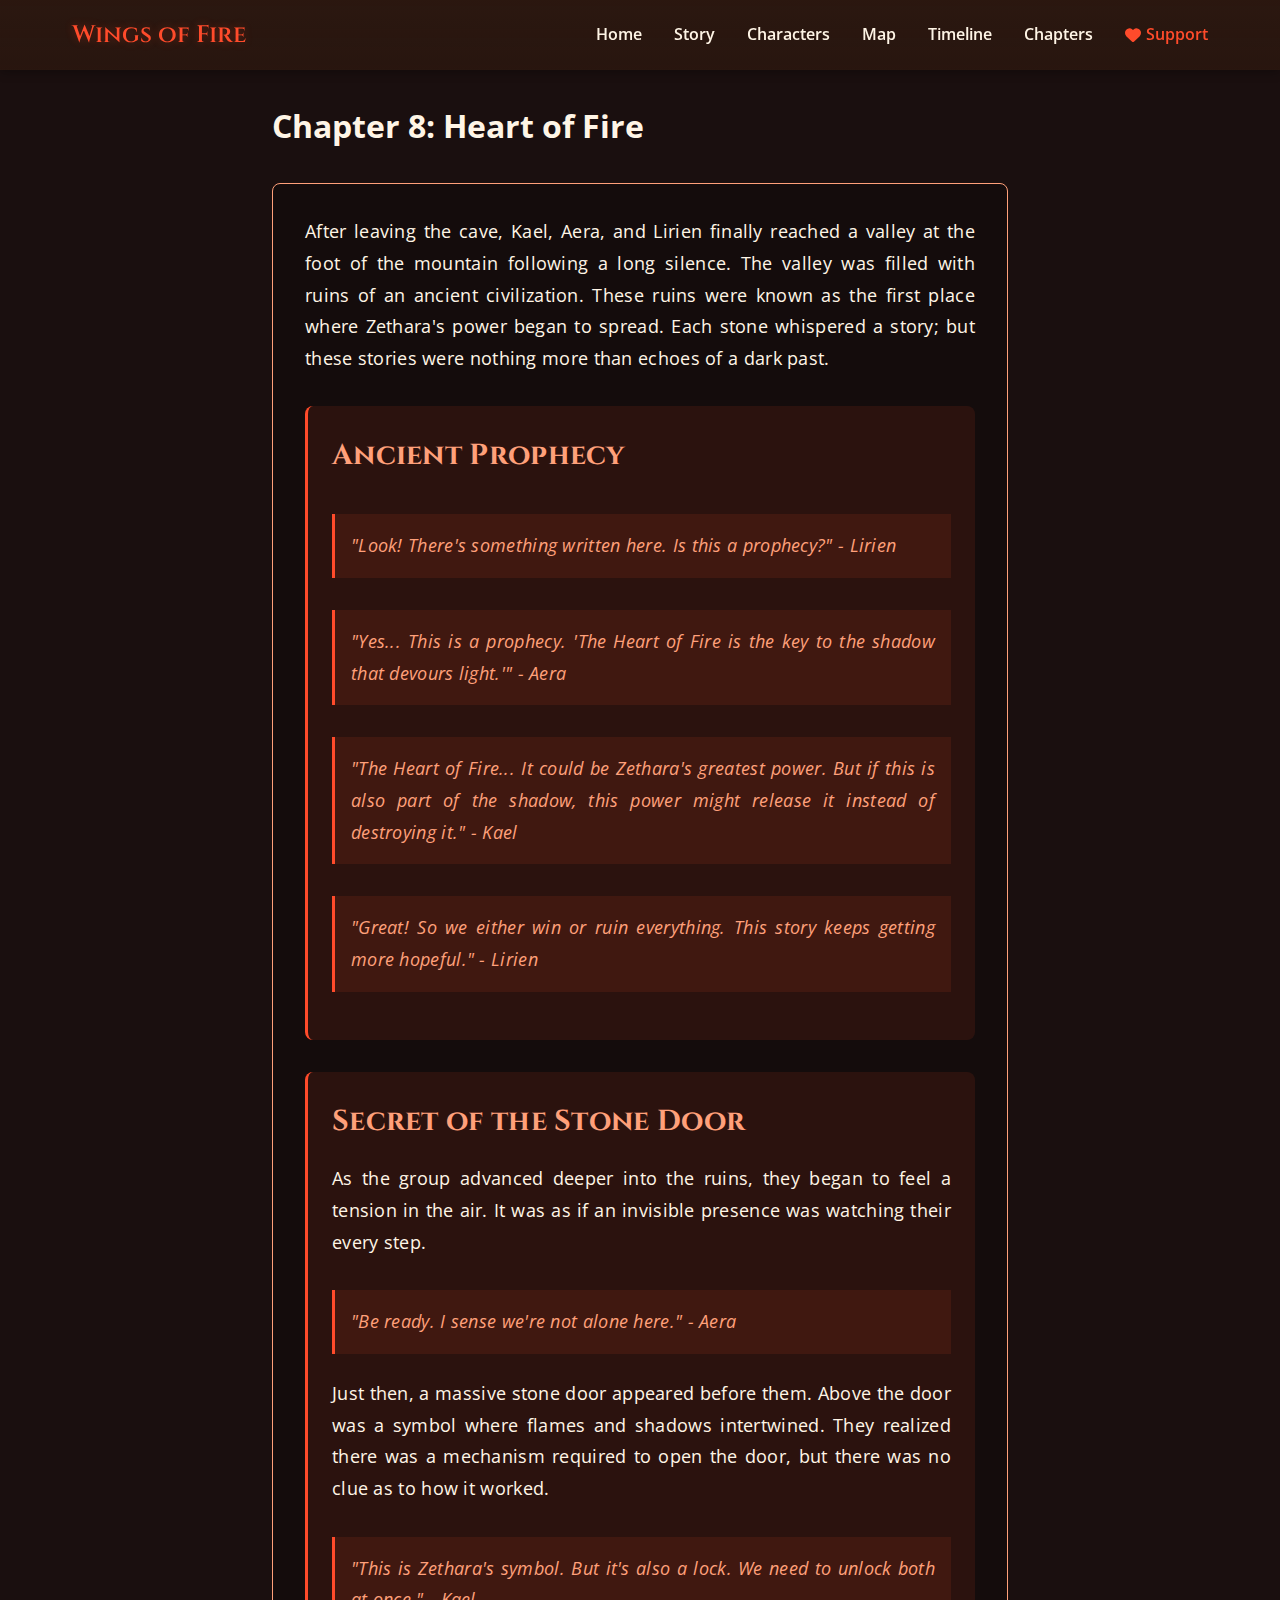
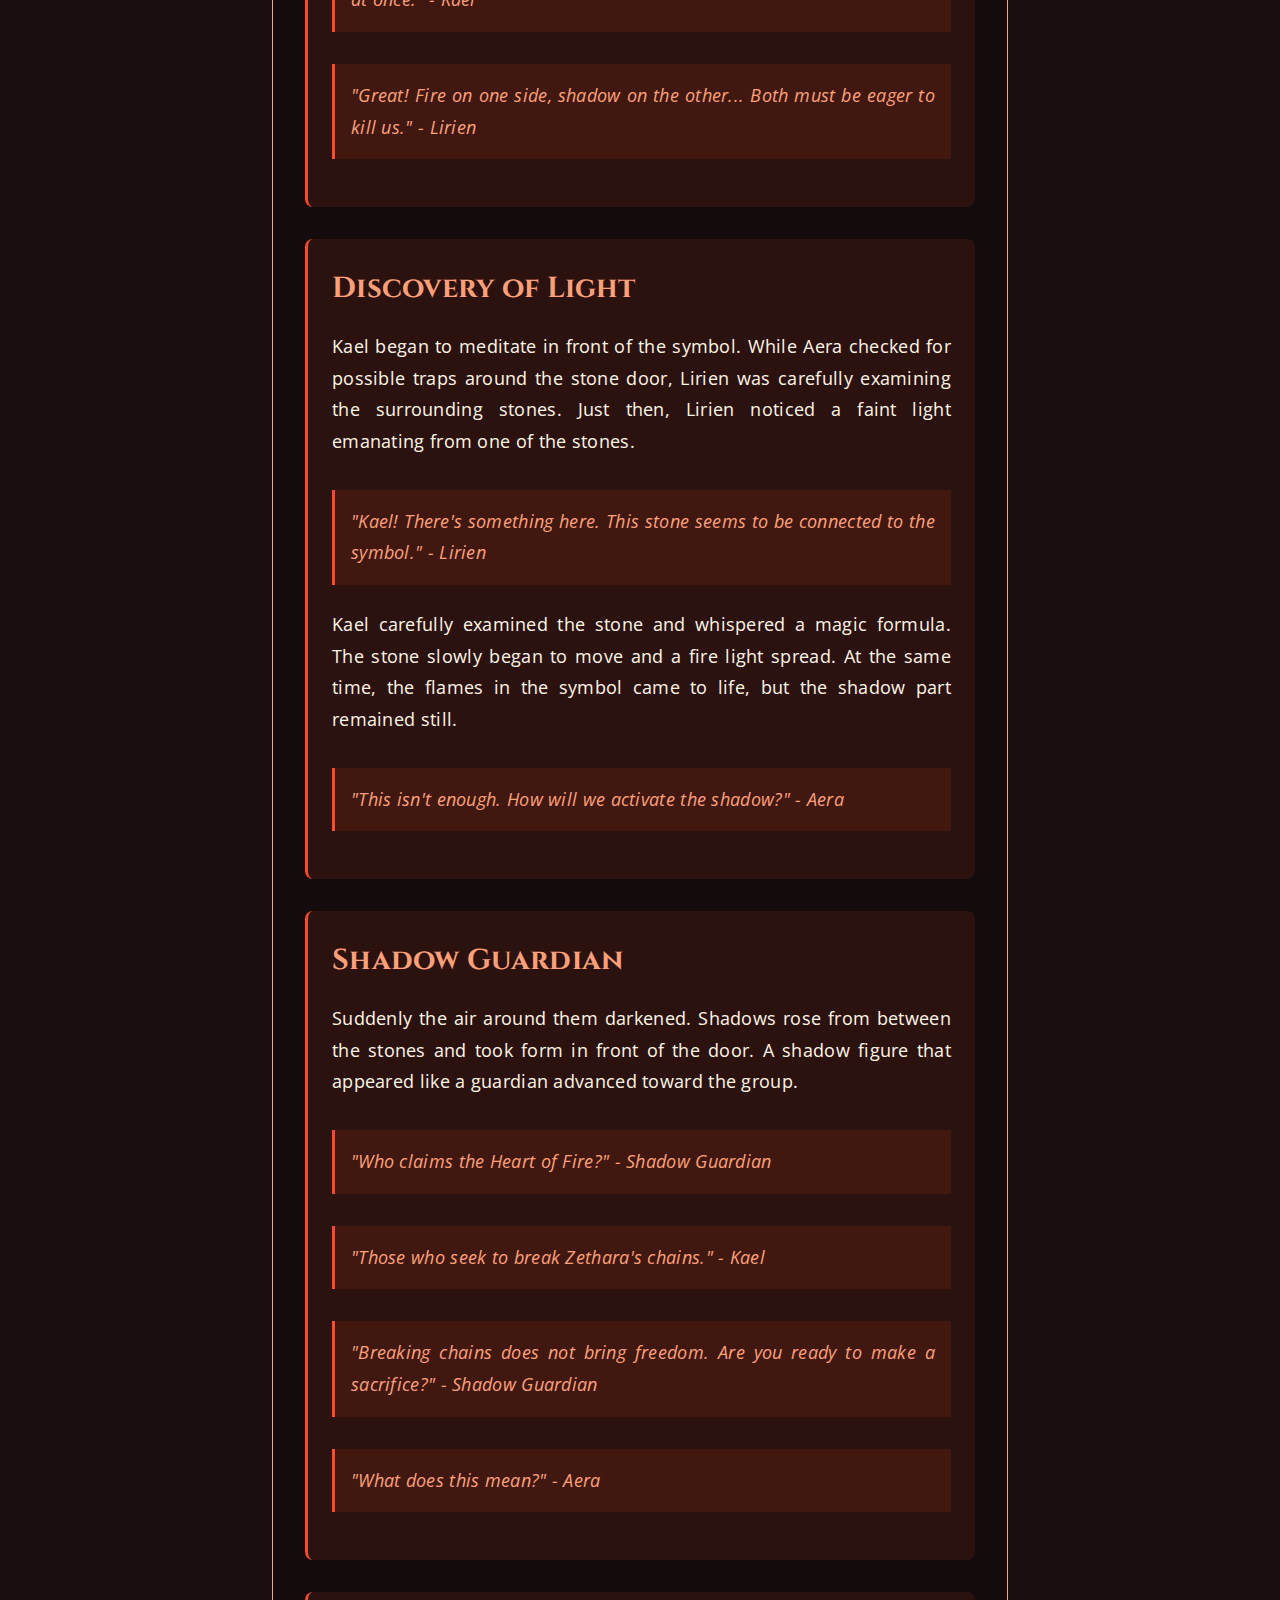
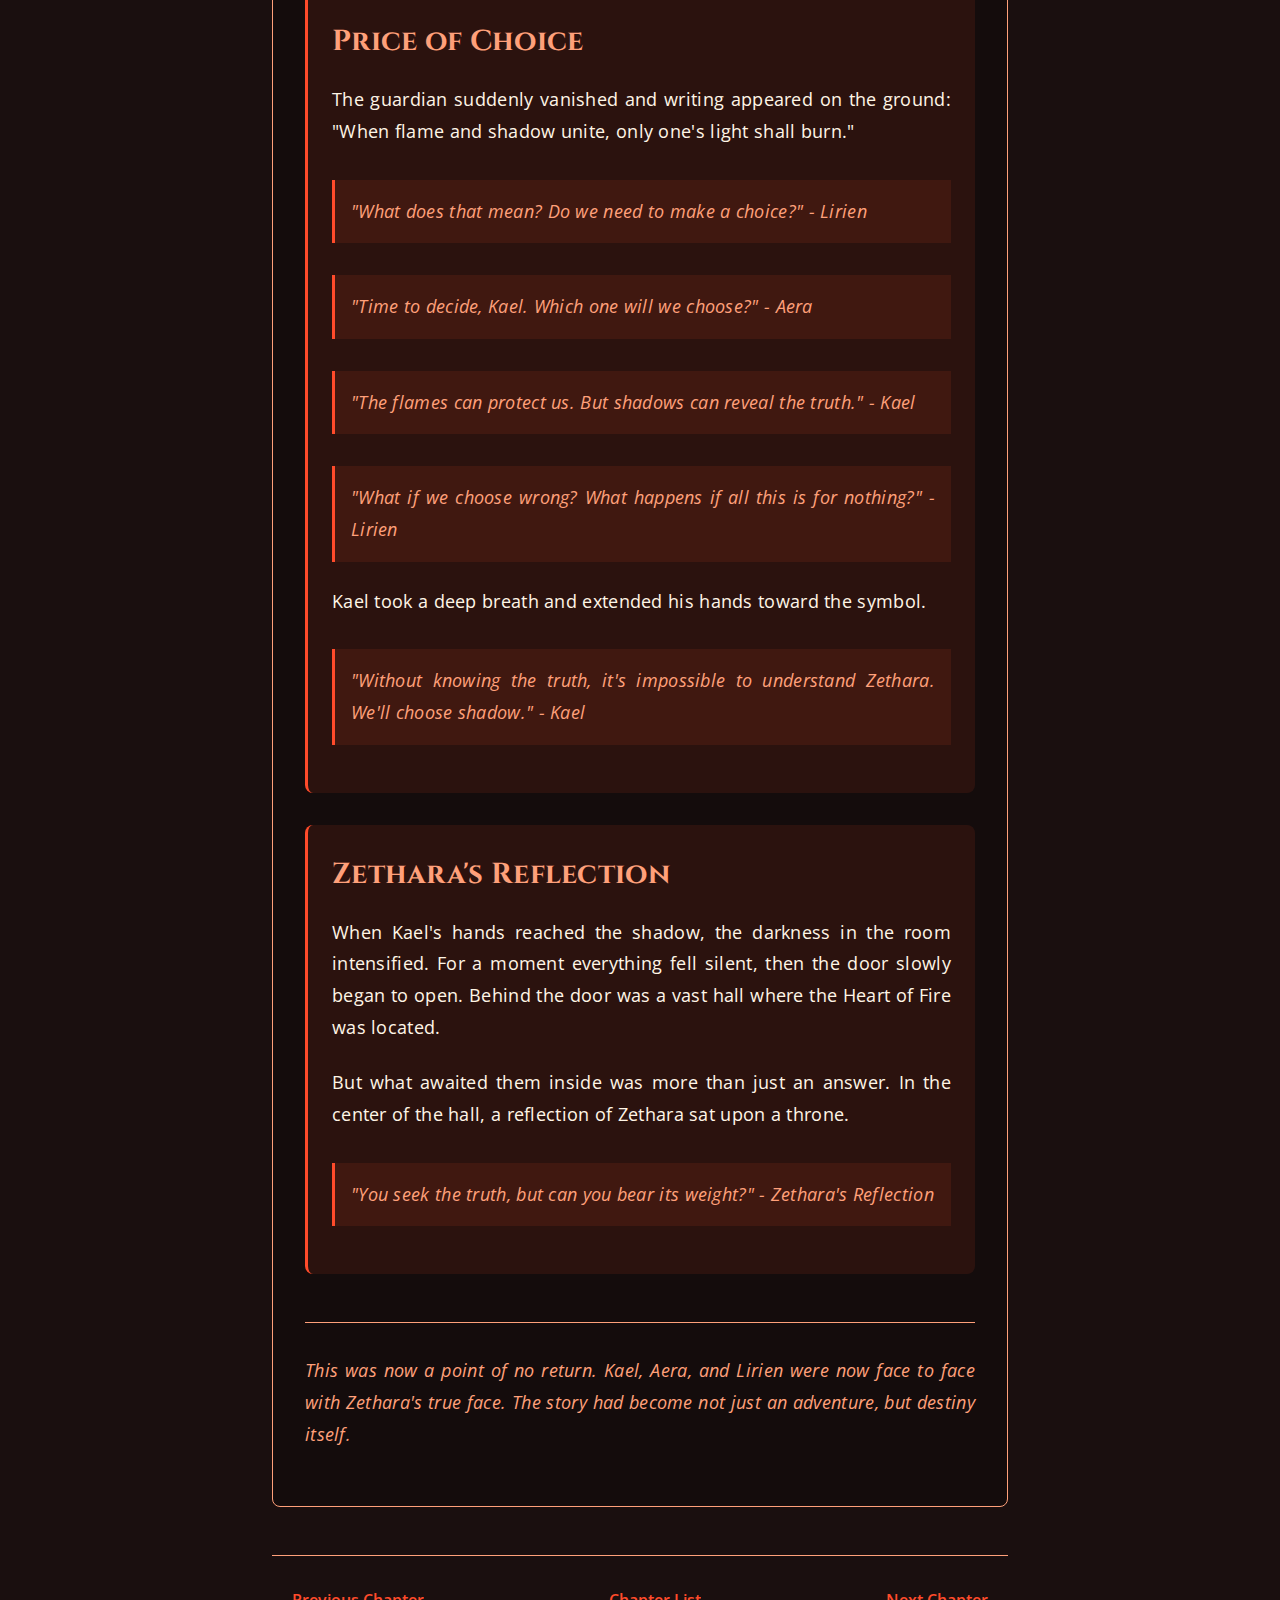
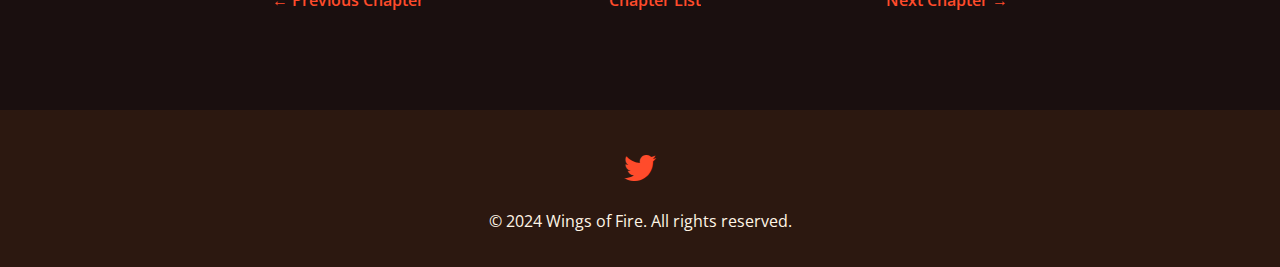
<file: bolum8.html>
<!DOCTYPE html>
<html lang="en">
<head>
    <meta charset="UTF-8">
    <meta name="viewport" content="width=device-width, initial-scale=1.0">
    <title>Chapter 8: Heart of Fire - Wings of Fire</title>
    <link rel="stylesheet" href="style.css">
    <link rel="stylesheet" href="https://cdnjs.cloudflare.com/ajax/libs/font-awesome/6.0.0/css/all.min.css">
</head>
<body>
    <header class="main-header">
        <nav>
            <div class="logo"><a href="index.html">Wings of Fire</a></div>
            <ul>
                <li><a href="index.html">Home</a></li>
                <li><a href="index.html#story">Story</a></li>
                <li><a href="karakterler.html">Characters</a></li>
                <li><a href="harita.html">Map</a></li>
                <li><a href="kronoloji.html">Timeline</a></li>
                <li><a href="index.html#chapters">Chapters</a></li>
                <li><a href="https://pump.fun/coin/EGmrt3JKU1go9qJf28cedB8XnDzFnYAwe8LSgaQ7pump" target="_blank" class="support-link"><i class="fas fa-heart"></i> Support</a></li>
            </ul>
        </nav>
    </header>

    <main class="chapter-content">
        <article class="chapter">
            <h1>Chapter 8: Heart of Fire</h1>
            
            <div class="chapter-text">
                <p>After leaving the cave, Kael, Aera, and Lirien finally reached a valley at the foot of the mountain following a long silence. The valley was filled with ruins of an ancient civilization. These ruins were known as the first place where Zethara's power began to spread. Each stone whispered a story; but these stories were nothing more than echoes of a dark past.</p>

                <div class="character-section">
                    <h2>Ancient Prophecy</h2>
                    <div class="dialogue">
                        <p class="quote">"Look! There's something written here. Is this a prophecy?" - Lirien</p>
                        <p class="quote">"Yes... This is a prophecy. 'The Heart of Fire is the key to the shadow that devours light.'" - Aera</p>
                        <p class="quote">"The Heart of Fire... It could be Zethara's greatest power. But if this is also part of the shadow, this power might release it instead of destroying it." - Kael</p>
                        <p class="quote">"Great! So we either win or ruin everything. This story keeps getting more hopeful." - Lirien</p>
                    </div>
                </div>

                <div class="character-section">
                    <h2>Secret of the Stone Door</h2>
                    <p>As the group advanced deeper into the ruins, they began to feel a tension in the air. It was as if an invisible presence was watching their every step.</p>

                    <div class="dialogue">
                        <p class="quote">"Be ready. I sense we're not alone here." - Aera</p>
                    </div>

                    <p>Just then, a massive stone door appeared before them. Above the door was a symbol where flames and shadows intertwined. They realized there was a mechanism required to open the door, but there was no clue as to how it worked.</p>

                    <div class="dialogue">
                        <p class="quote">"This is Zethara's symbol. But it's also a lock. We need to unlock both at once." - Kael</p>
                        <p class="quote">"Great! Fire on one side, shadow on the other... Both must be eager to kill us." - Lirien</p>
                    </div>
                </div>

                <div class="character-section">
                    <h2>Discovery of Light</h2>
                    <p>Kael began to meditate in front of the symbol. While Aera checked for possible traps around the stone door, Lirien was carefully examining the surrounding stones. Just then, Lirien noticed a faint light emanating from one of the stones.</p>

                    <div class="dialogue">
                        <p class="quote">"Kael! There's something here. This stone seems to be connected to the symbol." - Lirien</p>
                    </div>

                    <p>Kael carefully examined the stone and whispered a magic formula. The stone slowly began to move and a fire light spread. At the same time, the flames in the symbol came to life, but the shadow part remained still.</p>

                    <div class="dialogue">
                        <p class="quote">"This isn't enough. How will we activate the shadow?" - Aera</p>
                    </div>
                </div>

                <div class="character-section">
                    <h2>Shadow Guardian</h2>
                    <p>Suddenly the air around them darkened. Shadows rose from between the stones and took form in front of the door. A shadow figure that appeared like a guardian advanced toward the group.</p>

                    <div class="dialogue">
                        <p class="quote">"Who claims the Heart of Fire?" - Shadow Guardian</p>
                        <p class="quote">"Those who seek to break Zethara's chains." - Kael</p>
                        <p class="quote">"Breaking chains does not bring freedom. Are you ready to make a sacrifice?" - Shadow Guardian</p>
                        <p class="quote">"What does this mean?" - Aera</p>
                    </div>
                </div>

                <div class="character-section">
                    <h2>Price of Choice</h2>
                    <p>The guardian suddenly vanished and writing appeared on the ground: "When flame and shadow unite, only one's light shall burn."</p>

                    <div class="dialogue">
                        <p class="quote">"What does that mean? Do we need to make a choice?" - Lirien</p>
                        <p class="quote">"Time to decide, Kael. Which one will we choose?" - Aera</p>
                        <p class="quote">"The flames can protect us. But shadows can reveal the truth." - Kael</p>
                        <p class="quote">"What if we choose wrong? What happens if all this is for nothing?" - Lirien</p>
                    </div>

                    <p>Kael took a deep breath and extended his hands toward the symbol.</p>

                    <div class="dialogue">
                        <p class="quote">"Without knowing the truth, it's impossible to understand Zethara. We'll choose shadow." - Kael</p>
                    </div>
                </div>

                <div class="character-section">
                    <h2>Zethara's Reflection</h2>
                    <p>When Kael's hands reached the shadow, the darkness in the room intensified. For a moment everything fell silent, then the door slowly began to open. Behind the door was a vast hall where the Heart of Fire was located.</p>

                    <p>But what awaited them inside was more than just an answer. In the center of the hall, a reflection of Zethara sat upon a throne.</p>

                    <div class="dialogue">
                        <p class="quote">"You seek the truth, but can you bear its weight?" - Zethara's Reflection</p>
                    </div>
                </div>

                <p class="chapter-end">This was now a point of no return. Kael, Aera, and Lirien were now face to face with Zethara's true face. The story had become not just an adventure, but destiny itself.</p>
            </div>

            <div class="chapter-navigation">
                <a href="bolum7.html" class="nav-button">← Previous Chapter</a>
                <a href="index.html#chapters" class="nav-button">Chapter List</a>
                <a href="bolum9.html" class="nav-button">Next Chapter →</a>
            </div>
        </article>
    </main>

    <footer>
        <div class="social-media">
            <a href="https://x.com/ZetharaOfficial" target="_blank" class="social-icon">
                <i class="fab fa-twitter"></i>
            </a>
        </div>
        <p>&copy; 2024 Wings of Fire. All rights reserved.</p>
    </footer>

    <script>
        // Chapter transition animation
        document.querySelectorAll('.nav-button').forEach(button => {
            button.addEventListener('click', function(e) {
                if (!this.classList.contains('disabled')) {
                    e.preventDefault();
                    const href = this.getAttribute('href');
                    
                    // Flame animation
                    const flame = document.createElement('div');
                    flame.className = 'flame-transition';
                    document.body.appendChild(flame);

                    // Redirect after animation completes
                    setTimeout(() => {
                        window.location.href = href;
                    }, 1000);
                }
            });
        });
    </script>
</body>
</html>
</file>
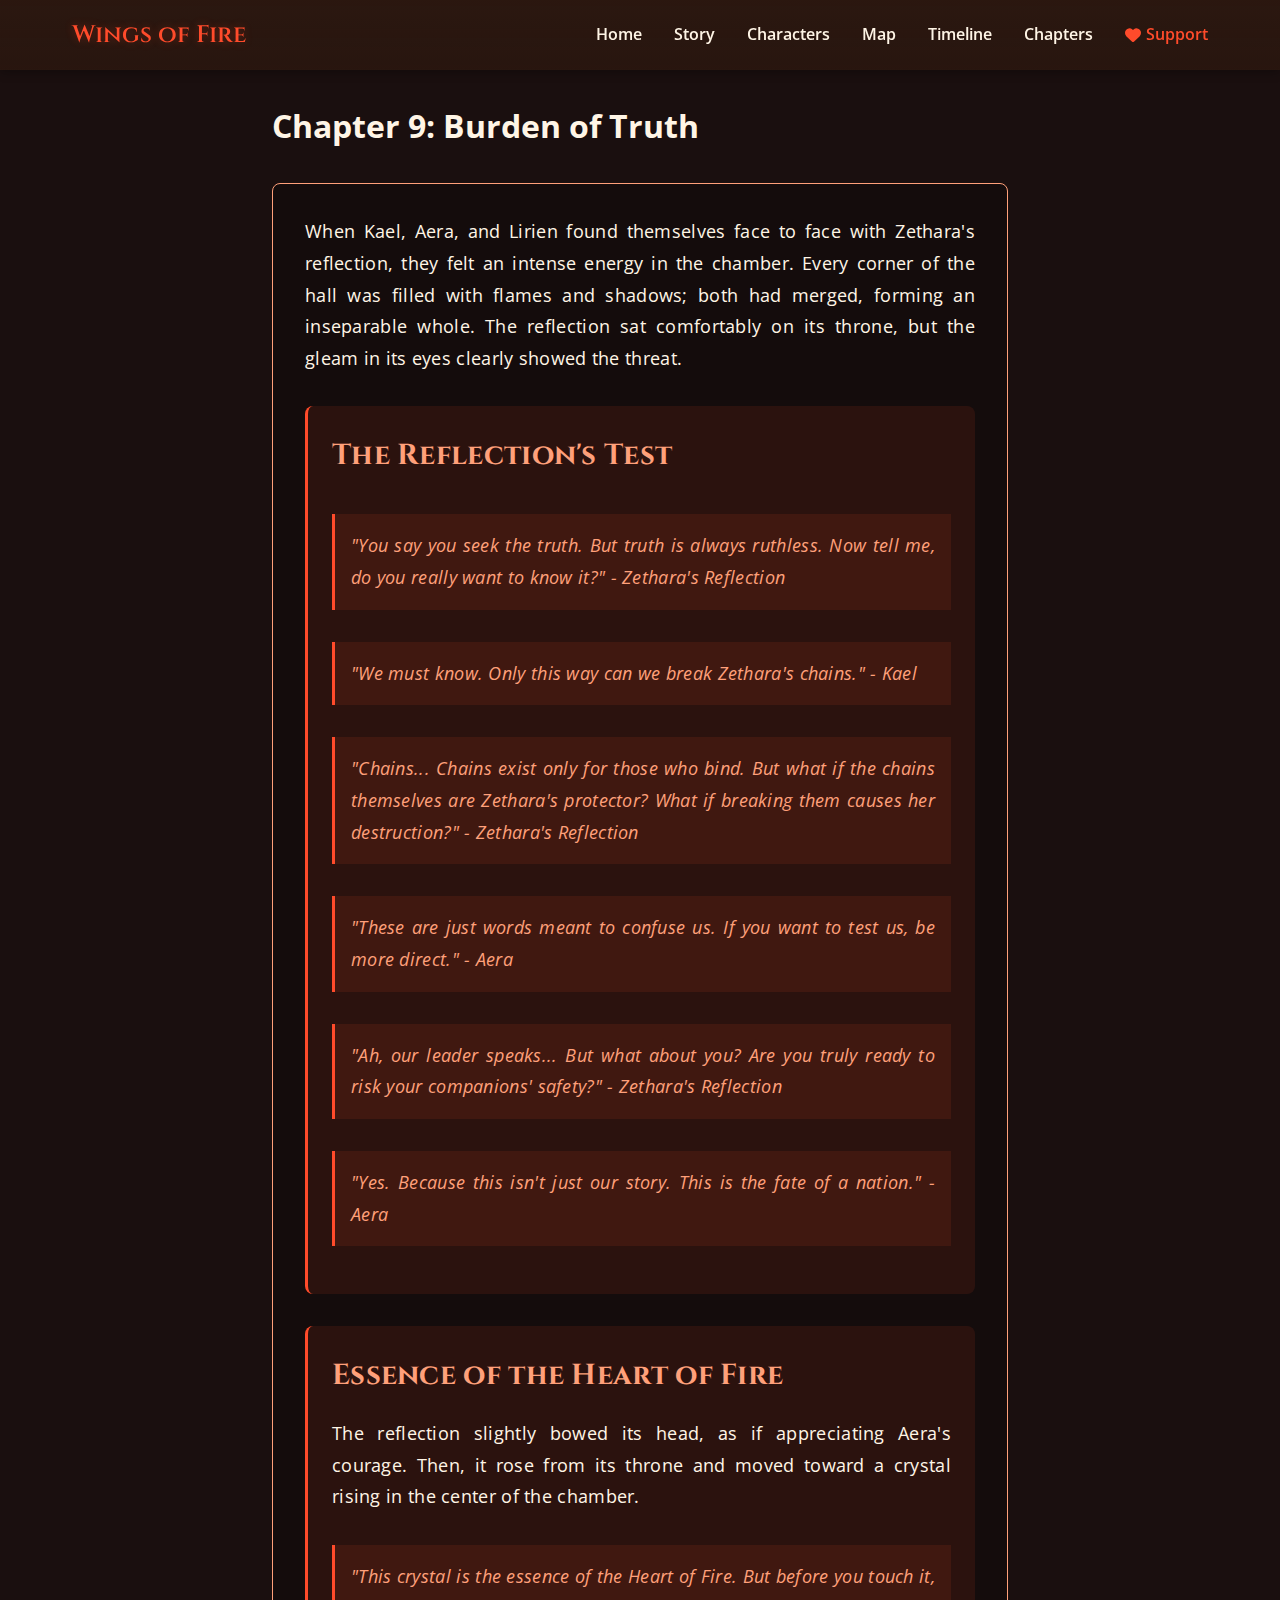
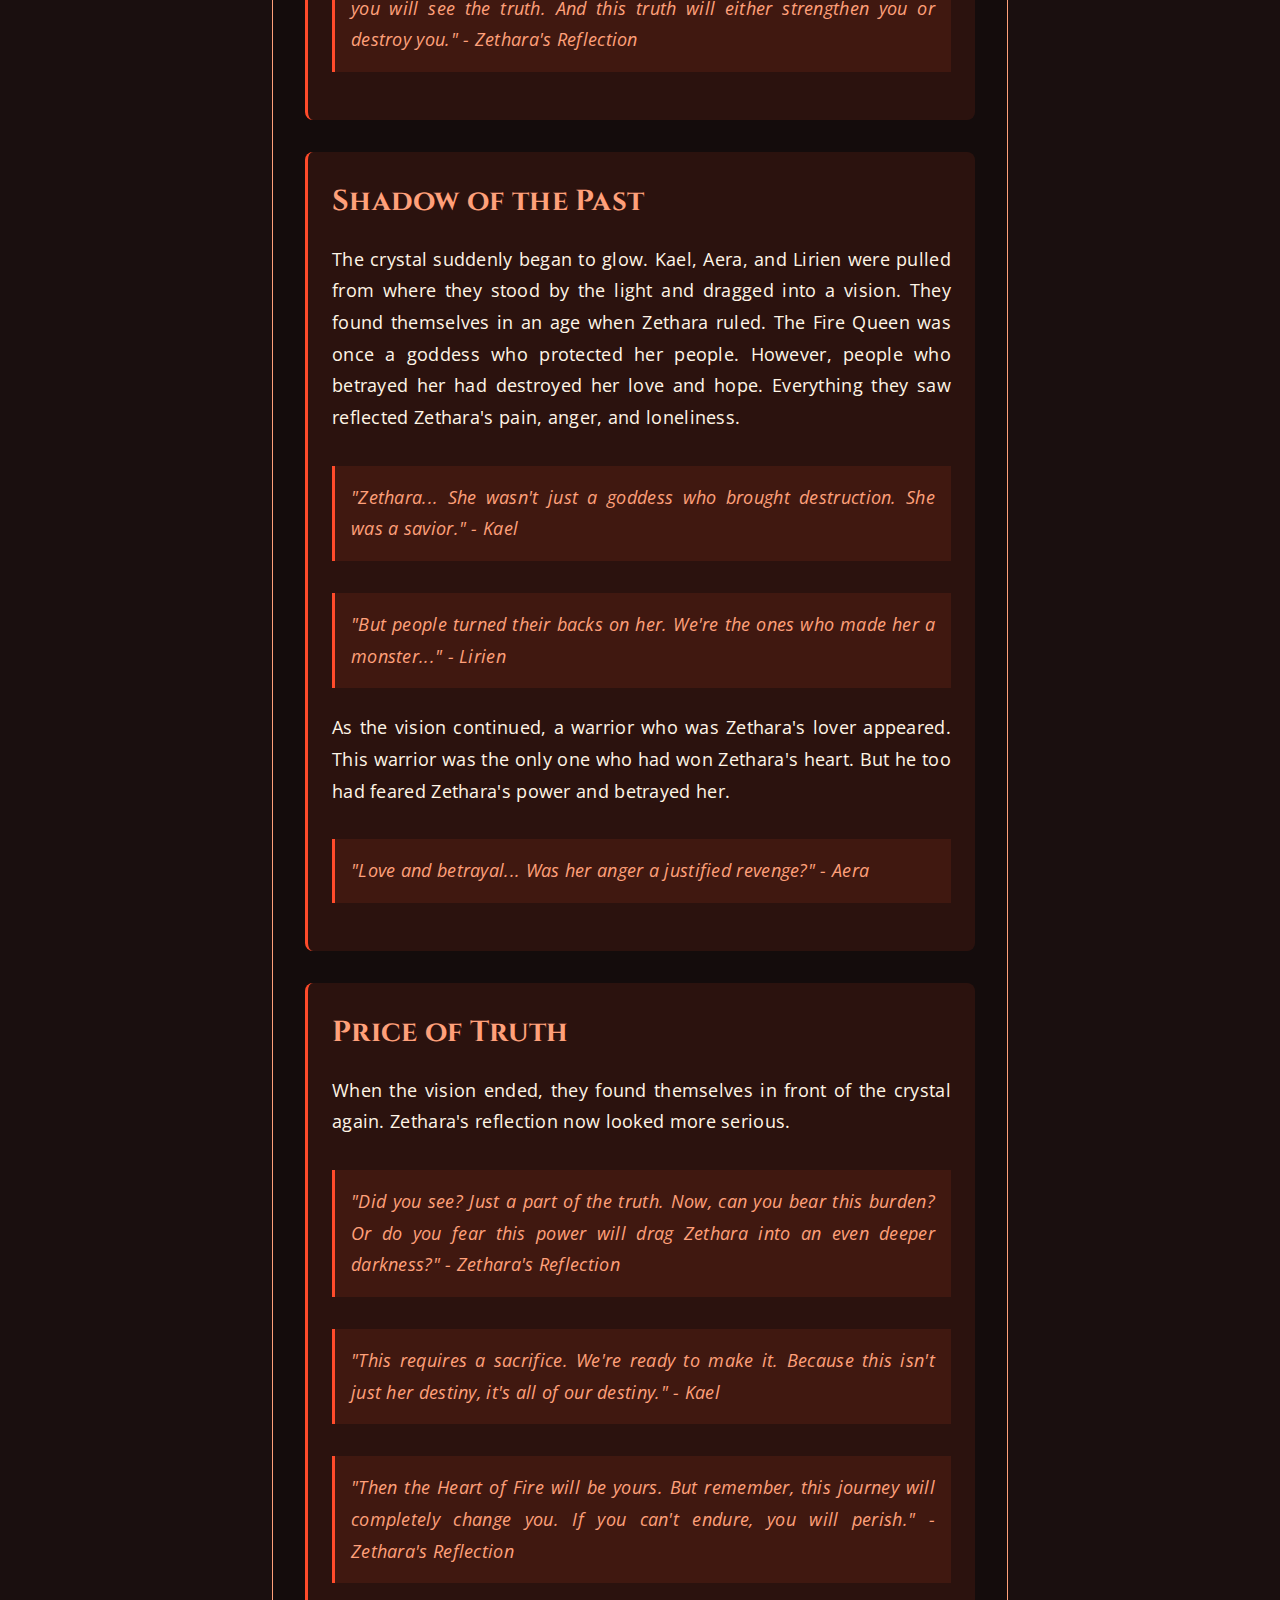
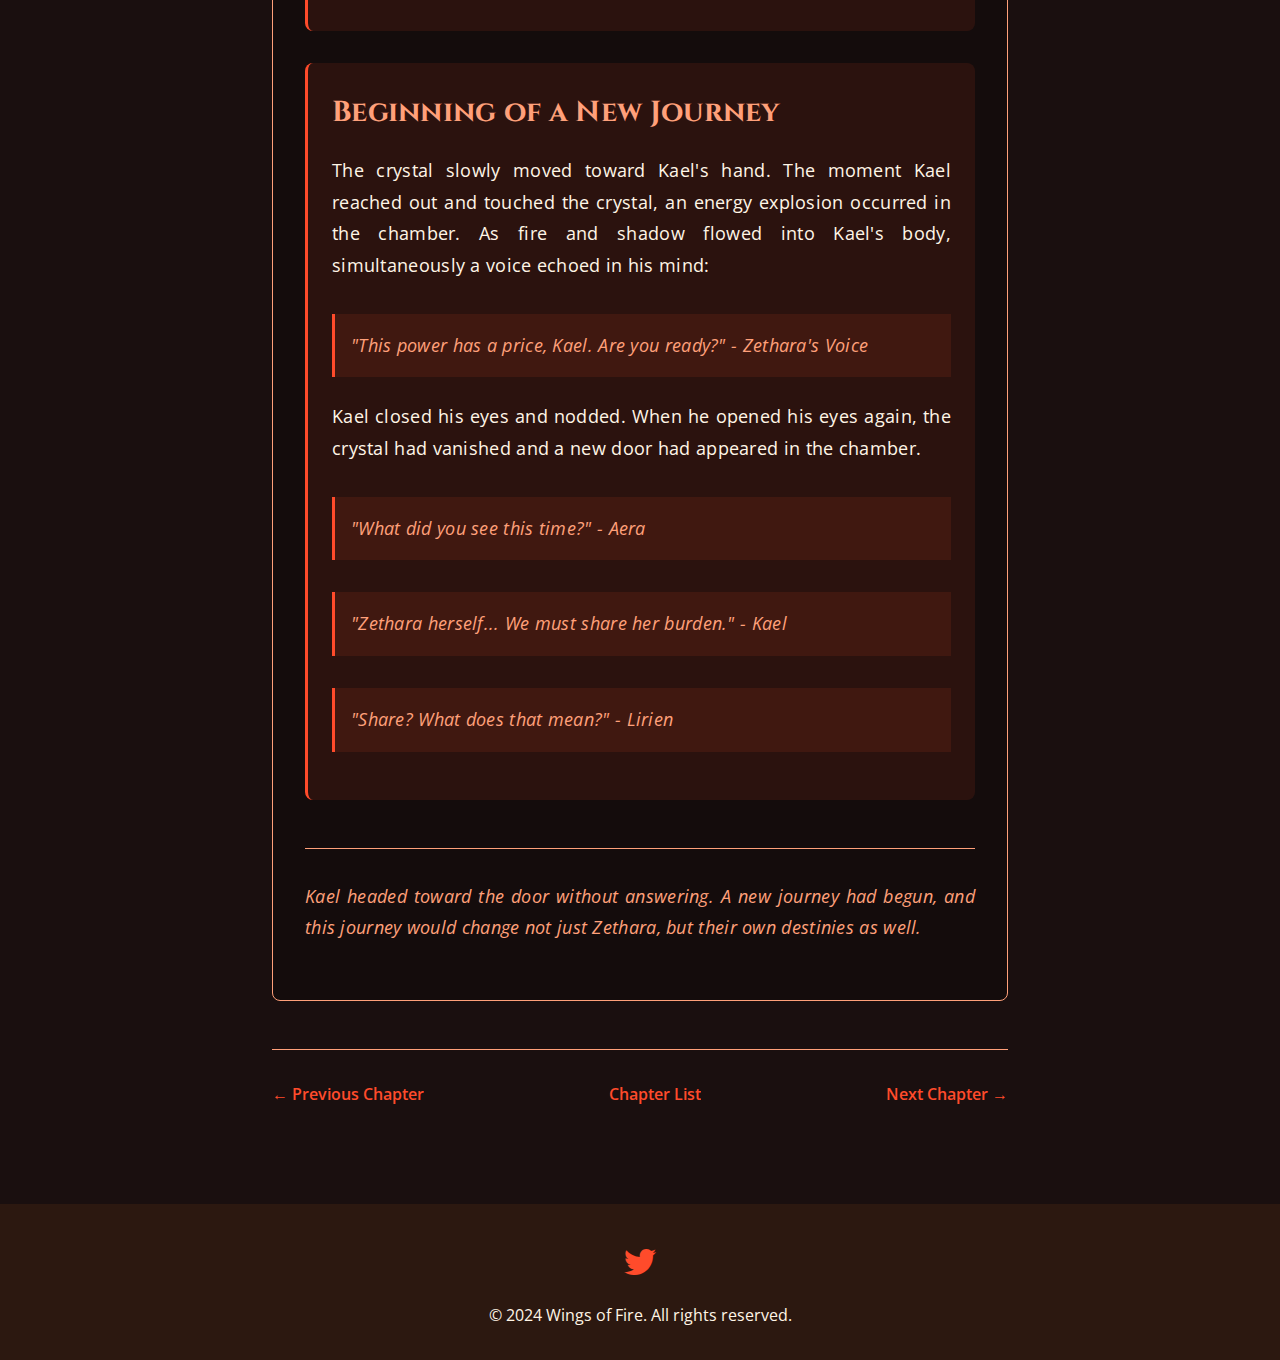
<file: bolum9.html>
<!DOCTYPE html>
<html lang="en">
<head>
    <meta charset="UTF-8">
    <meta name="viewport" content="width=device-width, initial-scale=1.0">
    <title>Chapter 9: Burden of Truth - Wings of Fire</title>
    <link rel="stylesheet" href="style.css">
    <link rel="stylesheet" href="https://cdnjs.cloudflare.com/ajax/libs/font-awesome/6.0.0/css/all.min.css">
</head>
<body>
    <header class="main-header">
        <nav>
            <div class="logo"><a href="index.html">Wings of Fire</a></div>
            <ul>
                <li><a href="index.html">Home</a></li>
                <li><a href="index.html#story">Story</a></li>
                <li><a href="karakterler.html">Characters</a></li>
                <li><a href="harita.html">Map</a></li>
                <li><a href="kronoloji.html">Timeline</a></li>
                <li><a href="index.html#chapters">Chapters</a></li>
                <li><a href="https://pump.fun/coin/EGmrt3JKU1go9qJf28cedB8XnDzFnYAwe8LSgaQ7pump" target="_blank" class="support-link"><i class="fas fa-heart"></i> Support</a></li>
            </ul>
        </nav>
    </header>

    <main class="chapter-content">
        <article class="chapter">
            <h1>Chapter 9: Burden of Truth</h1>
            
            <div class="chapter-text">
                <p>When Kael, Aera, and Lirien found themselves face to face with Zethara's reflection, they felt an intense energy in the chamber. Every corner of the hall was filled with flames and shadows; both had merged, forming an inseparable whole. The reflection sat comfortably on its throne, but the gleam in its eyes clearly showed the threat.</p>

                <div class="character-section">
                    <h2>The Reflection's Test</h2>
                    <div class="dialogue">
                        <p class="quote">"You say you seek the truth. But truth is always ruthless. Now tell me, do you really want to know it?" - Zethara's Reflection</p>
                        <p class="quote">"We must know. Only this way can we break Zethara's chains." - Kael</p>
                        <p class="quote">"Chains... Chains exist only for those who bind. But what if the chains themselves are Zethara's protector? What if breaking them causes her destruction?" - Zethara's Reflection</p>
                    </div>

                    <div class="dialogue">
                        <p class="quote">"These are just words meant to confuse us. If you want to test us, be more direct." - Aera</p>
                        <p class="quote">"Ah, our leader speaks... But what about you? Are you truly ready to risk your companions' safety?" - Zethara's Reflection</p>
                        <p class="quote">"Yes. Because this isn't just our story. This is the fate of a nation." - Aera</p>
                    </div>
                </div>

                <div class="character-section">
                    <h2>Essence of the Heart of Fire</h2>
                    <p>The reflection slightly bowed its head, as if appreciating Aera's courage. Then, it rose from its throne and moved toward a crystal rising in the center of the chamber.</p>

                    <div class="dialogue">
                        <p class="quote">"This crystal is the essence of the Heart of Fire. But before you touch it, you will see the truth. And this truth will either strengthen you or destroy you." - Zethara's Reflection</p>
                    </div>
                </div>

                <div class="character-section">
                    <h2>Shadow of the Past</h2>
                    <p>The crystal suddenly began to glow. Kael, Aera, and Lirien were pulled from where they stood by the light and dragged into a vision. They found themselves in an age when Zethara ruled. The Fire Queen was once a goddess who protected her people. However, people who betrayed her had destroyed her love and hope. Everything they saw reflected Zethara's pain, anger, and loneliness.</p>

                    <div class="dialogue">
                        <p class="quote">"Zethara... She wasn't just a goddess who brought destruction. She was a savior." - Kael</p>
                        <p class="quote">"But people turned their backs on her. We're the ones who made her a monster..." - Lirien</p>
                    </div>

                    <p>As the vision continued, a warrior who was Zethara's lover appeared. This warrior was the only one who had won Zethara's heart. But he too had feared Zethara's power and betrayed her.</p>

                    <div class="dialogue">
                        <p class="quote">"Love and betrayal... Was her anger a justified revenge?" - Aera</p>
                    </div>
                </div>

                <div class="character-section">
                    <h2>Price of Truth</h2>
                    <p>When the vision ended, they found themselves in front of the crystal again. Zethara's reflection now looked more serious.</p>

                    <div class="dialogue">
                        <p class="quote">"Did you see? Just a part of the truth. Now, can you bear this burden? Or do you fear this power will drag Zethara into an even deeper darkness?" - Zethara's Reflection</p>
                        <p class="quote">"This requires a sacrifice. We're ready to make it. Because this isn't just her destiny, it's all of our destiny." - Kael</p>
                        <p class="quote">"Then the Heart of Fire will be yours. But remember, this journey will completely change you. If you can't endure, you will perish." - Zethara's Reflection</p>
                    </div>
                </div>

                <div class="character-section">
                    <h2>Beginning of a New Journey</h2>
                    <p>The crystal slowly moved toward Kael's hand. The moment Kael reached out and touched the crystal, an energy explosion occurred in the chamber. As fire and shadow flowed into Kael's body, simultaneously a voice echoed in his mind:</p>

                    <div class="dialogue">
                        <p class="quote">"This power has a price, Kael. Are you ready?" - Zethara's Voice</p>
                    </div>

                    <p>Kael closed his eyes and nodded. When he opened his eyes again, the crystal had vanished and a new door had appeared in the chamber.</p>

                    <div class="dialogue">
                        <p class="quote">"What did you see this time?" - Aera</p>
                        <p class="quote">"Zethara herself... We must share her burden." - Kael</p>
                        <p class="quote">"Share? What does that mean?" - Lirien</p>
                    </div>
                </div>

                <p class="chapter-end">Kael headed toward the door without answering. A new journey had begun, and this journey would change not just Zethara, but their own destinies as well.</p>
            </div>

            <div class="chapter-navigation">
                <a href="bolum8.html" class="nav-button">← Previous Chapter</a>
                <a href="index.html#chapters" class="nav-button">Chapter List</a>
                <a href="bolum10.html" class="nav-button">Next Chapter →</a>
            </div>
        </article>
    </main>

    <footer>
        <div class="social-media">
            <a href="https://x.com/ZetharaOfficial" target="_blank" class="social-icon">
                <i class="fab fa-twitter"></i>
            </a>
        </div>
        <p>&copy; 2024 Wings of Fire. All rights reserved.</p>
    </footer>

    <script>
        // Chapter transition animation
        document.querySelectorAll('.nav-button').forEach(button => {
            button.addEventListener('click', function(e) {
                if (!this.classList.contains('disabled')) {
                    e.preventDefault();
                    const href = this.getAttribute('href');
                    
                    // Flame animation
                    const flame = document.createElement('div');
                    flame.className = 'flame-transition';
                    document.body.appendChild(flame);

                    // Redirect after animation completes
                    setTimeout(() => {
                        window.location.href = href;
                    }, 1000);
                }
            });
        });
    </script>
</body>
</html>
</file>
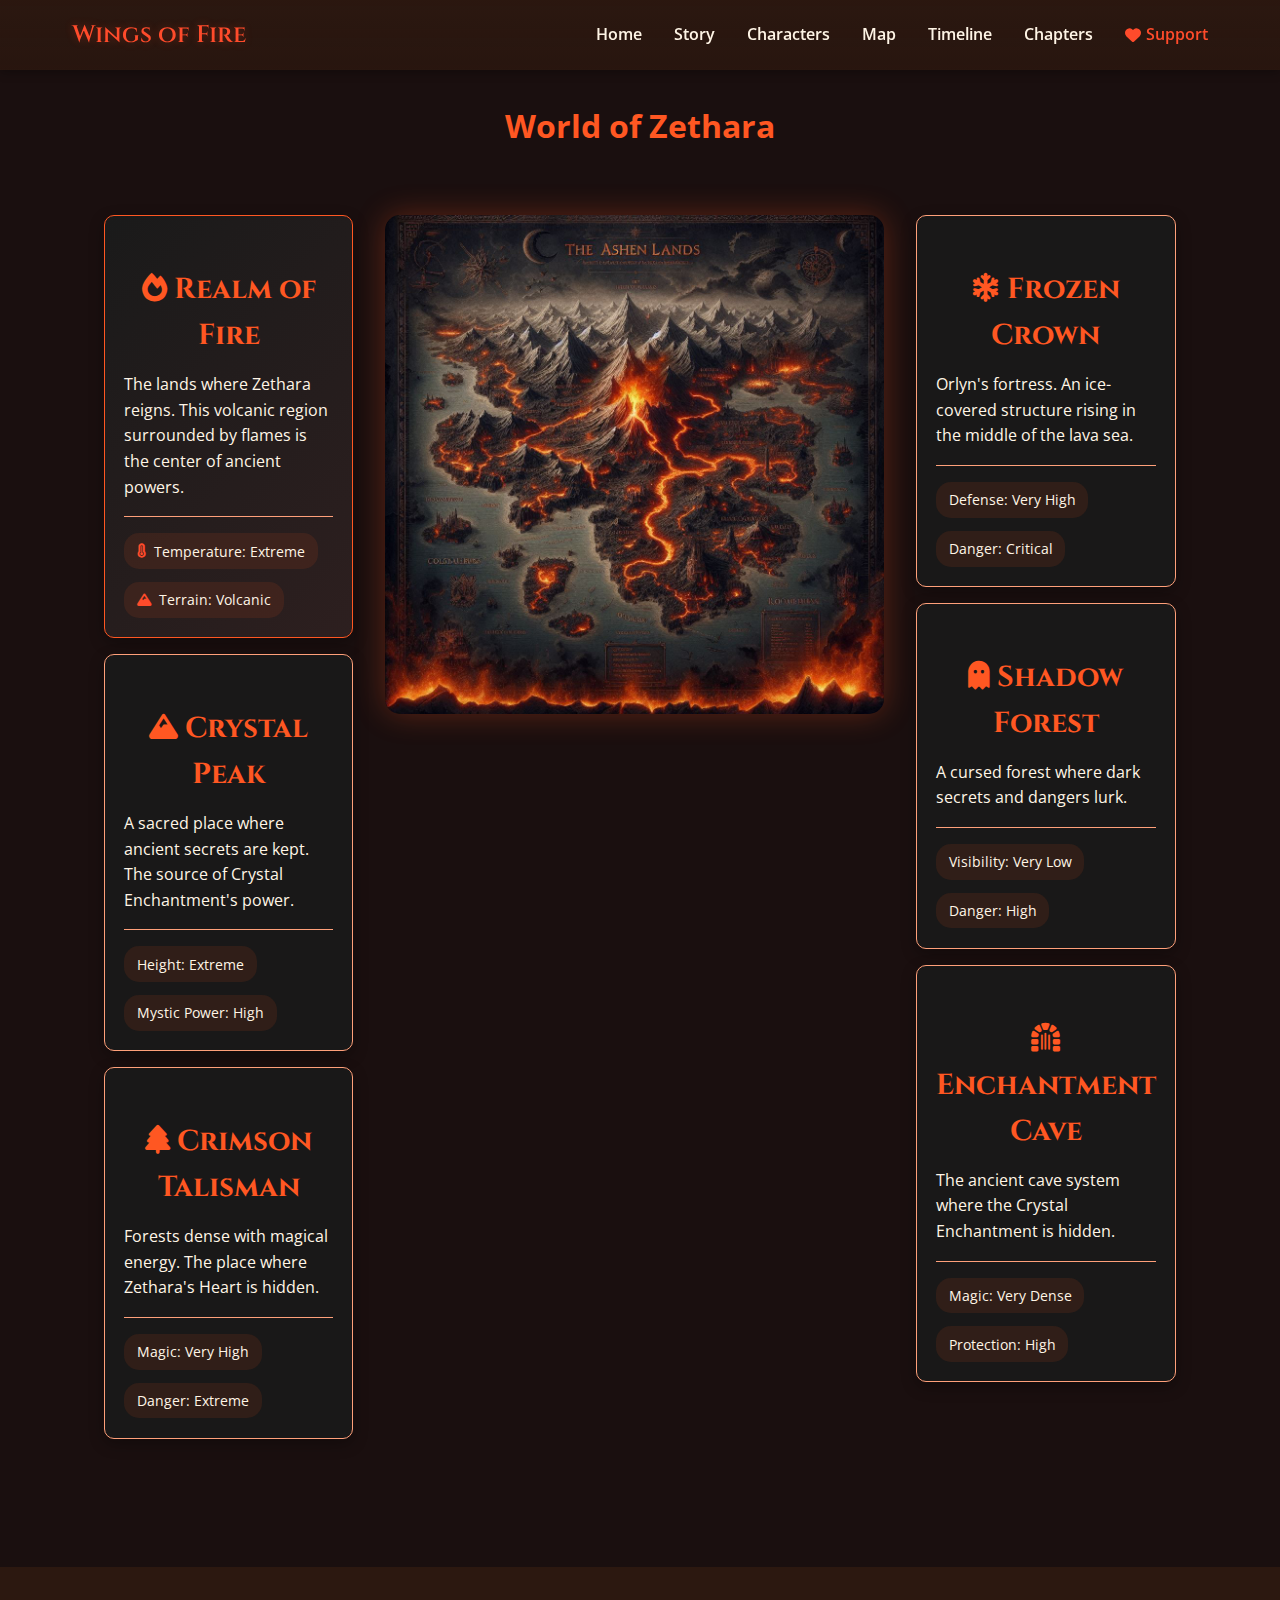
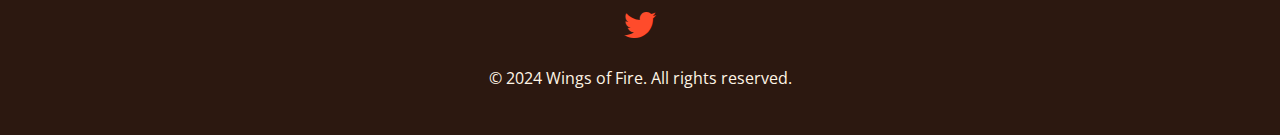
<file: harita.html>
<!DOCTYPE html>
<html lang="en">
<head>
    <meta charset="UTF-8">
    <meta name="viewport" content="width=device-width, initial-scale=1.0">
    <title>World Map - Wings of Fire</title>
    <link rel="stylesheet" href="style.css">
    <link rel="stylesheet" href="https://cdnjs.cloudflare.com/ajax/libs/font-awesome/6.0.0/css/all.min.css">
</head>
<body>
    <header class="main-header">
        <nav>
            <div class="logo"><a href="index.html">Wings of Fire</a></div>
            <ul>
                <li><a href="index.html">Home</a></li>
                <li><a href="index.html#story">Story</a></li>
                <li><a href="karakterler.html">Characters</a></li>
                <li><a href="harita.html">Map</a></li>
                <li><a href="kronoloji.html">Timeline</a></li>
                <li><a href="index.html#chapters">Chapters</a></li>
                <li><a href="https://pump.fun/coin/EGmrt3JKU1go9qJf28cedB8XnDzFnYAwe8LSgaQ7pump" target="_blank" class="support-link"><i class="fas fa-heart"></i> Support</a></li>
            </ul>
        </nav>
    </header>

    <main class="map-content">
        <h1>World of Zethara</h1>
        
        <div class="world-container">
            <!-- Left Section - Important Locations -->
            <div class="locations-left">
                <div class="location-card primary">
                    <h3><i class="fas fa-fire"></i> Realm of Fire</h3>
                    <p>The lands where Zethara reigns. This volcanic region surrounded by flames is the center of ancient powers.</p>
                    <div class="location-stats">
                        <span class="stat"><i class="fas fa-thermometer-full"></i> Temperature: Extreme</span>
                        <span class="stat"><i class="fas fa-mountain"></i> Terrain: Volcanic</span>
                    </div>
                </div>

                <div class="location-card">
                    <h3><i class="fas fa-mountain"></i> Crystal Peak</h3>
                    <p>A sacred place where ancient secrets are kept. The source of Crystal Enchantment's power.</p>
                    <div class="location-stats">
                        <span class="stat">Height: Extreme</span>
                        <span class="stat">Mystic Power: High</span>
                    </div>
                </div>

                <div class="location-card">
                    <h3><i class="fas fa-tree"></i> Crimson Talisman</h3>
                    <p>Forests dense with magical energy. The place where Zethara's Heart is hidden.</p>
                    <div class="location-stats">
                        <span class="stat">Magic: Very High</span>
                        <span class="stat">Danger: Extreme</span>
                    </div>
                </div>
            </div>

            <!-- Middle Section - Main Map -->
            <div class="main-map">
                <img src="world-map.jpeg" alt="World Map" class="world-map">
            </div>

            <!-- Right Section - Other Locations -->
            <div class="locations-right">
                <div class="location-card">
                    <h3><i class="fas fa-snowflake"></i> Frozen Crown</h3>
                    <p>Orlyn's fortress. An ice-covered structure rising in the middle of the lava sea.</p>
                    <div class="location-stats">
                        <span class="stat">Defense: Very High</span>
                        <span class="stat">Danger: Critical</span>
                    </div>
                </div>

                <div class="location-card">
                    <h3><i class="fas fa-ghost"></i> Shadow Forest</h3>
                    <p>A cursed forest where dark secrets and dangers lurk.</p>
                    <div class="location-stats">
                        <span class="stat">Visibility: Very Low</span>
                        <span class="stat">Danger: High</span>
                    </div>
                </div>

                <div class="location-card">
                    <h3><i class="fas fa-dungeon"></i> Enchantment Cave</h3>
                    <p>The ancient cave system where the Crystal Enchantment is hidden.</p>
                    <div class="location-stats">
                        <span class="stat">Magic: Very Dense</span>
                        <span class="stat">Protection: High</span>
                    </div>
                </div>
            </div>
        </div>
    </main>

    <footer>
        <div class="social-media">
            <a href="https://x.com/ZetharaOfficial" target="_blank" class="social-icon">
                <i class="fab fa-twitter"></i>
            </a>
        </div>
        <p>&copy; 2024 Wings of Fire. All rights reserved.</p>
    </footer>

    <style>
        .world-container {
            display: grid;
            grid-template-columns: 1fr 2fr 1fr;
            gap: 2rem;
            padding: 2rem;
            max-width: 1800px;
            margin: 0 auto;
        }

        .main-map {
            position: relative;
            border-radius: 15px;
            overflow: hidden;
            box-shadow: 0 0 30px rgba(255, 87, 34, 0.3);
            height: fit-content;
        }

        .world-map {
            width: 100%;
            height: auto;
            display: block;
            border-radius: 15px;
        }

        .locations-left, .locations-right {
            display: flex;
            flex-direction: column;
            gap: 1rem;
        }

        .location-card {
            background-color: rgba(26, 26, 26, 0.9);
            padding: 1.2rem;
            border-radius: 10px;
            box-shadow: 0 5px 15px rgba(0, 0, 0, 0.3);
            transition: transform 0.3s, box-shadow 0.3s;
        }

        .location-card:hover {
            transform: translateY(-5px);
            box-shadow: 0 8px 20px rgba(255, 87, 34, 0.2);
        }

        .location-card.primary {
            background: linear-gradient(135deg, #1a1a1a, #2d1f1f);
            border: 1px solid #ff5722;
        }

        .location-stats {
            display: flex;
            flex-wrap: wrap;
            gap: 0.8rem;
            margin-top: 1rem;
        }

        .stat {
            background-color: rgba(255, 87, 34, 0.1);
            padding: 0.4rem 0.8rem;
            border-radius: 15px;
            font-size: 0.9rem;
            color: #ff5722;
        }

        h1 {
            text-align: center;
            color: #ff5722;
            margin-bottom: 2rem;
        }

        h3 {
            color: #ff5722;
            margin-bottom: 0.8rem;
        }

        p {
            line-height: 1.5;
            margin-bottom: 0.8rem;
        }

        @media (max-width: 1200px) {
            .world-container {
                grid-template-columns: 1fr;
                grid-template-areas: 
                    "map"
                    "left"
                    "right";
            }

            .main-map {
                grid-area: map;
            }

            .locations-left {
                grid-area: left;
            }

            .locations-right {
                grid-area: right;
            }

            .locations-left, .locations-right {
                grid-template-columns: repeat(auto-fit, minmax(300px, 1fr));
                display: grid;
                gap: 1rem;
            }
        }
    </style>
</body>
</html>
</file>
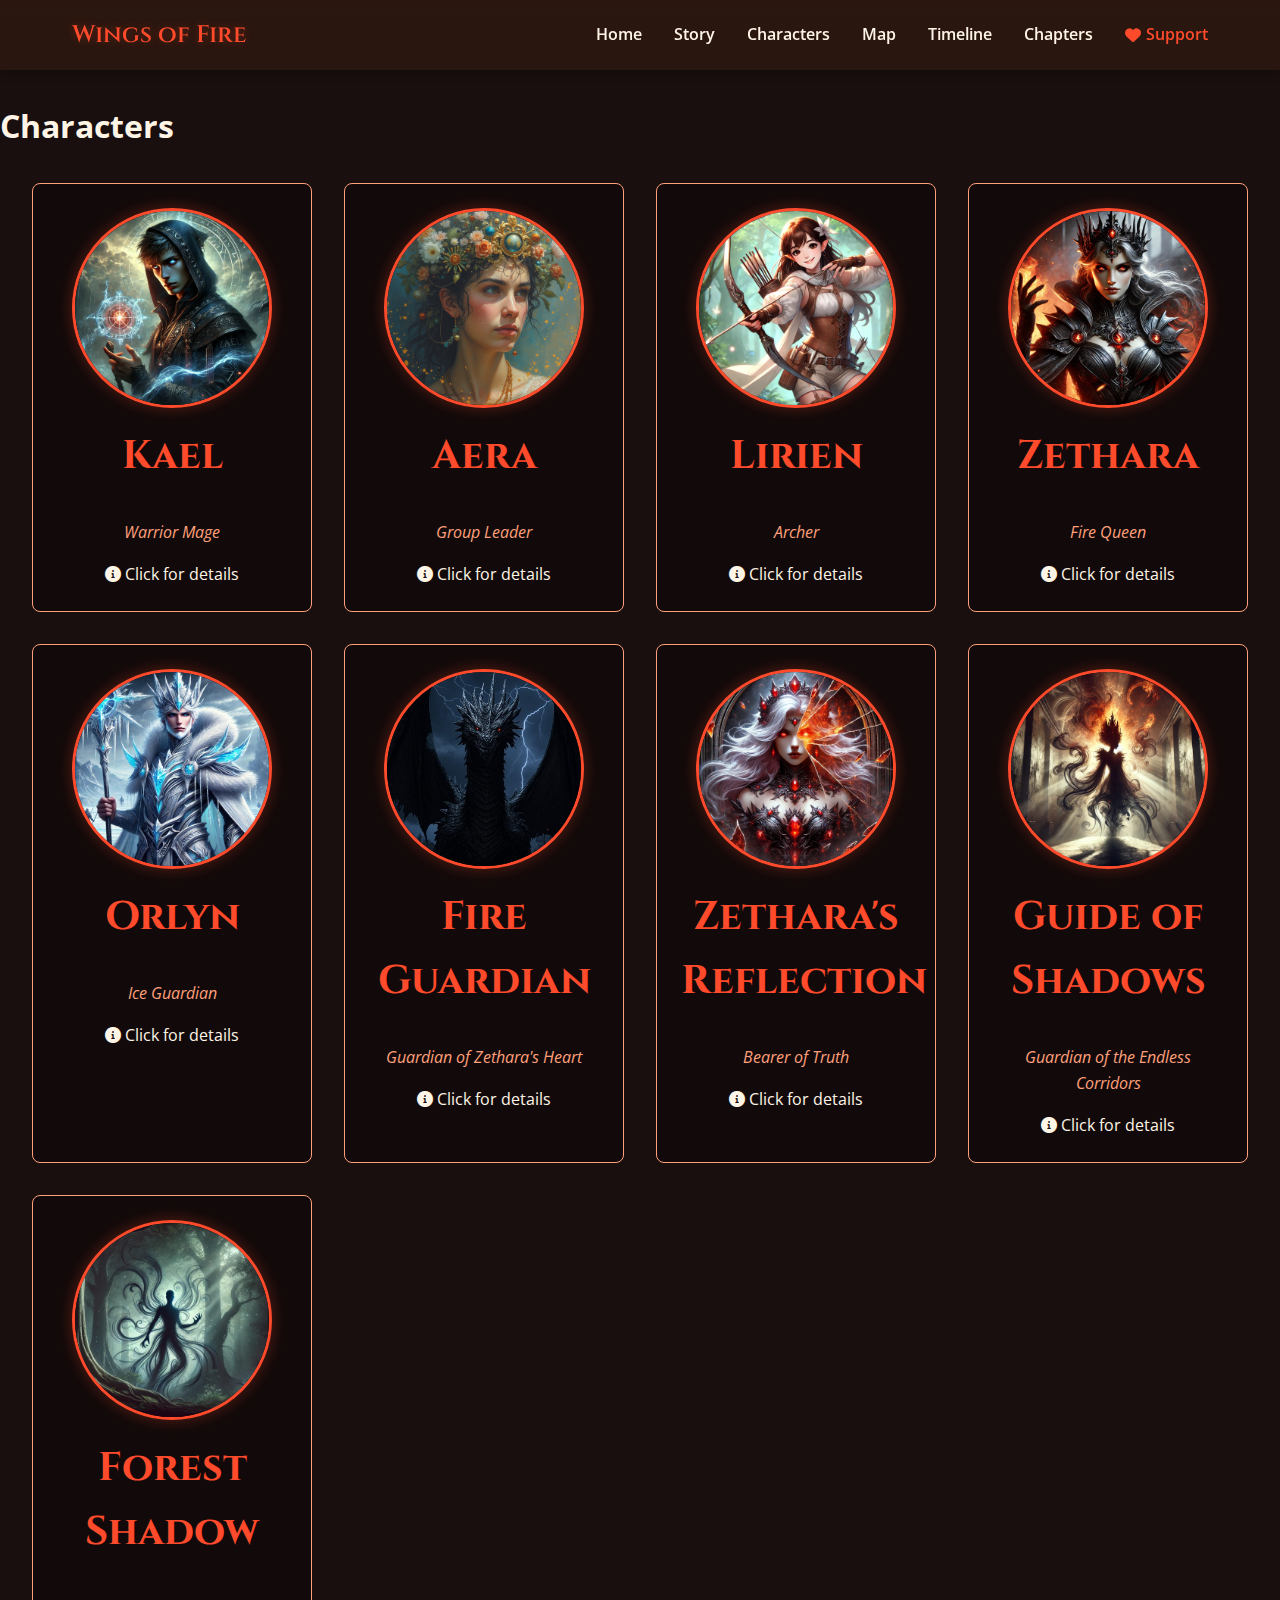
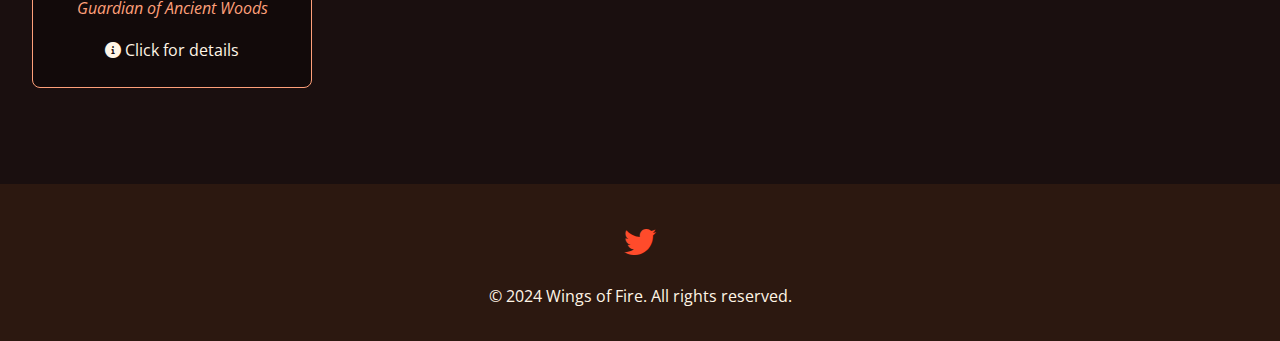
<file: karakterler.html>
<!DOCTYPE html>
<html lang="en">
<head>
    <meta charset="UTF-8">
    <meta name="viewport" content="width=device-width, initial-scale=1.0">
    <title>Characters - Wings of Fire</title>
    <link rel="stylesheet" href="style.css">
    <link rel="stylesheet" href="https://cdnjs.cloudflare.com/ajax/libs/font-awesome/6.0.0/css/all.min.css">
</head>
<body>
    <header class="main-header">
        <nav>
            <div class="logo"><a href="index.html">Wings of Fire</a></div>
            <ul>
                <li><a href="index.html">Home</a></li>
                <li><a href="index.html#story">Story</a></li>
                <li><a href="karakterler.html">Characters</a></li>
                <li><a href="harita.html">Map</a></li>
                <li><a href="kronoloji.html">Timeline</a></li>
                <li><a href="index.html#chapters">Chapters</a></li>
                <li><a href="https://pump.fun/coin/EGmrt3JKU1go9qJf28cedB8XnDzFnYAwe8LSgaQ7pump" target="_blank" class="support-link"><i class="fas fa-heart"></i> Support</a></li>
            </ul>
        </nav>
    </header>

    <main class="characters-content">
        <h1>Characters</h1>
        
        <div class="character-grid">
            <!-- Kael -->
            <article class="character-card" onclick="openCharacterModal('kael-modal')">
                <div class="character-image">
                    <img src="kael.webp" alt="Kael" class="character-img">
                </div>
                <h2>Kael</h2>
                <p class="character-title">Warrior Mage</p>
                <div class="character-preview">
                    <i class="fas fa-info-circle"></i> Click for details
                </div>
            </article>

            <!-- Aera -->
            <article class="character-card" onclick="openCharacterModal('aera-modal')">
                <div class="character-image">
                    <img src="area.png" alt="Aera" class="character-img">
                </div>
                <h2>Aera</h2>
                <p class="character-title">Group Leader</p>
                <div class="character-preview">
                    <i class="fas fa-info-circle"></i> Click for details
                </div>
            </article>

            <!-- Lirien -->
            <article class="character-card" onclick="openCharacterModal('lirien-modal')">
                <div class="character-image">
                    <img src="lirien.jpeg" alt="Lirien" class="character-img">
                </div>
                <h2>Lirien</h2>
                <p class="character-title">Archer</p>
                <div class="character-preview">
                    <i class="fas fa-info-circle"></i> Click for details
                </div>
            </article>

            <!-- Zethara -->
            <article class="character-card" onclick="openCharacterModal('zethara-modal')">
                <div class="character-image">
                    <img src="zethara.webp" alt="Zethara" class="character-img">
                </div>
                <h2>Zethara</h2>
                <p class="character-title">Fire Queen</p>
                <div class="character-preview">
                    <i class="fas fa-info-circle"></i> Click for details
                </div>
            </article>

            <!-- Orlyn -->
            <article class="character-card" onclick="openCharacterModal('orlyn-modal')">
                <div class="character-image">
                    <img src="orlyn.jpeg" alt="Orlyn" class="character-img">
                </div>
                <h2>Orlyn</h2>
                <p class="character-title">Ice Guardian</p>
                <div class="character-preview">
                    <i class="fas fa-info-circle"></i> Click for details
                </div>
            </article>

            <!-- Fire Guardian -->
            <article class="character-card" onclick="openCharacterModal('ates-muhafizi-modal')">
                <div class="character-image">
                    <img src="atesmuhafızı.jpg" alt="Fire Guardian" class="character-img">
                </div>
                <h2>Fire Guardian</h2>
                <p class="character-title">Guardian of Zethara's Heart</p>
                <div class="character-preview">
                    <i class="fas fa-info-circle"></i> Click for details
                </div>
            </article>

            <!-- Zethara's Reflection -->
            <article class="character-card" onclick="openCharacterModal('zethara-yansima-modal')">
                <div class="character-image">
                    <img src="zetharayansıması.webp" alt="Zethara's Reflection" class="character-img">
                </div>
                <h2>Zethara's Reflection</h2>
                <p class="character-title">Bearer of Truth</p>
                <div class="character-preview">
                    <i class="fas fa-info-circle"></i> Click for details
                </div>
            </article>

            <!-- Guide of Shadows -->
            <article class="character-card" onclick="openCharacterModal('golgelerin-rehberi-modal')">
                <div class="character-image">
                    <img src="zetharagölgesi.jpeg" alt="Guide of Shadows" class="character-img">
                </div>
                <h2>Guide of Shadows</h2>
                <p class="character-title">Guardian of the Endless Corridors</p>
                <div class="character-preview">
                    <i class="fas fa-info-circle"></i> Click for details
                </div>
            </article>

            <!-- Forest Shadow -->
            <article class="character-card" onclick="openCharacterModal('orman-golgesi-modal')">
                <div class="character-image">
                    <img src="ormangölgesi.jpeg" alt="Forest Shadow" class="character-img">
                </div>
                <h2>Forest Shadow</h2>
                <p class="character-title">Guardian of Ancient Woods</p>
                <div class="character-preview">
                    <i class="fas fa-info-circle"></i> Click for details
                </div>
            </article>
        </div>

        <!-- Character Modal Windows -->
        <!-- Kael Modal -->
        <div id="kael-modal" class="character-modal">
            <div class="modal-content">
                <span class="close-modal" onclick="closeCharacterModal('kael-modal')">&times;</span>
                <div class="modal-header">
                    <img src="kael.webp" alt="Kael" class="modal-image">
                    <div class="modal-title">
                        <h2>Kael</h2>
                        <p class="character-title">Warrior Mage</p>
                    </div>
                </div>
                <div class="modal-body">
                    <p class="character-desc">A young mage determined to change Zethara's destiny. While trying to solve the secrets of the past, he has the ability to shape the future.</p>
                    <div class="character-stats">
                        <span class="stat"><i class="fas fa-fire"></i> Power: 85</span>
                        <span class="stat"><i class="fas fa-shield-alt"></i> Defense: 70</span>
                        <span class="stat"><i class="fas fa-magic"></i> Magic: 90</span>
                    </div>
                    <div class="character-details">
                        <h3>Character Traits</h3>
                        <ul>
                            <li>Strong magical abilities</li>
                            <li>Deep devotion to Zethara</li>
                            <li>Strategic thinking ability</li>
                            <li>Passion for solving the mysteries of the past</li>
                        </ul>
                    </div>
                </div>
            </div>
        </div>

        <!-- Aera Modal -->
        <div id="aera-modal" class="character-modal">
            <div class="modal-content">
                <span class="close-modal" onclick="closeCharacterModal('aera-modal')">&times;</span>
                <div class="modal-header">
                    <img src="area.png" alt="Aera" class="modal-image">
                    <div class="modal-title">
                        <h2>Aera</h2>
                        <p class="character-title">Group Leader</p>
                    </div>
                </div>
                <div class="modal-body">
                    <p class="character-desc">A leader with iron will, the beacon of hope for the group. Guides the group with strategic intelligence and determination.</p>
                    <div class="character-stats">
                        <span class="stat"><i class="fas fa-fire"></i> Power: 75</span>
                        <span class="stat"><i class="fas fa-shield-alt"></i> Defense: 85</span>
                        <span class="stat"><i class="fas fa-brain"></i> Strategy: 95</span>
                    </div>
                    <div class="character-details">
                        <h3>Character Traits</h3>
                        <ul>
                            <li>Natural leadership ability</li>
                            <li>Strong strategic thinking</li>
                            <li>Protective instinct for the group</li>
                            <li>Determined and brave nature</li>
                        </ul>
                    </div>
                </div>
            </div>
        </div>

        <!-- Lirien Modal -->
        <div id="lirien-modal" class="character-modal">
            <div class="modal-content">
                <span class="close-modal" onclick="closeCharacterModal('lirien-modal')">&times;</span>
                <div class="modal-header">
                    <img src="lirien.jpeg" alt="Lirien" class="modal-image">
                    <div class="modal-title">
                        <h2>Lirien</h2>
                        <p class="character-title">Archer</p>
                    </div>
                </div>
                <div class="modal-body">
                    <p class="character-desc">The youngest member of the group. Deep determination lies beneath their cheerful demeanor.</p>
                    <div class="character-stats">
                        <span class="stat"><i class="fas fa-bullseye"></i> Marksmanship: 95</span>
                        <span class="stat"><i class="fas fa-running"></i> Agility: 90</span>
                        <span class="stat"><i class="fas fa-shield-alt"></i> Defense: 65</span>
                    </div>
                    <div class="character-details">
                        <h3>Character Traits</h3>
                        <ul>
                            <li>Superior archery skills</li>
                            <li>Cheerful and optimistic personality</li>
                            <li>Quick movement ability</li>
                            <li>Mature thinking despite young age</li>
                        </ul>
                    </div>
                </div>
            </div>
        </div>

        <!-- Zethara Modal -->
        <div id="zethara-modal" class="character-modal">
            <div class="modal-content">
                <span class="close-modal" onclick="closeCharacterModal('zethara-modal')">&times;</span>
                <div class="modal-header">
                    <img src="zethara.webp" alt="Zethara" class="modal-image">
                    <div class="modal-title">
                        <h2>Zethara</h2>
                        <p class="character-title">Fire Queen</p>
                    </div>
                </div>
                <div class="modal-body">
                    <p class="character-desc">Goddess of destruction and hope. Carries the tragedy of an ancient love sealed in her heart.</p>
                    <div class="character-stats">
                        <span class="stat"><i class="fas fa-fire"></i> Power: 100</span>
                        <span class="stat"><i class="fas fa-crown"></i> Leadership: 95</span>
                        <span class="stat"><i class="fas fa-magic"></i> Magic: 100</span>
                    </div>
                    <div class="character-details">
                        <h3>Character Traits</h3>
                        <ul>
                            <li>Immense magical power</li>
                            <li>Tragic past</li>
                            <li>Complex personality</li>
                            <li>Deep connection to the realm</li>
                        </ul>
                    </div>
                </div>
            </div>
        </div>

        <!-- Orlyn Modal -->
        <div id="orlyn-modal" class="character-modal">
            <div class="modal-content">
                <span class="close-modal" onclick="closeCharacterModal('orlyn-modal')">&times;</span>
                <div class="modal-header">
                    <img src="orlyn.jpeg" alt="Orlyn" class="modal-image">
                    <div class="modal-title">
                        <h2>Orlyn</h2>
                        <p class="character-title">Ice Guardian</p>
                    </div>
                </div>
                <div class="modal-body">
                    <p class="character-desc">Zethara's old enemy and the guardian of the Frozen Tear. His cold and determined nature carries the scars of the past.</p>
                    <div class="character-stats">
                        <span class="stat"><i class="fas fa-snowflake"></i> Ice Power: 95</span>
                        <span class="stat"><i class="fas fa-shield-alt"></i> Defense: 90</span>
                        <span class="stat"><i class="fas fa-magic"></i> Magic: 85</span>
                    </div>
                    <div class="character-details">
                        <h3>Character Traits</h3>
                        <ul>
                            <li>Superior ice manipulation</li>
                            <li>Strategic combat skills</li>
                            <li>Powerful principles based on the past</li>
                            <li>Cold-hearted leadership</li>
                            <li>Complex history with Zethara</li>
                        </ul>
                    </div>
                </div>
            </div>
        </div>

        <!-- Fire Guardian Modal -->
        <div id="ates-muhafizi-modal" class="character-modal">
            <div class="modal-content">
                <span class="close-modal" onclick="closeCharacterModal('ates-muhafizi-modal')">&times;</span>
                <div class="modal-header">
                    <img src="atesmuhafızı.jpg" alt="Fire Guardian" class="modal-image">
                    <div class="modal-title">
                        <h2>Fire Guardian</h2>
                        <p class="character-title">Guardian of Zethara's Heart</p>
                    </div>
                </div>
                <div class="modal-body">
                    <p class="character-desc">The mysterious guardian of Zethara's heart since ancient times. Carrying Zethara's power and loyalty, this entity tests the true values of heroes.</p>
                    <div class="character-stats">
                        <span class="stat"><i class="fas fa-fire"></i> Power: 90</span>
                        <span class="stat"><i class="fas fa-shield-alt"></i> Defense: 95</span>
                        <span class="stat"><i class="fas fa-magic"></i> Magic: 85</span>
                    </div>
                    <div class="character-details">
                        <h3>Character Traits</h3>
                        <ul>
                            <li>Unwavering loyalty</li>
                            <li>Strong protective instinct</li>
                            <li>Ancient wisdom</li>
                            <li>Test of character</li>
                        </ul>
                    </div>
                </div>
            </div>
        </div>

        <!-- Zethara's Reflection Modal -->
        <div id="zethara-yansima-modal" class="character-modal">
            <div class="modal-content">
                <span class="close-modal" onclick="closeCharacterModal('zethara-yansima-modal')">&times;</span>
                <div class="modal-header">
                    <img src="zetharayansıması.webp" alt="Zethara's Reflection" class="modal-image">
                    <div class="modal-title">
                        <h2>Zethara's Reflection</h2>
                        <p class="character-title">Bearer of Truth</p>
                    </div>
                </div>
                <div class="modal-body">
                    <p class="character-desc">This entity is a reflection of Zethara's essence. It carries the truths of the past and the potential of the future. Represents one of the toughest challenges the heroes face.</p>
                    <div class="character-stats">
                        <span class="stat"><i class="fas fa-fire"></i> Fire Essence: 100</span>
                        <span class="stat"><i class="fas fa-balance-scale"></i> Truth: 100</span>
                        <span class="stat"><i class="fas fa-magic"></i> Magic: 95</span>
                    </div>
                    <div class="character-details">
                        <h3>Character Traits</h3>
                        <ul>
                            <li>Ability to reveal truths</li>
                            <li>Carrying Zethara's essence</li>
                            <li>Transformative effect</li>
                            <li>Test of character</li>
                        </ul>
                    </div>
                </div>
            </div>
        </div>

        <!-- Guide of Shadows Modal -->
        <div id="golgelerin-rehberi-modal" class="character-modal">
            <div class="modal-content">
                <span class="close-modal" onclick="closeCharacterModal('golgelerin-rehberi-modal')">&times;</span>
                <div class="modal-header">
                    <img src="zetharagölgesi.jpeg" alt="Guide of Shadows" class="modal-image">
                    <div class="modal-title">
                        <h2>Guide of Shadows</h2>
                        <p class="character-title">Guardian of the Endless Corridors</p>
                    </div>
                </div>
                <div class="modal-body">
                    <p class="character-desc">This entity is formed from Zethara's shadow. It carries the wisdom of the endless corridors and guides heroes through them.</p>
                    <div class="character-stats">
                        <span class="stat"><i class="fas fa-ghost"></i> Mystery: 100</span>
                        <span class="stat"><i class="fas fa-brain"></i> Wisdom: 95</span>
                        <span class="stat"><i class="fas fa-magic"></i> Spiritual Power: 90</span>
                    </div>
                    <div class="character-details">
                        <h3>Character Traits</h3>
                        <ul>
                            <li>Test of character</li>
                            <li>Deep wisdom</li>
                            <li>Shadow manipulation</li>
                            <li>Spiritual journey guide</li>
                            <li>Connection with Zethara</li>
                        </ul>
                    </div>
                </div>
            </div>
        </div>

        <!-- Forest Shadow Modal -->
        <div id="orman-golgesi-modal" class="character-modal">
            <div class="modal-content">
                <span class="close-modal" onclick="closeCharacterModal('orman-golgesi-modal')">&times;</span>
                <div class="modal-header">
                    <img src="ormangölgesi.jpeg" alt="Forest Shadow" class="modal-image">
                    <div class="modal-title">
                        <h2>Forest Shadow</h2>
                        <p class="character-title">Guardian of Ancient Woods</p>
                    </div>
                </div>
                <div class="modal-body">
                    <p class="character-desc">A mysterious entity that protects the ancient secrets of the Shadow Forest. Has the ability to blend with nature and manipulate shadows.</p>
                    <div class="character-stats">
                        <span class="stat"><i class="fas fa-tree"></i> Nature Affinity: 95</span>
                        <span class="stat"><i class="fas fa-ghost"></i> Shadow Power: 90</span>
                        <span class="stat"><i class="fas fa-shield-alt"></i> Protection: 85</span>
                    </div>
                    <div class="character-details">
                        <h3>Character Traits</h3>
                        <ul>
                            <li>Deep connection with nature</li>
                            <li>Shadow manipulation abilities</li>
                            <li>Ancient wisdom keeper</li>
                            <li>Mysterious presence</li>
                            <li>Guardian of forest secrets</li>
                        </ul>
                    </div>
                </div>
            </div>
        </div>

    </main>

    <footer>
        <div class="social-media">
            <a href="https://x.com/ZetharaOfficial" target="_blank" class="social-icon">
                <i class="fab fa-twitter"></i>
            </a>
        </div>
        <p>&copy; 2024 Wings of Fire. All rights reserved.</p>
    </footer>

    <script src="script.js"></script>
</body>
</html>
</file>
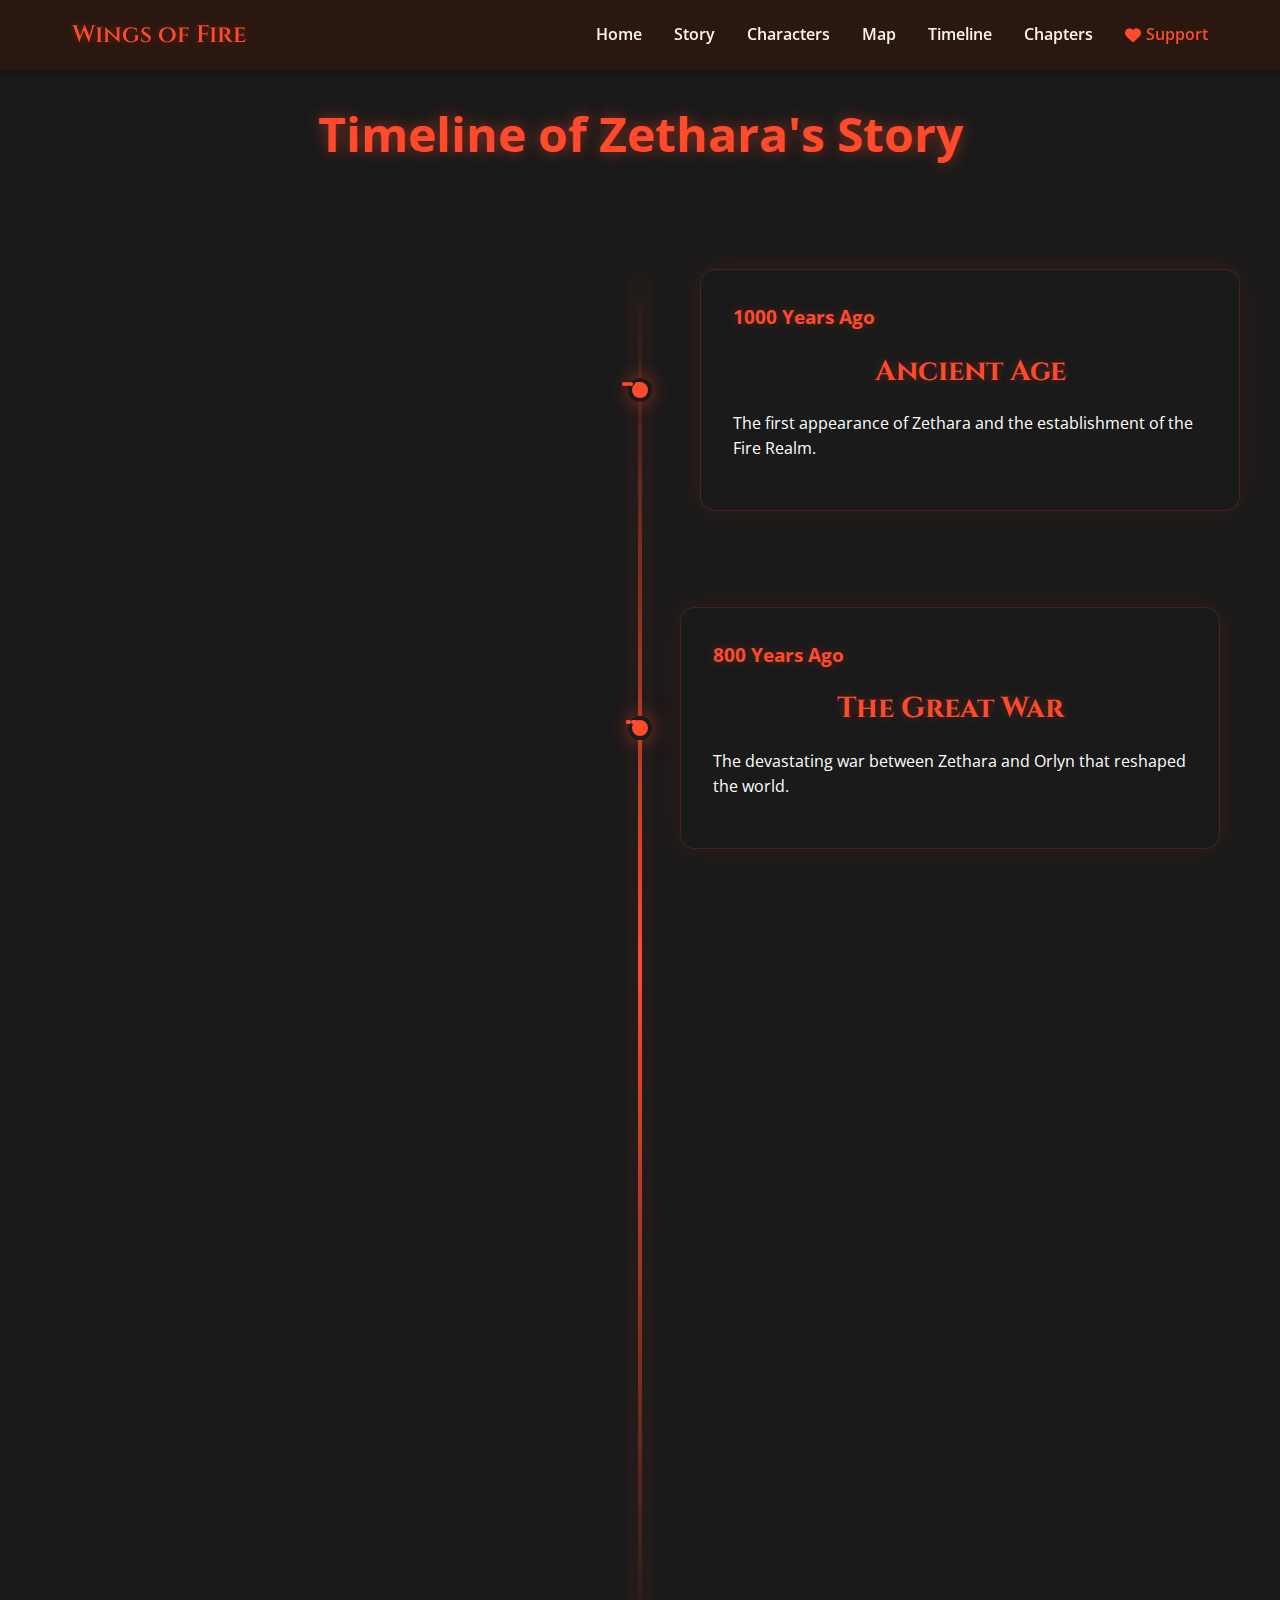
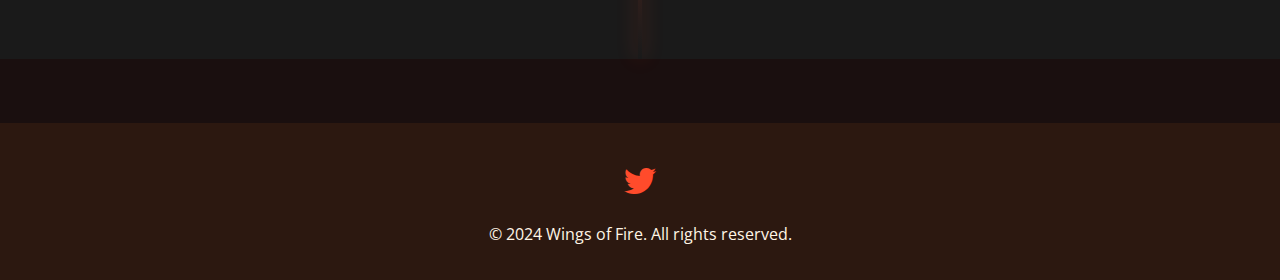
<file: kronoloji.html>
<!DOCTYPE html>
<html lang="en">
<head>
    <meta charset="UTF-8">
    <meta name="viewport" content="width=device-width, initial-scale=1.0">
    <title>Timeline - Wings of Fire</title>
    <link rel="stylesheet" href="style.css">
    <link rel="stylesheet" href="https://cdnjs.cloudflare.com/ajax/libs/font-awesome/6.0.0/css/all.min.css">
    <style>
        .timeline-container {
            background-color: #1a1a1a;
            min-height: 100vh;
            padding: 4rem 2rem 2rem 2rem;
            position: relative;
            z-index: 1;
        }

        .page-title {
            text-align: center;
            color: #ff4b2b;
            font-size: 3rem;
            margin: 2rem 0 4rem 0;
            text-shadow: 0 0 15px rgba(255, 75, 43, 0.5);
            position: relative;
            z-index: 2;
        }

        .timeline {
            max-width: 1200px;
            margin: 0 auto;
            position: relative;
            padding: 2rem 0;
        }

        .timeline::before {
            content: '';
            position: absolute;
            left: 50%;
            transform: translateX(-50%);
            width: 4px;
            height: 100%;
            background: linear-gradient(to bottom, transparent, #ff4b2b, transparent);
            box-shadow: 0 0 20px rgba(255, 75, 43, 0.3);
        }

        .timeline-item {
            margin-bottom: 6rem;
            position: relative;
            width: 100%;
            opacity: 0;
            transform: translateY(50px);
            transition: all 0.8s ease;
            display: flex;
            justify-content: center;
            align-items: center;
        }

        .timeline-item.visible {
            opacity: 1;
            transform: translateY(0);
        }

        .timeline-dot {
            position: absolute;
            left: 50%;
            transform: translateX(-50%);
            width: 24px;
            height: 24px;
            background: #ff4b2b;
            border-radius: 50%;
            border: 4px solid #1a1a1a;
            box-shadow: 0 0 20px rgba(255, 75, 43, 0.5);
            cursor: pointer;
            transition: all 0.3s ease;
            z-index: 2;
        }

        .timeline-dot:hover {
            transform: translateX(-50%) scale(1.2);
            box-shadow: 0 0 30px rgba(255, 75, 43, 0.8);
        }

        .timeline-content {
            width: 45%;
            padding: 2rem;
            background: rgba(26, 26, 26, 0.95);
            border: 1px solid rgba(255, 75, 43, 0.2);
            border-radius: 15px;
            box-shadow: 0 0 30px rgba(255, 75, 43, 0.1);
            transition: all 0.3s ease;
            position: relative;
        }

        .timeline-content:hover {
            transform: translateY(-5px);
            box-shadow: 0 5px 30px rgba(255, 75, 43, 0.2);
        }

        .timeline-item:nth-child(odd) .timeline-content {
            margin-left: auto;
            margin-right: 0;
        }

        .timeline-item:nth-child(even) .timeline-content {
            margin-left: 0;
            margin-right: auto;
        }

        .timeline-date {
            color: #ff4b2b;
            font-size: 1.2rem;
            margin-bottom: 1rem;
            font-weight: bold;
            text-shadow: 0 0 10px rgba(255, 75, 43, 0.3);
        }

        .timeline-title {
            color: #ff4b2b;
            font-size: 1.8rem;
            margin-bottom: 1rem;
            text-shadow: 0 0 10px rgba(255, 75, 43, 0.3);
        }

        .timeline-description {
            color: #fff;
            line-height: 1.6;
            margin-bottom: 1rem;
        }

        .timeline-details {
            background: rgba(255, 75, 43, 0.1);
            padding: 1.5rem;
            border-radius: 10px;
            margin-top: 1rem;
            display: none;
            animation: fadeIn 0.5s ease;
        }

        .timeline-details.active {
            display: block;
        }

        .timeline-details ul {
            list-style: none;
            padding: 0;
        }

        .timeline-details li {
            margin-bottom: 0.8rem;
            padding-left: 1.5rem;
            position: relative;
            color: #fff;
        }

        .timeline-details li::before {
            content: '•';
            color: #ff4b2b;
            position: absolute;
            left: 0;
            font-size: 1.2rem;
        }

        @keyframes fadeIn {
            from {
                opacity: 0;
                transform: translateY(10px);
            }
            to {
                opacity: 1;
                transform: translateY(0);
            }
        }

        @media (max-width: 768px) {
            .timeline::before {
                left: 30px;
            }

            .timeline-dot {
                left: 30px;
            }

            .timeline-content {
                width: calc(100% - 80px);
                margin-left: 60px !important;
                margin-right: 0 !important;
            }

            .page-title {
                font-size: 2rem;
                margin: 1rem 0 2rem 0;
            }
        }

        .fire-particle {
            position: absolute;
            width: 4px;
            height: 4px;
            background: #ff4b2b;
            border-radius: 50%;
            pointer-events: none;
            animation: rise linear forwards;
        }

        @keyframes rise {
            0% {
                opacity: 1;
                transform: translateY(0) scale(1);
            }
            100% {
                opacity: 0;
                transform: translateY(-20px) scale(0);
            }
        }
    </style>
</head>
<body>
    <header class="main-header">
        <nav>
            <div class="logo"><a href="index.html">Wings of Fire</a></div>
            <ul>
                <li><a href="index.html">Home</a></li>
                <li><a href="index.html#story">Story</a></li>
                <li><a href="karakterler.html">Characters</a></li>
                <li><a href="harita.html">Map</a></li>
                <li><a href="kronoloji.html">Timeline</a></li>
                <li><a href="index.html#chapters">Chapters</a></li>
                <li><a href="https://pump.fun/coin/EGmrt3JKU1go9qJf28cedB8XnDzFnYAwe8LSgaQ7pump" target="_blank" class="support-link"><i class="fas fa-heart"></i> Support</a></li>
            </ul>
        </nav>
    </header>

    <div class="timeline-container">
        <h1 class="page-title">Timeline of Zethara's Story</h1>
        
        <div class="timeline">
            <!-- Ancient Age -->
            <div class="timeline-item">
                <div class="timeline-dot"></div>
                <div class="timeline-content">
                    <div class="timeline-date">1000 Years Ago</div>
                    <h2 class="timeline-title">Ancient Age</h2>
                    <p class="timeline-description">The first appearance of Zethara and the establishment of the Fire Realm.</p>
                    <div class="timeline-details">
                        <ul>
                            <li>Establishment of the Fire Kingdom</li>
                            <li>Selection of the first Fire Guardians</li>
                            <li>Discovery of the Crystal Enchantment</li>
                            <li>Peak of Zethara's powers</li>
                        </ul>
                    </div>
                </div>
            </div>

            <!-- Great War -->
            <div class="timeline-item">
                <div class="timeline-dot"></div>
                <div class="timeline-content">
                    <div class="timeline-date">800 Years Ago</div>
                    <h2 class="timeline-title">The Great War</h2>
                    <p class="timeline-description">The devastating war between Zethara and Orlyn that reshaped the world.</p>
                    <div class="timeline-details">
                        <ul>
                            <li>The clash of fire and ice</li>
                            <li>Creation of the Frozen Crown</li>
                            <li>Sealing of ancient powers</li>
                            <li>Formation of the Shadow Forest</li>
                        </ul>
                    </div>
                </div>
            </div>

            <!-- Age of Shadows -->
            <div class="timeline-item">
                <div class="timeline-dot"></div>
                <div class="timeline-content">
                    <div class="timeline-date">500 Years Ago</div>
                    <h2 class="timeline-title">Age of Shadows</h2>
                    <p class="timeline-description">The dark period when the world was covered in shadows and mysteries.</p>
                    <div class="timeline-details">
                        <ul>
                            <li>Rise of the Shadow Beings</li>
                            <li>Creation of the Endless Corridors</li>
                            <li>Birth of the Shadow Guide</li>
                            <li>Sealing of the Crystal Peak</li>
                        </ul>
                    </div>
                </div>
            </div>

            <!-- Present Day -->
            <div class="timeline-item">
                <div class="timeline-dot"></div>
                <div class="timeline-content">
                    <div class="timeline-date">Present Day</div>
                    <h2 class="timeline-title">The Awakening</h2>
                    <p class="timeline-description">The beginning of a new era as ancient powers stir once again.</p>
                    <div class="timeline-details">
                        <ul>
                            <li>Awakening of Zethara</li>
                            <li>Return of the Fire Guardians</li>
                            <li>Opening of the Crystal Gates</li>
                            <li>Start of the new prophecy</li>
                        </ul>
                    </div>
                </div>
            </div>
        </div>
    </div>

    <footer>
        <div class="social-media">
            <a href="https://x.com/ZetharaOfficial" target="_blank" class="social-icon">
                <i class="fab fa-twitter"></i>
            </a>
        </div>
        <p>&copy; 2024 Wings of Fire. All rights reserved.</p>
    </footer>

    <script src="timeline.js"></script>
</body>
</html>
</file>
<file: style.css>
@import url('https://fonts.googleapis.com/css2?family=Cinzel:wght@400;700&family=Open+Sans:wght@400;600&display=swap');

:root {
    --primary-color: #FF4B2B;
    --secondary-color: #2C1810;
    --accent-color: #FFA07A;
    --background-dark: #1A0F0F;
    --text-light: #FFF5E6;
}

* {
    margin: 0;
    padding: 0;
    box-sizing: border-box;
}

body {
    font-family: 'Open Sans', sans-serif;
    background-color: var(--background-dark);
    color: var(--text-light);
    line-height: 1.6;
}

.main-header {
    background: linear-gradient(to bottom, rgba(44, 24, 16, 0.95), rgba(44, 24, 16, 0.8));
    padding: 1rem 0;
    position: fixed;
    width: 100%;
    top: 0;
    z-index: 1000;
    box-shadow: 0 2px 10px rgba(0, 0, 0, 0.3);
}

nav {
    max-width: 1200px;
    margin: 0 auto;
    display: flex;
    justify-content: space-between;
    align-items: center;
    padding: 0 2rem;
}

.logo {
    font-family: 'Cinzel', serif;
    font-size: 1.5rem;
    color: var(--primary-color);
    text-shadow: 0 0 10px rgba(255, 75, 43, 0.3);
}

.logo a {
    color: var(--primary-color);
    text-decoration: none;
    text-shadow: 0 0 10px rgba(255, 75, 43, 0.3);
}

nav ul {
    display: flex;
    list-style: none;
    gap: 2rem;
}

nav a {
    color: var(--text-light);
    text-decoration: none;
    font-weight: 600;
    transition: color 0.3s ease;
}

nav a:hover {
    color: var(--primary-color);
}

.hero {
    height: 100vh;
    display: flex;
    flex-direction: column;
    justify-content: center;
    align-items: center;
    text-align: center;
    background: linear-gradient(rgba(0, 0, 0, 0.7), rgba(0, 0, 0, 0.7)),
                url('https://images.unsplash.com/photo-1519074069444-1ba4fff66d16?ixlib=rb-1.2.1&auto=format&fit=crop&w=1350&q=80');
    background-size: cover;
    background-position: center;
    padding: 0 2rem;
}

.hero h1 {
    font-family: 'Cinzel', serif;
    font-size: 3.5rem;
    margin-bottom: 1rem;
    color: var(--primary-color);
    text-shadow: 0 0 20px rgba(255, 75, 43, 0.5);
}

.hero .tagline {
    font-size: 1.2rem;
    color: var(--accent-color);
}

section {
    padding: 5rem 2rem;
    max-width: 1200px;
    margin: 0 auto;
}

.story-section, .chapters-section {
    background: rgba(44, 24, 16, 0.3);
    border-radius: 10px;
    margin: 2rem auto;
}

h2 {
    font-family: 'Cinzel', serif;
    color: var(--primary-color);
    margin-bottom: 2rem;
    font-size: 2.5rem;
    text-align: center;
}

.story-content {
    max-width: 800px;
    margin: 0 auto;
    padding: 2rem;
    background: rgba(0, 0, 0, 0.2);
    border-radius: 8px;
    border: 1px solid var(--accent-color);
}

.story-content p {
    margin-bottom: 1.5rem;
    font-size: 1.1rem;
}

.chapters-grid {
    display: grid;
    grid-template-columns: repeat(auto-fit, minmax(300px, 1fr));
    gap: 2rem;
    padding: 2rem;
}

.chapter-card {
    background: rgba(0, 0, 0, 0.3);
    padding: 2rem;
    border-radius: 8px;
    border: 1px solid var(--accent-color);
    transition: transform 0.3s ease, box-shadow 0.3s ease;
}

.chapter-card:hover {
    transform: translateY(-5px);
    box-shadow: 0 5px 15px rgba(255, 75, 43, 0.2);
}

.chapter-card h3 {
    color: var(--accent-color);
    margin-bottom: 1rem;
    font-family: 'Cinzel', serif;
}

.read-more {
    display: inline-block;
    margin-top: 1rem;
    color: var(--primary-color);
    text-decoration: none;
    font-weight: 600;
    transition: color 0.3s ease;
}

.read-more:hover {
    color: var(--accent-color);
}

.coming-soon {
    display: inline-block;
    margin-top: 1rem;
    color: var(--accent-color);
    font-style: italic;
}

/* Karakterler Sayfası */
.characters-content {
    padding-top: 100px;
}

.character-grid {
    display: grid;
    grid-template-columns: repeat(auto-fit, minmax(250px, 1fr));
    gap: 2rem;
    padding: 2rem;
}

.character-card {
    background: rgba(0, 0, 0, 0.3);
    border-radius: 8px;
    padding: 1.5rem;
    text-align: center;
    border: 1px solid var(--accent-color);
    transition: transform 0.3s ease;
}

.character-card:hover {
    transform: translateY(-5px);
}

.character-image {
    width: 200px;
    height: 200px;
    margin: 0 auto 1rem;
    border-radius: 50%;
    overflow: hidden;
    border: 3px solid var(--primary-color);
    box-shadow: 0 0 15px rgba(255, 75, 43, 0.3);
}

.character-img {
    width: 100%;
    height: 100%;
    object-fit: cover;
    transition: transform 0.3s ease;
}

.character-card:hover .character-img {
    transform: scale(1.1);
}

.character-title {
    color: var(--accent-color);
    font-style: italic;
    margin-bottom: 1rem;
}

.character-desc {
    font-size: 0.9rem;
    line-height: 1.6;
}

/* Bölüm İçerik Sayfası */
.chapter-content {
    padding-top: 100px;
    max-width: 800px;
    margin: 0 auto;
    padding: 100px 2rem 2rem;
}

.chapter-text {
    background: rgba(0, 0, 0, 0.2);
    padding: 2rem;
    border-radius: 8px;
    border: 1px solid var(--accent-color);
    margin-top: 2rem;
}

.chapter-text p {
    margin-bottom: 1.5rem;
    font-size: 1.1rem;
    line-height: 1.8;
}

.chapter-navigation {
    display: flex;
    justify-content: space-between;
    margin-top: 3rem;
    padding-top: 2rem;
    border-top: 1px solid var(--accent-color);
}

.nav-button {
    color: var(--primary-color);
    text-decoration: none;
    font-weight: 600;
    transition: color 0.3s ease;
}

.nav-button:hover {
    color: var(--accent-color);
}

.nav-button.disabled {
    color: #666;
    cursor: not-allowed;
}

footer {
    text-align: center;
    padding: 2rem;
    background: var(--secondary-color);
    margin-top: 4rem;
}

@media (max-width: 768px) {
    nav {
        flex-direction: column;
        gap: 1rem;
    }

    nav ul {
        flex-direction: column;
        text-align: center;
        gap: 1rem;
    }

    .hero h1 {
        font-size: 2.5rem;
    }

    .chapter-content {
        padding-top: 150px;
    }
}

.quote {
    font-style: italic;
    font-size: 1.2rem;
    color: var(--accent-color);
    text-align: center;
    margin: 2rem 0;
    padding: 1rem;
    border-left: 3px solid var(--primary-color);
    background: rgba(255, 75, 43, 0.1);
}

.chapter-end {
    text-align: center;
    font-style: italic;
    color: var(--accent-color);
    margin-top: 3rem;
    padding-top: 2rem;
    border-top: 1px solid var(--accent-color);
}

.chapter-text {
    font-size: 1.1rem;
    line-height: 1.8;
    letter-spacing: 0.3px;
}

.chapter-text p {
    margin-bottom: 1.5rem;
    text-align: justify;
}

.character-section {
    margin: 2rem 0;
    padding: 1.5rem;
    background: rgba(255, 75, 43, 0.1);
    border-radius: 8px;
    border-left: 3px solid var(--primary-color);
}

.character-section h2 {
    color: var(--accent-color);
    font-size: 1.8rem;
    margin-bottom: 1rem;
    text-align: left;
}

.character-section p {
    font-size: 1.1rem;
    line-height: 1.8;
    text-align: justify;
}

h3 {
    color: var(--primary-color);
    font-family: 'Cinzel', serif;
    font-size: 1.8rem;
    margin: 2rem 0 1rem;
    text-align: center;
}

/* Harita Sayfası */
.map-content {
    padding-top: 100px;
    max-width: 1200px;
    margin: 0 auto;
    padding: 100px 2rem 2rem;
}

.map-container {
    display: grid;
    grid-template-columns: 1fr;
    gap: 2rem;
    margin-top: 2rem;
}

.map-image {
    background: rgba(0, 0, 0, 0.2);
    padding: 1rem;
    border-radius: 8px;
    border: 1px solid var(--accent-color);
}

.world-map {
    width: 100%;
    height: auto;
    border-radius: 4px;
}

.map-locations {
    display: grid;
    grid-template-columns: repeat(auto-fit, minmax(250px, 1fr));
    gap: 1.5rem;
}

.location-card {
    background: rgba(0, 0, 0, 0.3);
    padding: 1.5rem;
    border-radius: 8px;
    border: 1px solid var(--accent-color);
    transition: transform 0.3s ease;
}

.location-card:hover {
    transform: translateY(-5px);
    box-shadow: 0 5px 15px rgba(255, 75, 43, 0.2);
}

.location-card h2 {
    color: var(--primary-color);
    font-size: 1.5rem;
    margin-bottom: 1rem;
    text-align: left;
}

.location-card p {
    color: var(--text-light);
    font-size: 1rem;
    line-height: 1.6;
}

@media (min-width: 768px) {
    .map-container {
        grid-template-columns: 2fr 1fr;
    }
    
    .map-locations {
        grid-template-columns: 1fr;
    }
}

.social-media {
    margin-bottom: 1rem;
    text-align: center;
}

.social-icon {
    color: var(--primary-color);
    font-size: 2rem;
    margin: 0 0.5rem;
    transition: color 0.3s ease, transform 0.3s ease;
}

.social-icon:hover {
    color: var(--accent-color);
    transform: translateY(-3px);
}

/* Yorum Sistemi */
.comments-section {
    margin-top: 3rem;
    padding: 2rem;
    background: rgba(0, 0, 0, 0.3);
    border-radius: 10px;
    border: 1px solid var(--accent-color);
}

.comments-section h3 {
    color: var(--primary-color);
    margin-bottom: 1.5rem;
    font-size: 1.5rem;
}

.comment-form {
    margin-bottom: 2rem;
}

.comment-form textarea {
    width: 100%;
    min-height: 100px;
    padding: 1rem;
    margin-bottom: 1rem;
    background: rgba(0, 0, 0, 0.2);
    border: 1px solid var(--accent-color);
    border-radius: 5px;
    color: var(--text-light);
    font-family: inherit;
    resize: vertical;
}

.comment-form textarea:focus {
    outline: none;
    border-color: var(--primary-color);
}

.comment-form button {
    background: var(--primary-color);
    color: var(--text-light);
    border: none;
    padding: 0.8rem 1.5rem;
    border-radius: 5px;
    cursor: pointer;
    transition: all 0.3s ease;
}

.comment-form button:hover {
    background: var(--accent-color);
    transform: translateY(-2px);
}

.comment {
    background: rgba(0, 0, 0, 0.2);
    padding: 1.5rem;
    margin-bottom: 1rem;
    border-radius: 8px;
    border: 1px solid var(--accent-color);
}

.comment-header {
    display: flex;
    align-items: center;
    margin-bottom: 1rem;
}

.user-avatar {
    width: 40px;
    height: 40px;
    border-radius: 50%;
    margin-right: 1rem;
    border: 2px solid var(--primary-color);
}

.comment-info h4 {
    color: var(--primary-color);
    margin: 0;
}

.comment-date {
    font-size: 0.8rem;
    color: var(--text-light);
    opacity: 0.7;
}

.comment-text {
    color: var(--text-light);
    line-height: 1.6;
    margin: 0;
}

.comment-actions {
    display: flex;
    gap: 1rem;
    margin-top: 1rem;
    padding-top: 0.5rem;
    border-top: 1px solid rgba(255, 255, 255, 0.1);
}

.like-button, .delete-button {
    background: none;
    border: none;
    color: var(--text-light);
    cursor: pointer;
    display: flex;
    align-items: center;
    gap: 0.5rem;
    padding: 0.5rem 1rem;
    border-radius: 20px;
    transition: all 0.3s ease;
}

.like-button:hover {
    color: var(--primary-color);
    background: rgba(255, 75, 43, 0.1);
}

.like-button.liked {
    color: var(--primary-color);
}

.delete-button:hover {
    color: #ff4444;
    background: rgba(255, 68, 68, 0.1);
}

.like-count {
    font-size: 0.9rem;
}

.no-comments {
    text-align: center;
    color: var(--text-light);
    opacity: 0.7;
    padding: 2rem;
}

.error {
    color: #ff4444;
    text-align: center;
    padding: 1rem;
}

#signin-button {
    background: var(--primary-color);
    color: var(--text-light);
    border: none;
    padding: 1rem 2rem;
    border-radius: 5px;
    cursor: pointer;
    font-size: 1rem;
    display: flex;
    align-items: center;
    gap: 0.5rem;
    margin: 2rem auto;
    transition: all 0.3s ease;
}

#signin-button:hover {
    background: var(--accent-color);
    transform: translateY(-2px);
}

#signin-button i {
    font-size: 1.2rem;
}

/* Yeni Özellikler */
.chapter-stats {
    display: flex;
    justify-content: space-between;
    align-items: center;
    margin: 2rem 0;
    padding: 1rem;
    background: rgba(0, 0, 0, 0.2);
    border-radius: 8px;
    border: 1px solid var(--accent-color);
}

.stat-item {
    display: flex;
    align-items: center;
    gap: 0.5rem;
    color: var(--text-light);
}

.stat-item i {
    color: var(--primary-color);
}

.chapter-tags {
    display: flex;
    flex-wrap: wrap;
    gap: 0.5rem;
    margin: 1rem 0;
}

.tag {
    background: rgba(255, 75, 43, 0.2);
    color: var(--text-light);
    padding: 0.3rem 0.8rem;
    border-radius: 20px;
    font-size: 0.9rem;
    border: 1px solid var(--primary-color);
}

.share-buttons {
    display: flex;
    gap: 1rem;
    margin: 2rem 0;
}

.share-button {
    background: rgba(0, 0, 0, 0.3);
    color: var(--text-light);
    padding: 0.5rem 1rem;
    border-radius: 4px;
    text-decoration: none;
    display: flex;
    align-items: center;
    gap: 0.5rem;
    transition: background-color 0.3s ease;
}

.share-button:hover {
    background: var(--primary-color);
}

/* Etkileşim Butonları */
.interaction-buttons {
    display: flex;
    gap: 1rem;
    margin: 2rem 0;
}

.action-button {
    background: rgba(0, 0, 0, 0.3);
    color: var(--text-light);
    border: 1px solid var(--accent-color);
    padding: 0.8rem 1.5rem;
    border-radius: 4px;
    cursor: pointer;
    font-size: 1rem;
    display: flex;
    align-items: center;
    gap: 0.5rem;
    transition: all 0.3s ease;
}

.action-button i {
    font-size: 1.2rem;
}

.action-button:hover {
    background: var(--primary-color);
    transform: translateY(-2px);
}

.action-button.liked {
    background: var(--primary-color);
    color: var(--text-light);
}

.action-button.added {
    background: var(--accent-color);
    color: var(--text-light);
}

/* Profil Sayfası */
.profile-content {
    max-width: 1200px;
    margin: 2rem auto;
    padding: 0 1rem;
}

.profile-header {
    background: rgba(0, 0, 0, 0.3);
    border-radius: 10px;
    padding: 2rem;
    margin-bottom: 2rem;
    border: 1px solid var(--accent-color);
}

.profile-info {
    display: flex;
    align-items: center;
    gap: 2rem;
    margin-bottom: 2rem;
}

.profile-image {
    width: 120px;
    height: 120px;
    border-radius: 50%;
    border: 3px solid var(--primary-color);
    object-fit: cover;
}

.profile-name {
    color: var(--text-light);
    margin: 0;
    font-size: 2rem;
}

.profile-stats {
    display: grid;
    grid-template-columns: repeat(auto-fit, minmax(200px, 1fr));
    gap: 1rem;
}

.profile-stats .stat {
    background: rgba(0, 0, 0, 0.2);
    padding: 1rem;
    border-radius: 8px;
    display: flex;
    flex-direction: column;
    align-items: center;
    gap: 0.5rem;
    border: 1px solid var(--accent-color);
}

.profile-stats .stat i {
    color: var(--primary-color);
    font-size: 1.5rem;
}

.profile-stats .stat span {
    color: var(--text-light);
}

.profile-stats .stat .stat-value {
    font-size: 1.2rem;
    font-weight: bold;
}

.profile-progress {
    background: rgba(0, 0, 0, 0.3);
    border-radius: 10px;
    padding: 2rem;
    margin-bottom: 2rem;
    border: 1px solid var(--accent-color);
}

.profile-progress h2 {
    color: var(--primary-color);
    margin-bottom: 1.5rem;
}

.progress-bar-container {
    margin-bottom: 2rem;
}

.progress-bar {
    width: 100%;
    height: 20px;
    background: rgba(0, 0, 0, 0.2);
    border-radius: 10px;
    overflow: hidden;
    border: 1px solid var(--accent-color);
}

.progress {
    height: 100%;
    background: var(--primary-color);
    transition: width 0.3s ease;
}

.progress-text {
    display: block;
    text-align: center;
    color: var(--text-light);
    margin-top: 0.5rem;
}

.chapter-list h3 {
    color: var(--primary-color);
    margin-bottom: 1rem;
}

.chapter-grid {
    display: grid;
    grid-template-columns: repeat(auto-fit, minmax(250px, 1fr));
    gap: 1rem;
}

.chapter-card {
    background: rgba(0, 0, 0, 0.2);
    padding: 1rem;
    border-radius: 8px;
    border: 1px solid var(--accent-color);
    transition: all 0.3s ease;
}

.chapter-card:hover {
    transform: translateY(-5px);
    box-shadow: 0 5px 15px rgba(255, 75, 43, 0.2);
}

.chapter-card h4 {
    color: var(--text-light);
    margin: 0 0 0.5rem 0;
}

.chapter-card .status {
    display: inline-block;
    padding: 0.25rem 0.5rem;
    border-radius: 4px;
    font-size: 0.9rem;
    color: var(--text-light);
    background: rgba(255, 75, 43, 0.2);
}

.chapter-card.read .status {
    background: rgba(75, 255, 43, 0.2);
}

.profile-activity {
    background: rgba(0, 0, 0, 0.3);
    border-radius: 10px;
    padding: 2rem;
    margin-bottom: 2rem;
    border: 1px solid var(--accent-color);
}

.profile-activity h2 {
    color: var(--primary-color);
    margin-bottom: 1.5rem;
}

.activity-item {
    display: flex;
    align-items: flex-start;
    gap: 1rem;
    padding: 1rem;
    background: rgba(0, 0, 0, 0.2);
    border-radius: 8px;
    margin-bottom: 1rem;
    border: 1px solid var(--accent-color);
}

.activity-item i {
    color: var(--primary-color);
    font-size: 1.2rem;
}

.activity-content {
    flex: 1;
}

.activity-content p {
    color: var(--text-light);
    margin: 0 0 0.5rem 0;
}

.activity-meta {
    color: var(--text-light);
    opacity: 0.7;
    font-size: 0.9rem;
}

.profile-settings {
    background: rgba(0, 0, 0, 0.3);
    border-radius: 10px;
    padding: 2rem;
    border: 1px solid var(--accent-color);
}

.profile-settings h2 {
    color: var(--primary-color);
    margin-bottom: 1.5rem;
}

.form-group {
    margin-bottom: 1.5rem;
}

.form-group label {
    display: block;
    color: var(--text-light);
    margin-bottom: 0.5rem;
}

.form-group input[type="text"],
.form-group textarea {
    width: 100%;
    padding: 0.8rem;
    background: rgba(0, 0, 0, 0.2);
    border: 1px solid var(--accent-color);
    border-radius: 4px;
    color: var(--text-light);
    font-family: inherit;
}

.form-group textarea {
    min-height: 100px;
    resize: vertical;
}

.form-group input[type="checkbox"] {
    margin-right: 0.5rem;
}

.save-button {
    background: var(--primary-color);
    color: var(--text-light);
    border: none;
    padding: 1rem 2rem;
    border-radius: 5px;
    cursor: pointer;
    font-size: 1rem;
    transition: all 0.3s ease;
}

.save-button:hover {
    background: var(--accent-color);
    transform: translateY(-2px);
}

/* Mobil Uyumluluk */
@media (max-width: 768px) {
    .interaction-buttons {
        flex-direction: column;
    }

    .profile-header {
        flex-direction: column;
        text-align: center;
    }

    .profile-stats {
        justify-content: center;
    }
}

/* Harita Özellikleri */
.map-overlay {
    position: absolute;
    top: 0;
    left: 0;
    width: 100%;
    height: 100%;
}

.map-point {
    position: absolute;
    width: 30px;
    height: 30px;
    background: rgba(0, 0, 0, 0.5);
    border-radius: 50%;
    display: flex;
    align-items: center;
    justify-content: center;
    cursor: pointer;
    transition: all 0.3s ease;
}

.map-point i {
    color: var(--primary-color);
    font-size: 1.2rem;
}

.map-point:hover {
    transform: scale(1.2);
    background: var(--primary-color);
}

.map-point:hover i {
    color: var(--text-light);
}

.map-point .tooltip {
    position: absolute;
    bottom: 100%;
    left: 50%;
    transform: translateX(-50%);
    background: rgba(0, 0, 0, 0.8);
    color: var(--text-light);
    padding: 0.5rem 1rem;
    border-radius: 4px;
    font-size: 0.9rem;
    white-space: nowrap;
    opacity: 0;
    visibility: hidden;
    transition: all 0.3s ease;
}

.map-point:hover .tooltip {
    opacity: 1;
    visibility: visible;
    bottom: 120%;
}

.location-stats {
    display: flex;
    flex-wrap: wrap;
    gap: 1rem;
    margin-top: 1rem;
    padding-top: 1rem;
    border-top: 1px solid var(--accent-color);
}

.location-stats .stat {
    display: flex;
    align-items: center;
    gap: 0.5rem;
    color: var(--text-light);
    font-size: 0.9rem;
}

.location-stats .stat i {
    color: var(--primary-color);
}

.location-card.highlight {
    animation: highlight 2s ease;
}

@keyframes highlight {
    0% {
        transform: translateY(0);
        box-shadow: 0 0 0 rgba(255, 75, 43, 0);
    }
    25% {
        transform: translateY(-10px);
        box-shadow: 0 10px 20px rgba(255, 75, 43, 0.3);
    }
    50% {
        transform: translateY(0);
        box-shadow: 0 0 0 rgba(255, 75, 43, 0);
    }
    75% {
        transform: translateY(-5px);
        box-shadow: 0 5px 10px rgba(255, 75, 43, 0.2);
    }
    100% {
        transform: translateY(0);
        box-shadow: 0 0 0 rgba(255, 75, 43, 0);
    }
}

/* Karakter İstatistikleri */
.character-stats {
    display: flex;
    flex-wrap: wrap;
    gap: 1rem;
    margin-top: 1rem;
    padding-top: 1rem;
    border-top: 1px solid var(--accent-color);
}

.character-stats .stat {
    display: flex;
    align-items: center;
    gap: 0.5rem;
    color: var(--text-light);
    font-size: 0.9rem;
    background: rgba(0, 0, 0, 0.3);
    padding: 0.5rem 1rem;
    border-radius: 20px;
    border: 1px solid var(--primary-color);
}

.character-stats .stat i {
    color: var(--primary-color);
}

/* Profil Linki */
#profile-link {
    position: relative;
}

#profile-link::after {
    content: '';
    position: absolute;
    bottom: -2px;
    left: 0;
    width: 100%;
    height: 2px;
    background: var(--primary-color);
    transform: scaleX(0);
    transition: transform 0.3s ease;
}

#profile-link:hover::after {
    transform: scaleX(1);
}

/* Alev Geçiş Animasyonu */
.flame-transition {
    position: fixed;
    top: 0;
    left: 0;
    width: 100%;
    height: 100%;
    background: linear-gradient(45deg, #FF4B2B, #FF416C);
    z-index: 9999;
    animation: flameIn 1s ease-in-out forwards;
    pointer-events: none;
}

@keyframes flameIn {
    0% {
        clip-path: polygon(0 100%, 100% 100%, 100% 100%, 0 100%);
        opacity: 0;
    }
    30% {
        clip-path: polygon(0 70%, 100% 30%, 100% 100%, 0 100%);
        opacity: 1;
    }
    70% {
        clip-path: polygon(0 30%, 100% 70%, 100% 100%, 0 100%);
        opacity: 1;
    }
    100% {
        clip-path: polygon(0 0, 100% 0, 100% 100%, 0 100%);
        opacity: 0;
    }
}

/* Bölüm Geçiş Efektleri */
.chapter {
    animation: fadeIn 1s ease-in-out;
}

@keyframes fadeIn {
    from {
        opacity: 0;
        transform: translateY(20px);
    }
    to {
        opacity: 1;
        transform: translateY(0);
    }
}

.nav-button {
    position: relative;
    overflow: hidden;
}

.nav-button::before {
    content: '';
    position: absolute;
    top: 0;
    left: -100%;
    width: 100%;
    height: 100%;
    background: linear-gradient(90deg, transparent, rgba(255, 75, 43, 0.2), transparent);
    transition: 0.5s;
}

.nav-button:hover::before {
    left: 100%;
}

/* Destek Bağlantısı Stili */
.support-link {
    color: #ff4b2b !important;
    display: flex;
    align-items: center;
    gap: 5px;
    transition: all 0.3s ease;
}

.support-link:hover {
    color: #ff8c7a !important;
    transform: scale(1.05);
}

.support-link i {
    animation: pulse 1.5s infinite;
}

@keyframes pulse {
    0% {
        transform: scale(1);
    }
    50% {
        transform: scale(1.2);
    }
    100% {
        transform: scale(1);
    }
}

/* Zaman Çizelgesi Stilleri */
.timeline-content {
    max-width: 1200px;
    margin: 0 auto;
    padding: 2rem;
}

.timeline {
    position: relative;
    padding: 2rem 0;
}

.timeline::before {
    content: '';
    position: absolute;
    left: 50%;
    transform: translateX(-50%);
    width: 4px;
    height: 100%;
    background: linear-gradient(to bottom, transparent, #ff4b2b, transparent);
}

.timeline-item {
    position: relative;
    margin-bottom: 4rem;
    width: 100%;
}

.timeline-dot {
    position: absolute;
    left: 50%;
    transform: translateX(-50%);
    width: 20px;
    height: 20px;
    background: #ff4b2b;
    border-radius: 50%;
    border: 4px solid #1a1a1a;
    z-index: 1;
}

.timeline-content {
    position: relative;
    width: calc(50% - 40px);
    padding: 1.5rem;
    background: rgba(26, 26, 26, 0.9);
    border-radius: 10px;
    box-shadow: 0 0 20px rgba(255, 75, 43, 0.2);
    transition: transform 0.3s ease;
}

.timeline-item:nth-child(odd) .timeline-content {
    left: 0;
}

.timeline-item:nth-child(even) .timeline-content {
    left: calc(50% + 40px);
}

.timeline-date {
    color: #ff4b2b;
    font-size: 0.9rem;
    margin-bottom: 1rem;
}

.timeline-details {
    margin-top: 1rem;
    display: none;
}

.timeline-details.active {
    display: block;
    animation: fadeIn 0.5s ease;
}

.timeline-image {
    margin-top: 1rem;
    border-radius: 8px;
    overflow: hidden;
}

.timeline-image img {
    width: 100%;
    height: auto;
    display: block;
}

.timeline-item:hover .timeline-content {
    transform: translateY(-5px);
}

.timeline-content h3 {
    color: #ff4b2b;
    margin-bottom: 0.5rem;
}

.timeline-content ul {
    list-style-type: none;
    padding: 0;
}

.timeline-content li {
    margin-bottom: 0.5rem;
    padding-left: 1.5rem;
    position: relative;
}

.timeline-content li::before {
    content: '•';
    color: #ff4b2b;
    position: absolute;
    left: 0;
}

@media (max-width: 768px) {
    .timeline::before {
        left: 30px;
    }

    .timeline-dot {
        left: 30px;
    }

    .timeline-content {
        width: calc(100% - 80px);
        margin-left: 80px;
    }

    .timeline-item:nth-child(even) .timeline-content {
        left: 0;
    }
}

/* Ateş Parçacıkları */
.fire-particle {
    position: absolute;
    width: 4px;
    height: 4px;
    background: #ff4b2b;
    border-radius: 50%;
    pointer-events: none;
    animation: rise linear forwards;
}

@keyframes rise {
    0% {
        opacity: 1;
        transform: translateY(0) scale(1);
    }
    100% {
        opacity: 0;
        transform: translateY(-20px) scale(0);
    }
}

/* Character Modal Styles */
.character-modal {
    display: none;
    position: fixed;
    z-index: 1000;
    left: 0;
    top: 0;
    width: 100%;
    height: 100%;
    background-color: rgba(0, 0, 0, 0.8);
    overflow-y: auto;
}

.modal-content {
    background-color: #1a1a1a;
    margin: 5% auto;
    padding: 20px;
    border: 1px solid #ff5722;
    width: 80%;
    max-width: 800px;
    border-radius: 15px;
    position: relative;
    animation: modalFadeIn 0.3s ease-in-out;
}

@keyframes modalFadeIn {
    from {
        opacity: 0;
        transform: translateY(-20px);
    }
    to {
        opacity: 1;
        transform: translateY(0);
    }
}

.close-modal {
    color: #ff5722;
    float: right;
    font-size: 28px;
    font-weight: bold;
    cursor: pointer;
    transition: color 0.3s ease;
}

.close-modal:hover {
    color: #ff8a65;
}

.modal-header {
    display: flex;
    align-items: center;
    gap: 20px;
    margin-bottom: 20px;
}

.modal-image {
    width: 150px;
    height: 150px;
    object-fit: cover;
    border-radius: 10px;
    border: 2px solid #ff5722;
}

.modal-title {
    flex-grow: 1;
}

.modal-title h2 {
    color: #ff5722;
    margin: 0 0 10px 0;
}

.modal-body {
    color: #fff;
}

.character-stats {
    display: flex;
    flex-wrap: wrap;
    gap: 15px;
    margin: 20px 0;
}

.stat {
    background-color: rgba(255, 87, 34, 0.1);
    padding: 8px 15px;
    border-radius: 20px;
    font-size: 0.9em;
    color: #ff5722;
    display: flex;
    align-items: center;
    gap: 8px;
}

.character-details h3 {
    color: #ff5722;
    margin: 20px 0 10px 0;
}

.character-details ul {
    list-style: none;
    padding: 0;
}

.character-details li {
    margin-bottom: 8px;
    padding-left: 20px;
    position: relative;
}

.character-details li:before {
    content: "•";
    color: #ff5722;
    position: absolute;
    left: 0;
}

/* Responsive adjustments */
@media (max-width: 768px) {
    .modal-content {
        width: 95%;
        margin: 10% auto;
    }

    .modal-header {
        flex-direction: column;
        text-align: center;
    }

    .modal-image {
        width: 120px;
        height: 120px;
    }

    .character-stats {
        justify-content: center;
    }
}
</file>
